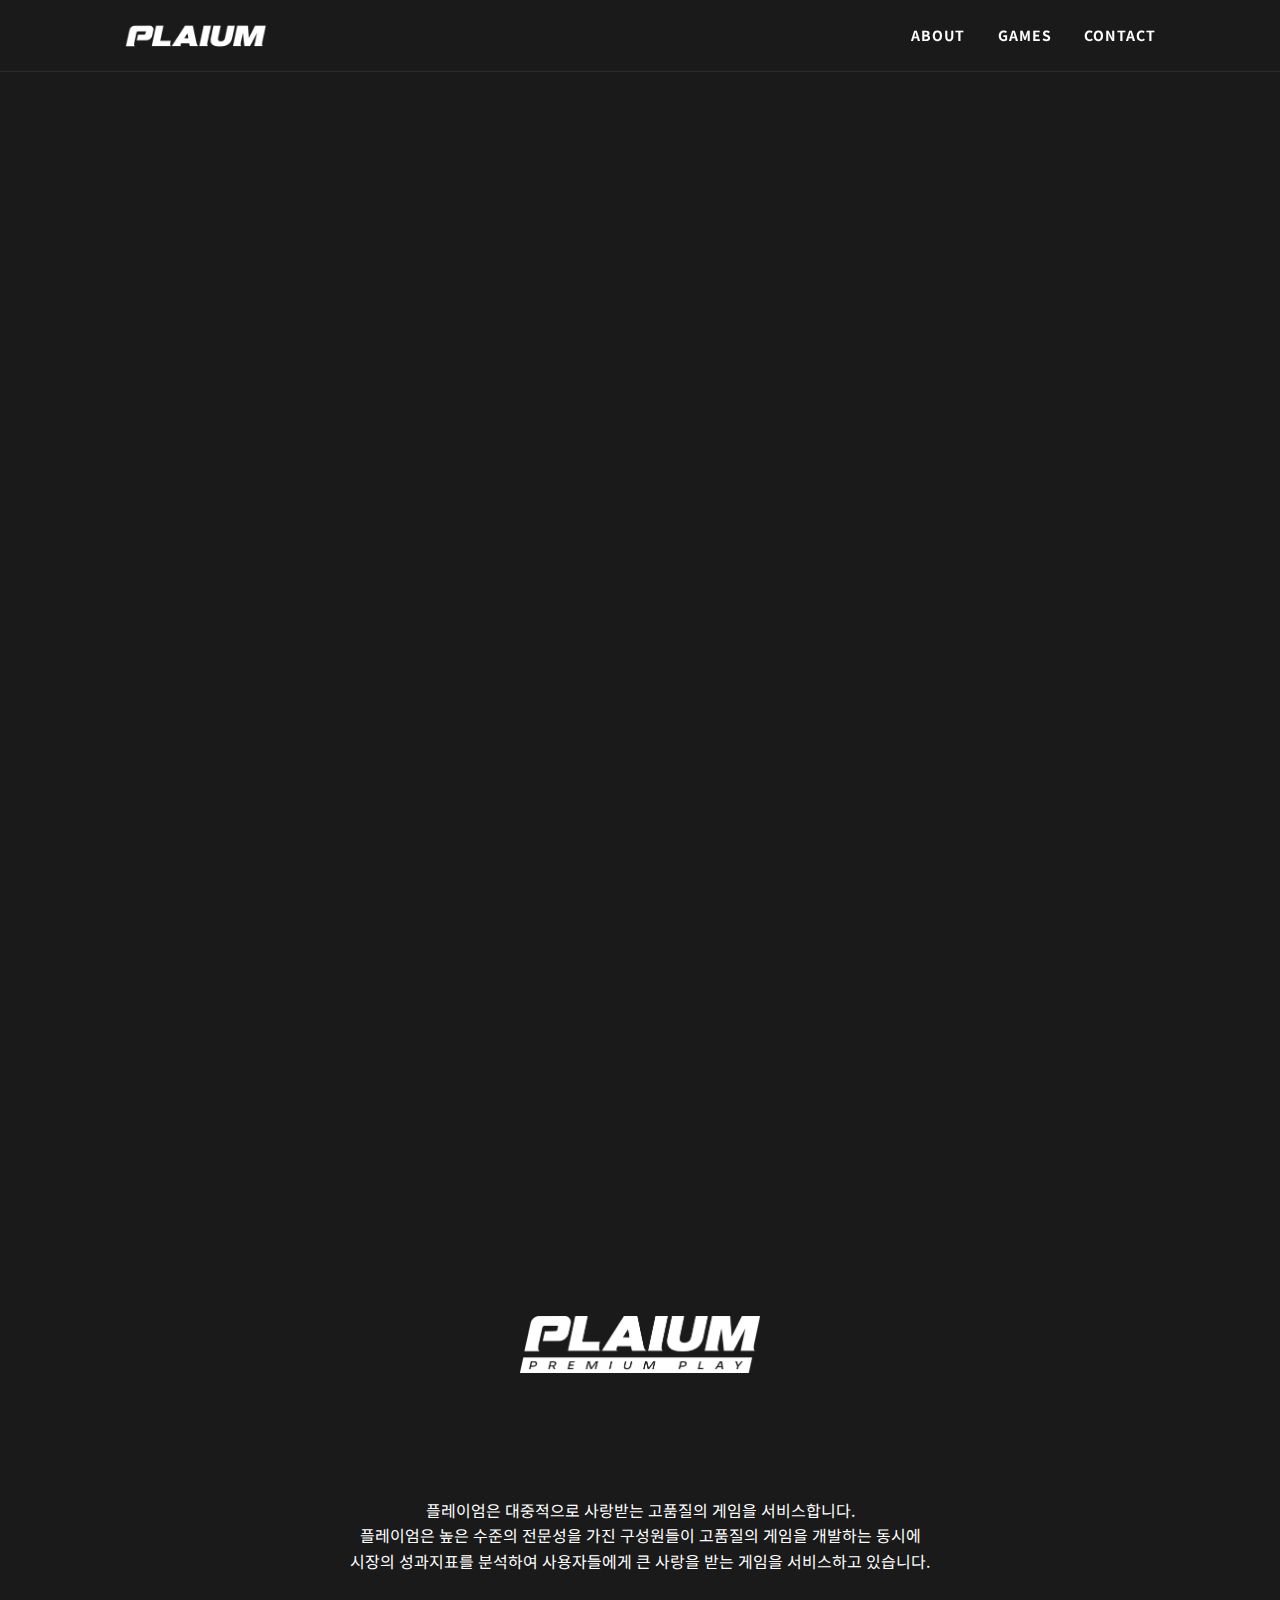
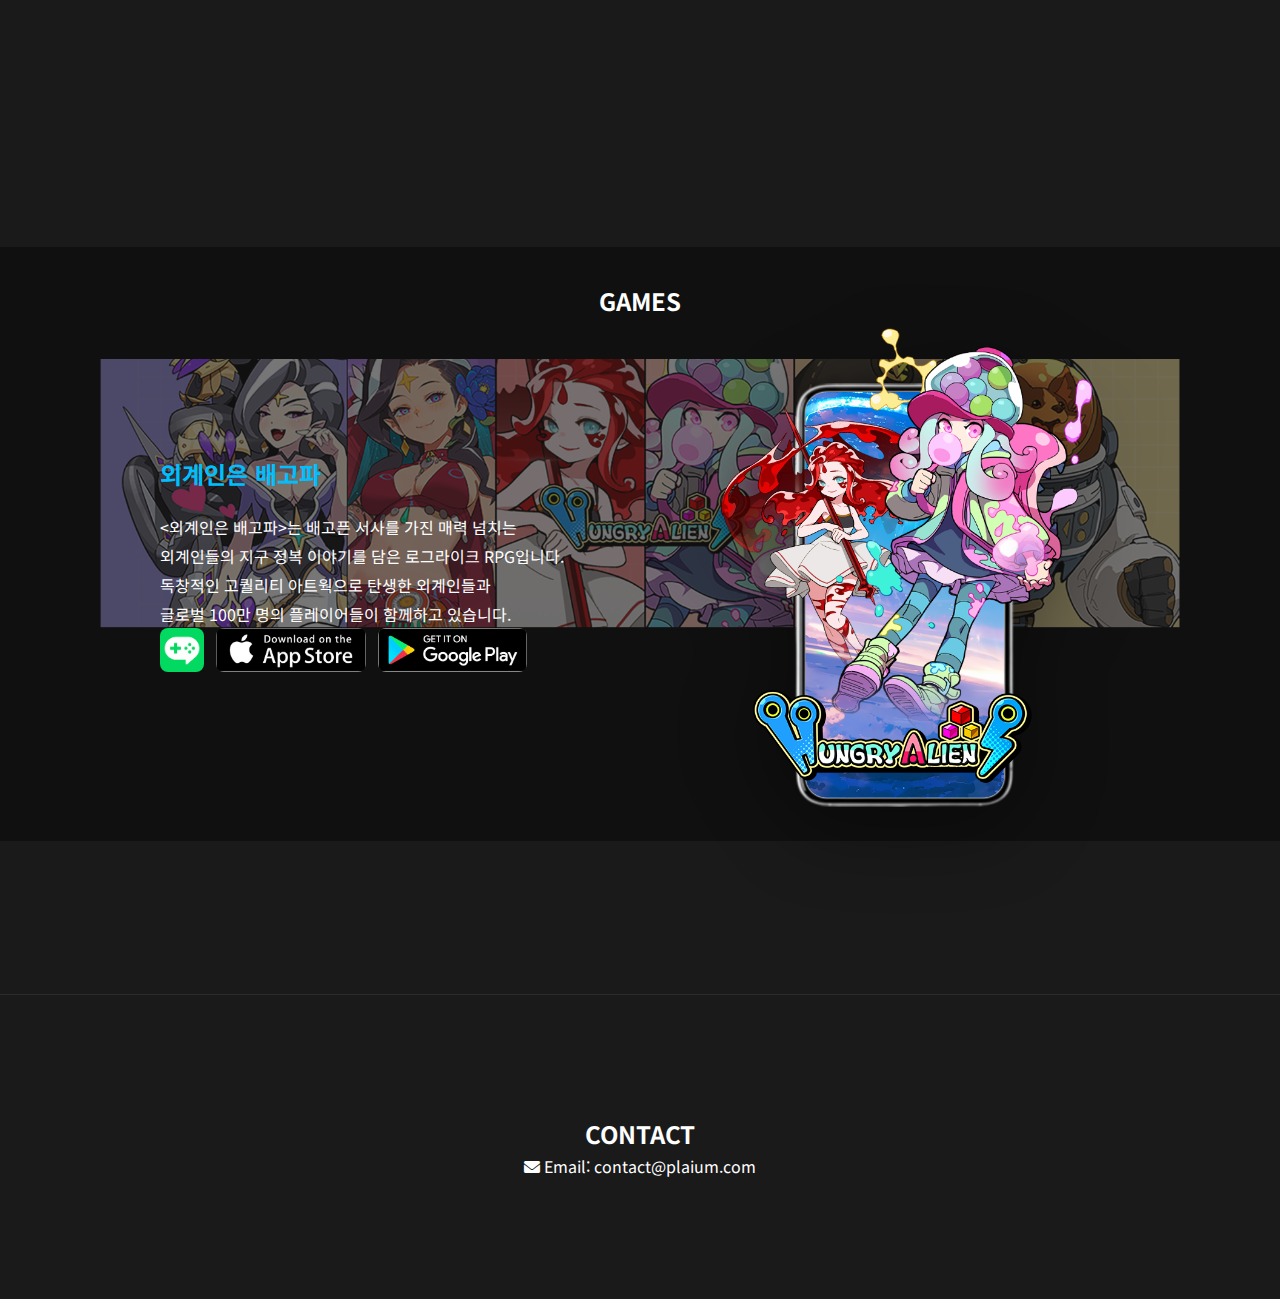
<file: index.html>
<!DOCTYPE html>
<html lang="ko">
<head>
  <meta charset="UTF-8" />
  <meta name="viewport" content="width=device-width, initial-scale=1.0" />
  <title>PLAIUM - 플레이엄</title>
  <link rel="stylesheet" href="css/style.css" />
  <link rel="preconnect" href="https://fonts.googleapis.com" />
  <link rel="preconnect" href="https://fonts.gstatic.com" crossorigin />
  <link href="https://fonts.googleapis.com/css2?family=Noto+Sans+KR:wght@300;400;700&display=swap" rel="stylesheet" />
  <link rel="stylesheet" href="https://cdnjs.cloudflare.com/ajax/libs/font-awesome/6.0.0-beta3/css/all.min.css" />
  <link rel="icon" href="./images/favicon-black.png" type="image/png" media="(prefers-color-scheme: light)" />
  <link rel="icon" href="./images/favicon-white.png" type="image/png" media="(prefers-color-scheme: dark)" />
</head>
<body>
  <header class="header">
    <nav class="navbar">
      <div class="logo">
        <a href="#about">
          <img src="./images/PLAIUM_BANNER_WH.png" alt="PLAIUM 로고" />
        </a>
      </div>
      <div class="nav-links">
        <a href="#about">ABOUT</a>
        <a href="#games">GAMES</a>
        <!-- <a href="#recruit">RECRUIT</a> -->
        <a href="#contact">CONTACT</a>
      </div>
      <div class="hamburger-menu">
        <div class="bar"></div>
        <div class="bar"></div>
        <div class="bar"></div>
      </div>
    </nav>
  </header>

  <section id="intro-section">
  <video muted loop autoplay playsinline id="intro-video">
    <source src="https://ha-servicedata.s3.ap-northeast-2.amazonaws.com/notice/hungryAliens_intro.mp4" type="video/mp4" />
  </video>
  </section>

  <section id="about" class="section">
  <br/><br/><br/><br/>
  <br/><br/><br/>
  <!-- <h2>ABOUT</h2> -->
  <br/><br/><br/>
  <img src="images/PLAIUM_PREMIUMPLAY.png" alt="PLAIUM 메인 로고" class="about-logo" />
  <p>
    <br/><br/><br/>
    플레이엄은 대중적으로 사랑받는 고품질의 게임을 서비스합니다.<br />
    플레이엄은 높은 수준의 전문성을 가진 구성원들이 고품질의 게임을 개발하는 동시에<br />
    시장의 성과지표를 분석하여 사용자들에게 큰 사랑을 받는 게임을 서비스하고 있습니다.
  </p>
  <!-- <div class="about-grid">
    <div class="about-img-wrapper">
      <img src="images/by4m.png" alt="회사 내부1" />
    </div>
    <div class="about-img-wrapper">
      <img src="images/by4m3.png" alt="회사 내부3" />
    </div>
  </div> -->
  </section>

  <section id="games" class="section">
    <h2 style="position: relative; z-index: 1;">GAMES</h2>
    <div class="games-container">
      <div class="games-text">
      <h2 style="color: #00bfff; font-weight: 700;">외계인은 배고파</h2>
      <p style="margin-top: 20px; line-height: 1.8;">
        &lt;외계인은 배고파&gt;는 배고픈 서사를 가진 매력 넘치는<br/>
        외계인들의 지구 정복 이야기를 담은 로그라이크 RPG입니다.<br/>
        독창적인 고퀄리티 아트웍으로 탄생한 외계인들과<br/>
        글로벌 100만 명의 플레이어들이 함께하고 있습니다.
      </p>
      <div class="games-buttons">
        <a href="https://game.naver.com/lounge/hungryaliens/home" target="_blank">
        <img src="images/lounge.png" alt="네이버 라운지" />
        </a>
        <a href="https://apps.apple.com/app/id6449141384" target="_blank">
        <img src="images/AppStoreIcon.png" alt="App Store" />
        </a>
        <a href="https://play.google.com/store/apps/details?id=com.DetailGames.HungryAliens" target="_blank">
        <img src="images/GooglePlayIcon.png" alt="Google Play" />
        </a>
      </div>
      </div>
      <div class="games-visual">
      <img src="images/hungry_aliens_mockup.png" alt="게임 일러스트" />
      </div>
    </div>
  </section>
  
  <!-- <section class="projectp-section">
  <div class="projectp-container">
    <div class="projectp-text">
    <h2 style="color: #00bfff; font-weight: 700;">PROJECT P</h2>
    <p>
      대형 IP를 활용한 캐주얼 모바일 게임
    </p>
    </div>
    <div class="projectp-logo">
    <img src="images/projectp_logo.png" alt="PROJECT P 로고" />
    </div>
  </div>
  </section> -->

  <!-- <section id="recruit" class="section">
  <h2>RECRUIT</h2>
    <p>플레이엄과 함께할 동료를 모집합니다.</p>
  </section> -->

  <section id="contact" class="section contact-section">
  <div class="container">
    <h2>CONTACT</h2>
    <div class="contact-info">
    <p><i class="fas fa-envelope"></i> Email: contact@plaium.com</p>
    </div>
  </div>
  </section>

  <script>
  // 기존 스크롤 이벤트 리스너
  window.addEventListener('scroll', () => {
    const header = document.querySelector('.header');
    if (window.scrollY > 10) {
    header.classList.add('scrolled');
    } else {
    header.classList.remove('scrolled');
    }
  });

  // 햄버거 메뉴 토글 기능 추가
  const hamburger = document.querySelector('.hamburger-menu');
  const navLinks = document.querySelector('.nav-links');

  hamburger.addEventListener('click', () => {
    navLinks.classList.toggle('active');
  });

  // 링크 클릭 시 메뉴 닫기
  navLinks.querySelectorAll('a').forEach(link => {
    link.addEventListener('click', () => {
    navLinks.classList.remove('active');
    });
  });
  </script>
  <style>    
  #games {
    position: relative;
    background: url('images/games_background.png') no-repeat center center;
    background-size: contain;
    background-color: #1a1a1a;
    min-height: 100vh;
    display: flex;
    flex-direction: column;
    justify-content: center;
  }

  #games::before {
    content: "";
    position: absolute;
    top: 0; left: 0; width: 100%; height: 100%;
    background-color: rgba(26, 26, 26, 0.6);
    z-index: 0;
  }
  </style>
</body>
</html>
</file>
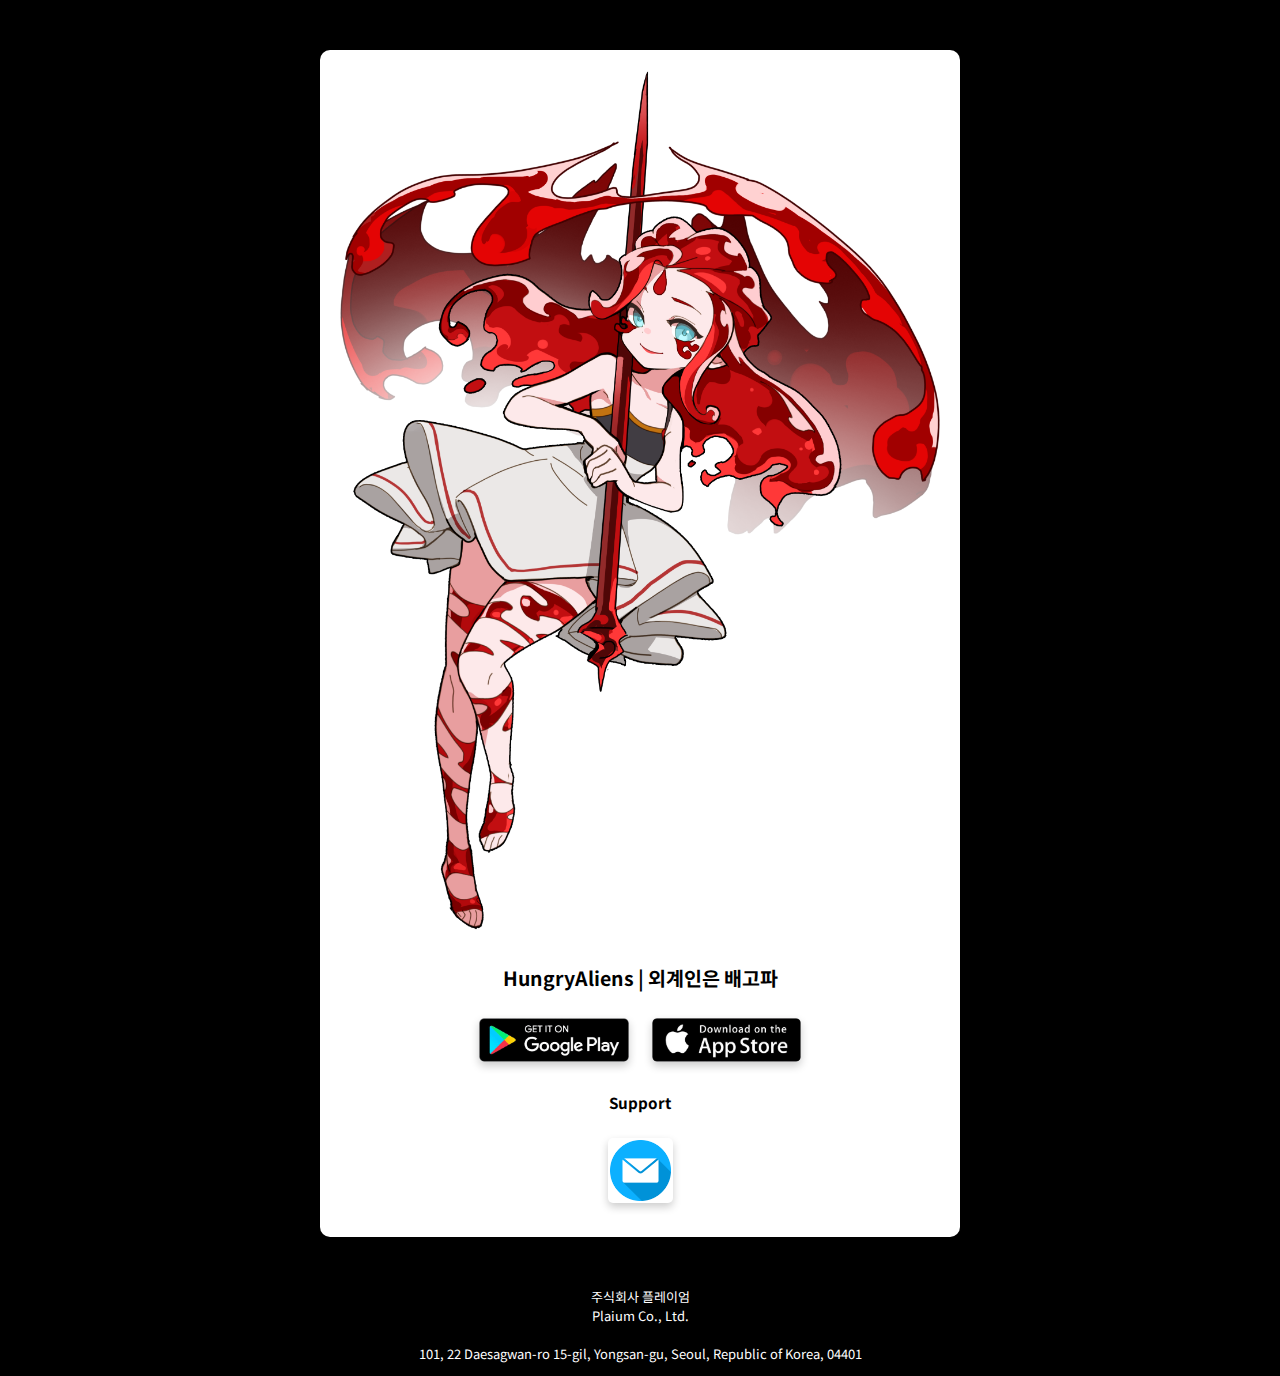
<file: HungryAliens.html>
<!DOCTYPE html>
<html>
<head>
  <link rel="preconnect" href="https://fonts.googleapis.com">
  <link rel="preconnect" href="https://fonts.gstatic.com" crossorigin="">
  <link rel="icon" href="./images/favicon-black.png" type="image/png" media="(prefers-color-scheme: light)" />
  <link rel="icon" href="./images/favicon-white.png" type="image/png" media="(prefers-color-scheme: dark)" />
  <link href="https://fonts.googleapis.com/css2?family=Noto+Sans+KR:wght@100..900&amp;display=swap" rel="stylesheet">
  <meta charset="UTF-8">
  <meta name="viewport" content="width=device-width, initial-scale=1.0">
  <title>HungryAliens | 외계인은 배고파</title>
  <style>
      body {
          color: white; /* Set text color to white */
          text-align: center; /* Center-align the text */
          font-size: 13px; /* Set the size of the text */
          font-family: 'Noto Sans KR', sans-serif; /* Use Noto Sans KR, with a fallback to any sans-serif font */
          margin: 0;
          padding: 0;
          background-color: #000000;
      }
      .container {
          max-width: 600px;
          margin: 50px auto;
          padding: 20px;
          color: black; /* Set text color to white */
          background-color: #fff;
          border-radius: 10px;
          box-shadow: 0px 4px 8px rgba(0, 0, 0, 0.2);
      }
      .game-title img {
          max-width: 100%;
          height: auto;
      }
      .button img {
          max-width: 150px; /* Set the max-width for the button images */
          height: auto;
          margin: 10px;
          border-radius: 5px;
          box-shadow: 0px 4px 8px rgba(0, 0, 0, 0.2); /* Optional: shadow for button images */
      }
      .company-info {
          color: white; /* Set text color to white */
          text-align: center; /* Center-align the text */
          font-size: 13px; /* Set the size of the text */
          font-family: 'Noto Sans KR', sans-serif; /* Use Noto Sans KR, with a fallback to any sans-serif font */
      }
  </style>
</head>

<body>
  <div class="container">
    <!-- Game Title Image -->
    <div class="game-title">
      <img src="./images/Ketchapi.png" alt="HungryAliens Title">
    </div>

    <h2>HungryAliens | 외계인은 배고파</h2>

    <!-- Store Buttons -->
    <a href="https://play.google.com/store/apps/details?id=com.DetailGames.HungryAliens" class="button"><img src="./images/Supports/GooglePlayIcon.png" alt="Google Play"></a>
     
    <a href="https://apps.apple.com/app/id6449141384" class="button"><img src="./images/Supports/AppStoreIcon.png" alt="Apple Store"></a>

    <h3>Support</h3>

    <!-- Support Buttons -->
    <a href="https://plaium.com/HungryAliens/CustomerService" class="button"><img width="65" src="./images/Supports/SupportMailIcon.png" alt="Support Console"></a>
  </div>

  <div class="company-info">
    <p>주식회사 플레이엄<br>
    Plaium Co., Ltd.<br><br>
    101, 22 Daesagwan-ro 15-gil, Yongsan-gu, Seoul, Republic of Korea, 04401</p> 
  </div>

</body>
</html>
</file>
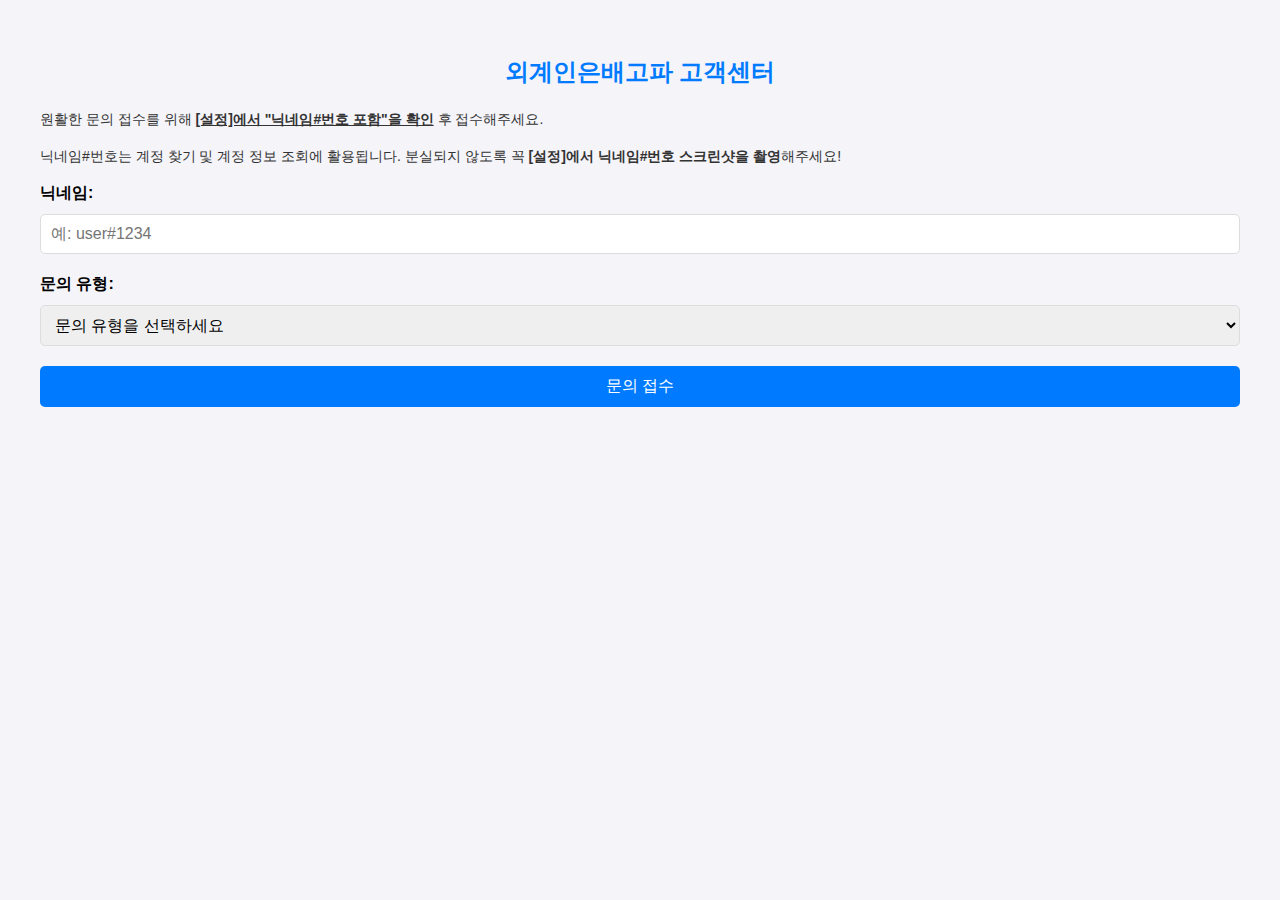
<file: HungryAliens/CustomerService.html>
<!DOCTYPE html>
<html lang="en">
<head>
    <meta charset="UTF-8">
    <meta name="viewport" content="width=device-width, initial-scale=1.0">
    <title>외계인은배고파 고객센터</title>
    <style>
        /* 전체 페이지 스타일 */
        body {
            font-family: Arial, sans-serif;
            margin: 20px;
            padding: 20px;
            background-color: #f4f4f9;
        }
    
        /* 제목 스타일 */
        h1 {
            color: #007BFF;
            font-size: 24px;
            text-align: center; /* 제목 중앙 정렬 */
            margin-bottom: 20px; /* 제목과 본문 간 간격 */
        }
    
        /* 본문 텍스트 스타일 */
        p {
            font-size: 14px; /* 본문 폰트 크기 */
            line-height: 1.6; /* 줄 간격 */
            color: #333; /* 텍스트 색상 */
            margin-bottom: 15px; /* 아래 간격 */
        }
    
        /* 레이블과 입력 필드 기본 스타일 */
        label {
            font-weight: bold;
            margin-top: 10px; /* 필드 간격 */
            display: block; /* 한 줄 차지 */
        }
    
        input, select, button {
            width: 100%; /* 필드 전체 넓이 */
            margin: 10px 0; /* 필드 간 간격 */
            padding: 10px; /* 안쪽 여백 */
            font-size: 16px; /* 폰트 크기 */
            border: 1px solid #ddd; /* 테두리 */
            border-radius: 5px; /* 둥근 모서리 */
            box-sizing: border-box; /* 넓이 계산 포함 */
        }
    
        /* 버튼 스타일 */
        button {
            background-color: #007BFF; /* 버튼 배경색 */
            color: white; /* 텍스트 색상 */
            cursor: pointer; /* 마우스 커서 변경 */
            border: none; /* 테두리 없음 */
            transition: background-color 0.3s ease; /* 호버 효과 */
        }
    
        button:hover {
            background-color: #0056b3; /* 호버 시 어두운 색상 */
        }
    
        /* 출력 박스 스타일 */
        .output {
            margin-top: 20px;
            padding: 15px;
            background-color: #ffffff;
            border: 1px solid #ddd;
            border-radius: 5px;
            box-shadow: 0 2px 5px rgba(0, 0, 0, 0.1); /* 그림자 효과 */
        }
    
        /* 링크 버튼 스타일 */
        .button-link {
            display: inline-block;
            margin: 10px 0;
            padding: 10px 20px;
            background-color: #007BFF;
            color: white;
            text-decoration: none;
            border-radius: 5px;
            font-size: 14px;
            text-align: center;
            transition: background-color 0.3s ease; /* 호버 효과 */
        }
    
        .button-link:hover {
            background-color: #0056b3; /* 호버 시 어두운 색상 */
        }
    
        /* 모바일 반응형 스타일 */
        @media (max-width: 600px) {
            body {
                padding: 10px;
            }
    
            input, select, button {
                font-size: 14px;
                padding: 8px;
            }
    
            h1 {
                font-size: 20px;
            }
    
            p {
                font-size: 10px;
            }
        }
    </style>
</head>
<body>
    <h1>외계인은배고파 고객센터</h1>
    <p>원활한 문의 접수를 위해 <strong><u>[설정]에서 "닉네임#번호 포함"을 확인</strong></u> 후 접수해주세요.</p>
    <p>닉네임#번호는 계정 찾기 및 계정 정보 조회에 활용됩니다. 분실되지 않도록 꼭 <strong>[설정]에서 닉네임#번호 스크린샷을 촬영</strong></u>해주세요!</p>

    <label for="nickname">닉네임:</label>
    <input type="text" id="nickname" placeholder="예: user#1234">

    <label for="category">문의 유형:</label>
    <select id="category">
        <option value="">문의 유형을 선택하세요</option>
        <option value="community">커뮤니티 안내</option>
        <option value="account">계정 문제</option>
        <option value="refund">결제취소/환불</option>
        <option value="bug">버그/오류 제보</option>
        <option value="etc">건의사항/기타</option>
    </select>

    <button onclick="handleInquiry()">문의 접수</button>

    <div id="output" class="output" style="display: none;">
        <p id="message"></p>
        <div id="links"></div>
    </div>

    <script> 
        function handleInquiry() {
            const nickname = document.getElementById('nickname').value.trim();
            const category = document.getElementById('category').value;
    
            // 닉네임이 입력되지 않았을 경우
            if (!nickname) {
                alert('닉네임을 입력해주세요.');
                return;
            }
    
            // 문의 유형이 선택되지 않았을 경우
            if (!category) {
                alert('문의 유형을 선택해주세요.');
                return;
            }
    
            let message = "";
            let links = "";
    
            if (category === "community") {
                message = `${nickname}님, 안녕하세요. 외계인은배고파 CS팀입니다.<br><br>
                외고파 공식 커뮤니티 페이지는 아래 버튼을 통해 확인 부탁드립니다.<br>
                <strong>이벤트, 패치노트 등 다양한 안내</strong>를 진행하고 있습니다!<br><br>감사합니다.`;
                links = `
                    <a href="https://discord.gg/BtEAGCUFaP" target="_blank" class="button-link">디스코드 방문하기</a><br>
                    <a href="https://game.naver.com/lounge/hungryaliens/home" target="_blank" class="button-link">네이버 게임 방문하기</a>
                `;
            } else if (category === "account") {
                message = `
                    ${nickname}님, 안녕하세요. 외계인은배고파 CS팀입니다.<br><br>
                    ID/PW 분실에 대해 아래와 같이 안내 드립니다.<br><br>
    
                    <strong>[ID 변경 문의]</strong><br>
                    한번 설정한 계정 연동 ID는 변경이 불가능합니다.<br><br>
    
                    <strong>[ID/PW 분실 문의]</strong><br>
                    ID/PW 분실은 고객센터로 아래 정보를 포함하여 문의접수를 주신다면,<br>
                    본인확인 완료 후 비밀번호 재설정에 도움을 드리겠습니다.<br><br>
    
                    <strong>1. 닉네임 : </strong><br>
                    <strong>2. 구글 결제 영수증 : </strong><br><br>
    
                    게임 접속이 불가능한 경우, 다른 디바이스에 접속 중인지 확인 부탁드리며,<br>
                    닉네임 정보와 함께 문의 접수 주시면 최대한 확인하여 안내 드리겠습니다.
                `;
                links = `
                    <a href="mailto:customerservice@plaium.com?subject=[계정] 문의 접수&body=1.닉네임 : ${nickname}%0D%0A2.구글 주문 번호(GPA 포함) : %0D%0A3.문의 내용 : " 
                       target="_blank" class="button-link">계정 분실 신청하기</a>
                `;
            } else if (category === "refund") {
                message = `
                    ${nickname}님, 안녕하세요. 외계인은배고파 CS팀입니다.<br><br>
                    <strong><u>결제 취소 요청은 재화를 사용하지 않은 상태에서 7일 이내</u></strong>에
                    <br>문의 접수를 주셔야 가능하며, 즉시 적용되는 상품은 환불이 되지 않습니다.<br><br>
    
                    결제 문의 접수 시 닉네임과 함께 아래 정보를 포함하여 문의 접수를 부탁드립니다.<br><br>
    
                    <strong>1. 구글 플레이스토어</strong><br>
                    (1) 결제 취소를 원하는 상품의 ‘구글 플레이스토어 거래 ID’ 확인<br>
                    → [구글 결제 센터 로그인] > [거래 내역] > 상품 선택 > 거래 ID 확인 (GPA.0000-0000-0000-00000 형식)<br>
                    (2) 아래 버튼을 클릭하여 문의 접수<br><br>
    
                    <strong>2. 애플 앱스토어</strong><br>
                    (1) 청약철회 대상 상품을 애플 고객센터로 직접 환불 요청<br>
                    → [애플 고객센터 로그인] > [문제 선택] > [환불 요청] > 환불 이유 선택 후 [다음] 선택 > 구입 항목 선택 후 [제출]<br>
                    (2) 환불이 완료되면, 환불 일자와 ‘환불됨’이 표시된 결제 내역 스크린샷을 첨부하여 문의 접수<br><br>
    
                    * <strong>문의 접수를 주지 않을 경우 결제 어뷰징으로 게임 영구 이용 제한이 걸릴 수 있습니다.</strong><br>
                `;
                links = `
                    <a href="mailto:customerservice@plaium.com?subject=[환불] 문의 접수&body=1.닉네임 : ${nickname}%0D%0A2.결제 상품명 : %0D%0A 3.주문 번호: %0D%0A 4.문의 내용 : " 
                    target="_blank" class="button-link">환불 신청하기</a>
                    <a href="https://payments.google.com/gp/w/home/signup?sctid=3988354970654911" target="_blank" class="button-link">구글 주문번호 확인</a>
                    <a href="https://idmsa.apple.com/IDMSWebAuth/signin?appIdKey=20379f32034f8867d352666ff2904d2152d5ff6843ee2db5ab5df863c14b1aef&path=%2F__logged_in%2Freportaproblem.apple.com&authResult=FAILED" target="_blank" class="button-link">애플 주문번호 확인</a>
                `;
            } else if (category === "bug") {
                message = `
                    ${nickname}님, 안녕하세요. 외계인은배고파 CS팀입니다.<br><br>
                    게임 이용에 불편을 드린 점 사과드립니다.<br><br>
                    보내주신 정보를 토대로 해당 오류에 대해 확인해보겠습니다.<br>
                    <strong><u>닉네임(#번호 포함), 발생 시간, 스크린샷</u></strong>을 함께 보내주실 경우,<br>
                    오류 원인 파악 및 수정에 많은 도움이 됩니다.<br><br>

                    다시 한번 게임 이용에 불편을 드린 점 사과드립니다.
                `;
                links = `
                    <a href="mailto:customerservice@plaium.com?subject=[오류] 문의 접수&body=1.닉네임 : ${nickname}%0D%0A2.오류 발생 시간 : %0D%0A3.오류 내용 : " 
                    target="_blank" class="button-link">버그/오류 제보하기</a>
                `;
            } else if (category === "etc") {
                message = `
                    ${nickname}님, 안녕하세요. 외계인은배고파 CS팀입니다.<br><br>
                
                    건의사항은 아래 문의하기로 보내주시면<br>
                    <strong><u>꼼꼼하게 확인하여 적용 가능하도록 노력</u></strong>하겠습니다.<br><br>
    
                    건의 사항 및 확정 여부에 대해서는 별도 답변이 나가지 않는 점 양해 부탁드리며,<br>
                    확정된 내용들은 패치노트를 통해 모든 정복자님께 안내 드리겠습니다. <br><br>
    
                    기타 문의사항의 경우 기타에 접수해주시면 감사하겠습니다.
                `;
                links = `
                    <a href="mailto:customerservice@plaium.com?subject=[건의] 문의 접수&body=1.닉네임 : ${nickname}%0D%0A2.문의 내용 : " 
                    target="_blank" class="button-link">건의사항 접수</a>
                    <a href="mailto:customerservice@plaium.com?subject=[기타] 문의 접수&body=1.닉네임 : ${nickname}%0D%0A2.문의 내용 : " 
                    target="_blank" class="button-link">기타 문의 접수</a>
                `;
            }
    
            const messageElement = document.getElementById('message');
            const linksElement = document.getElementById('links');
    
            // 필수 요소 존재 여부 확인
            if (!messageElement || !linksElement) {
                console.error('필수 HTML 요소가 존재하지 않습니다.');
                return;
            }
    
            // 출력 영역에 데이터 업데이트
            messageElement.innerHTML = message;
            linksElement.innerHTML = links;
            document.getElementById('output').style.display = "block";
        }
    </script>
    
    
    
      
</body>
</html>
</file>
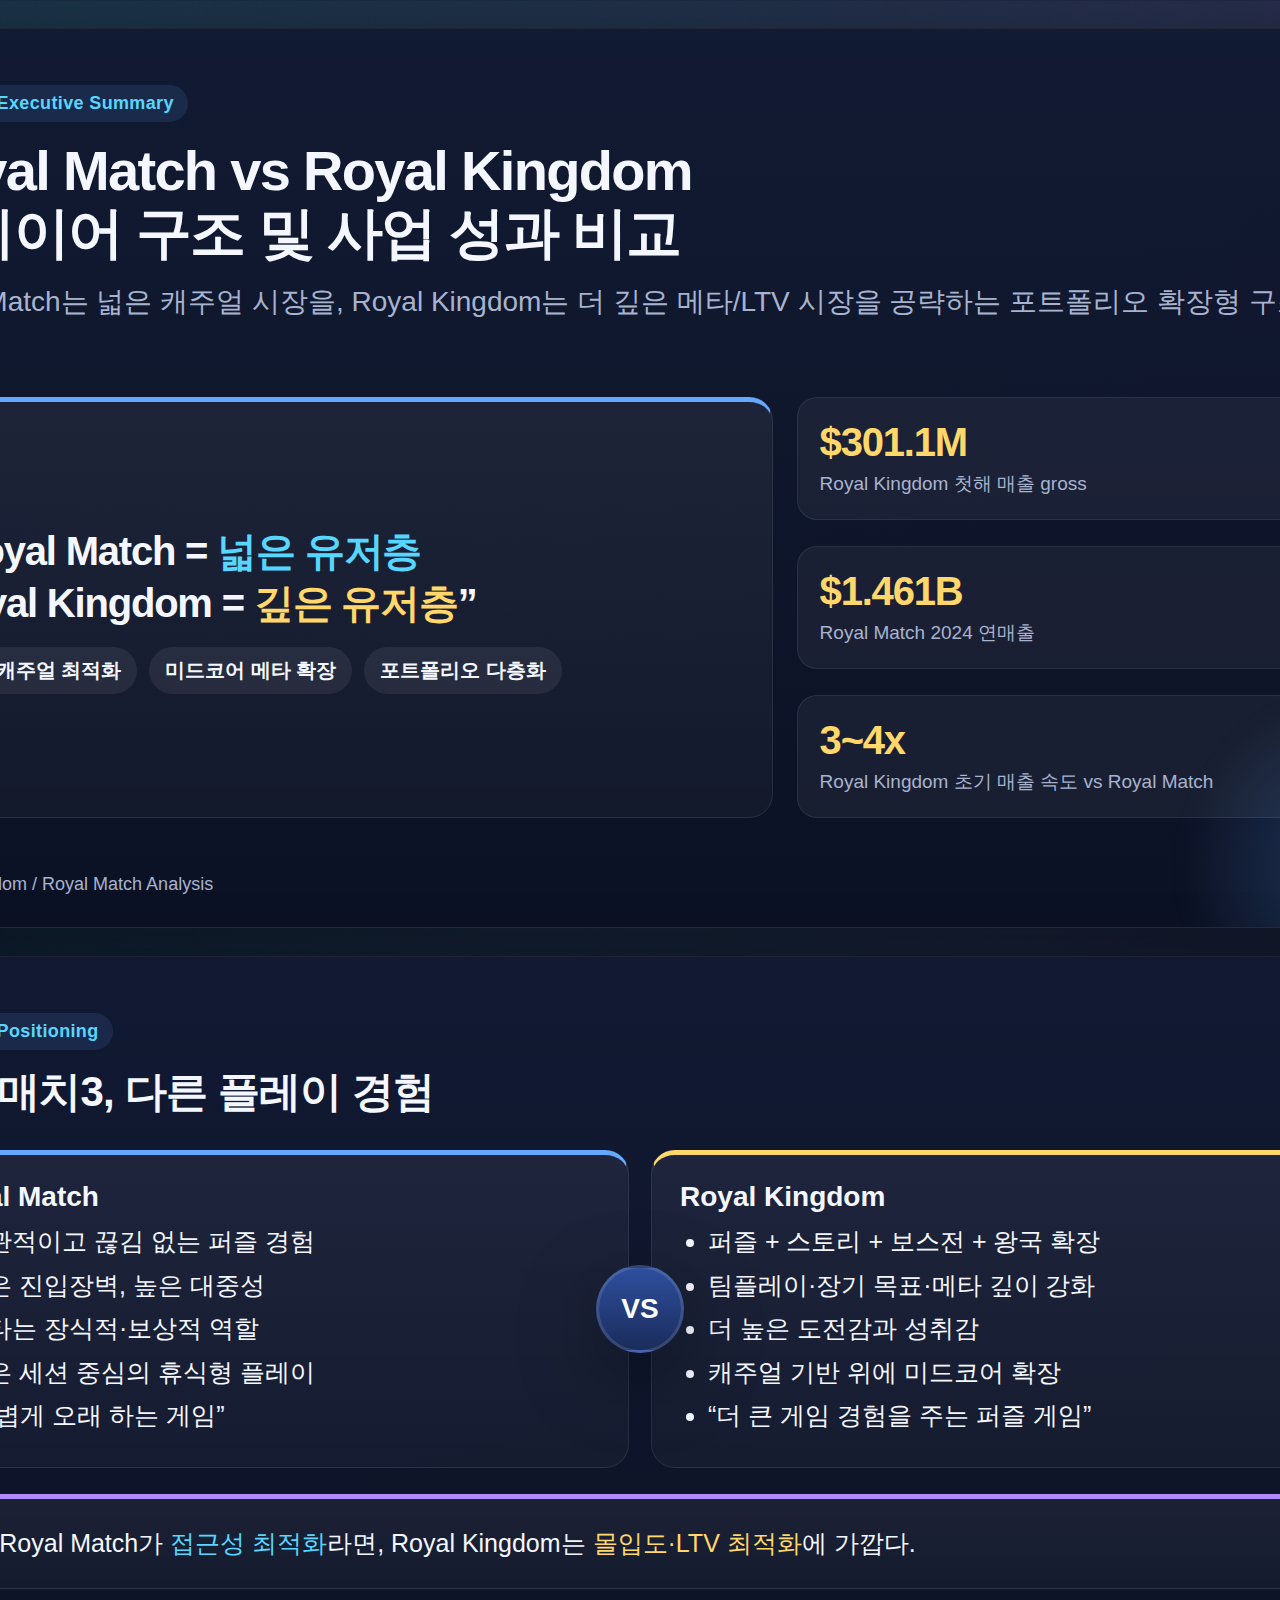
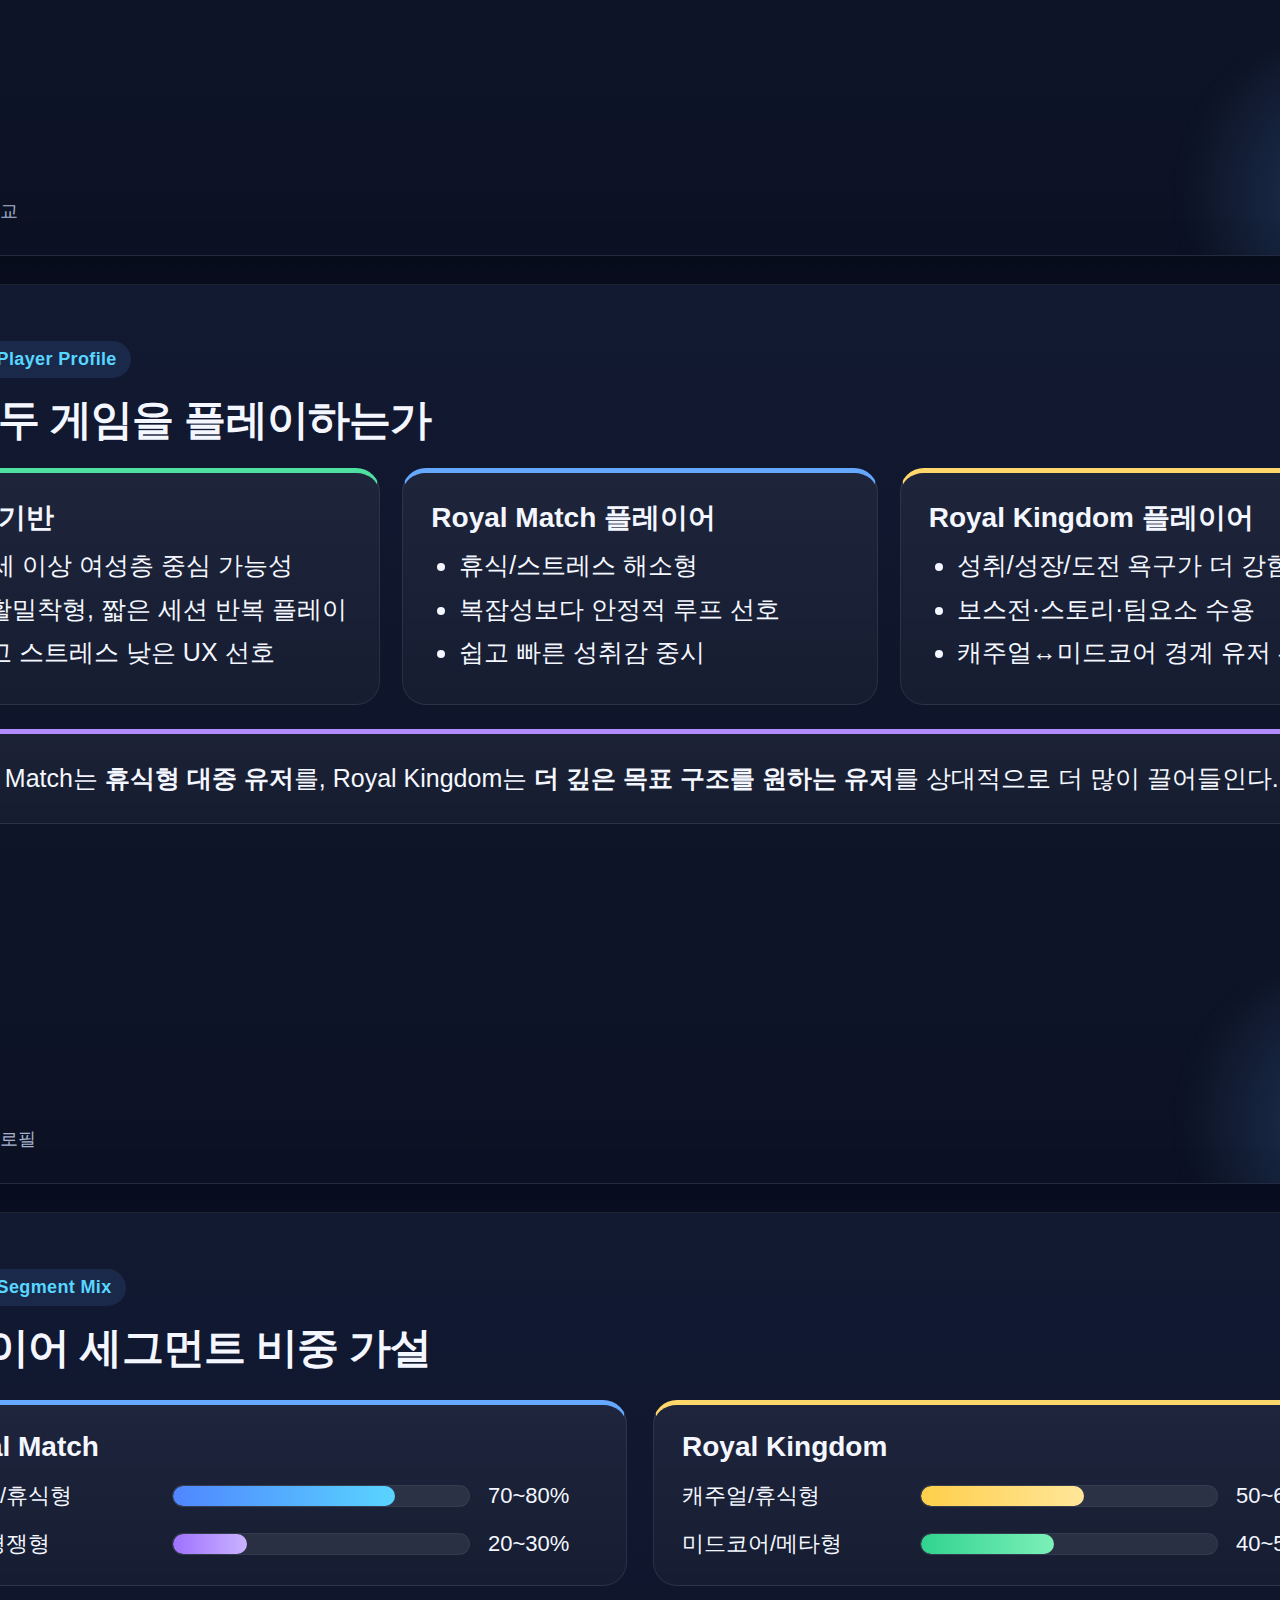
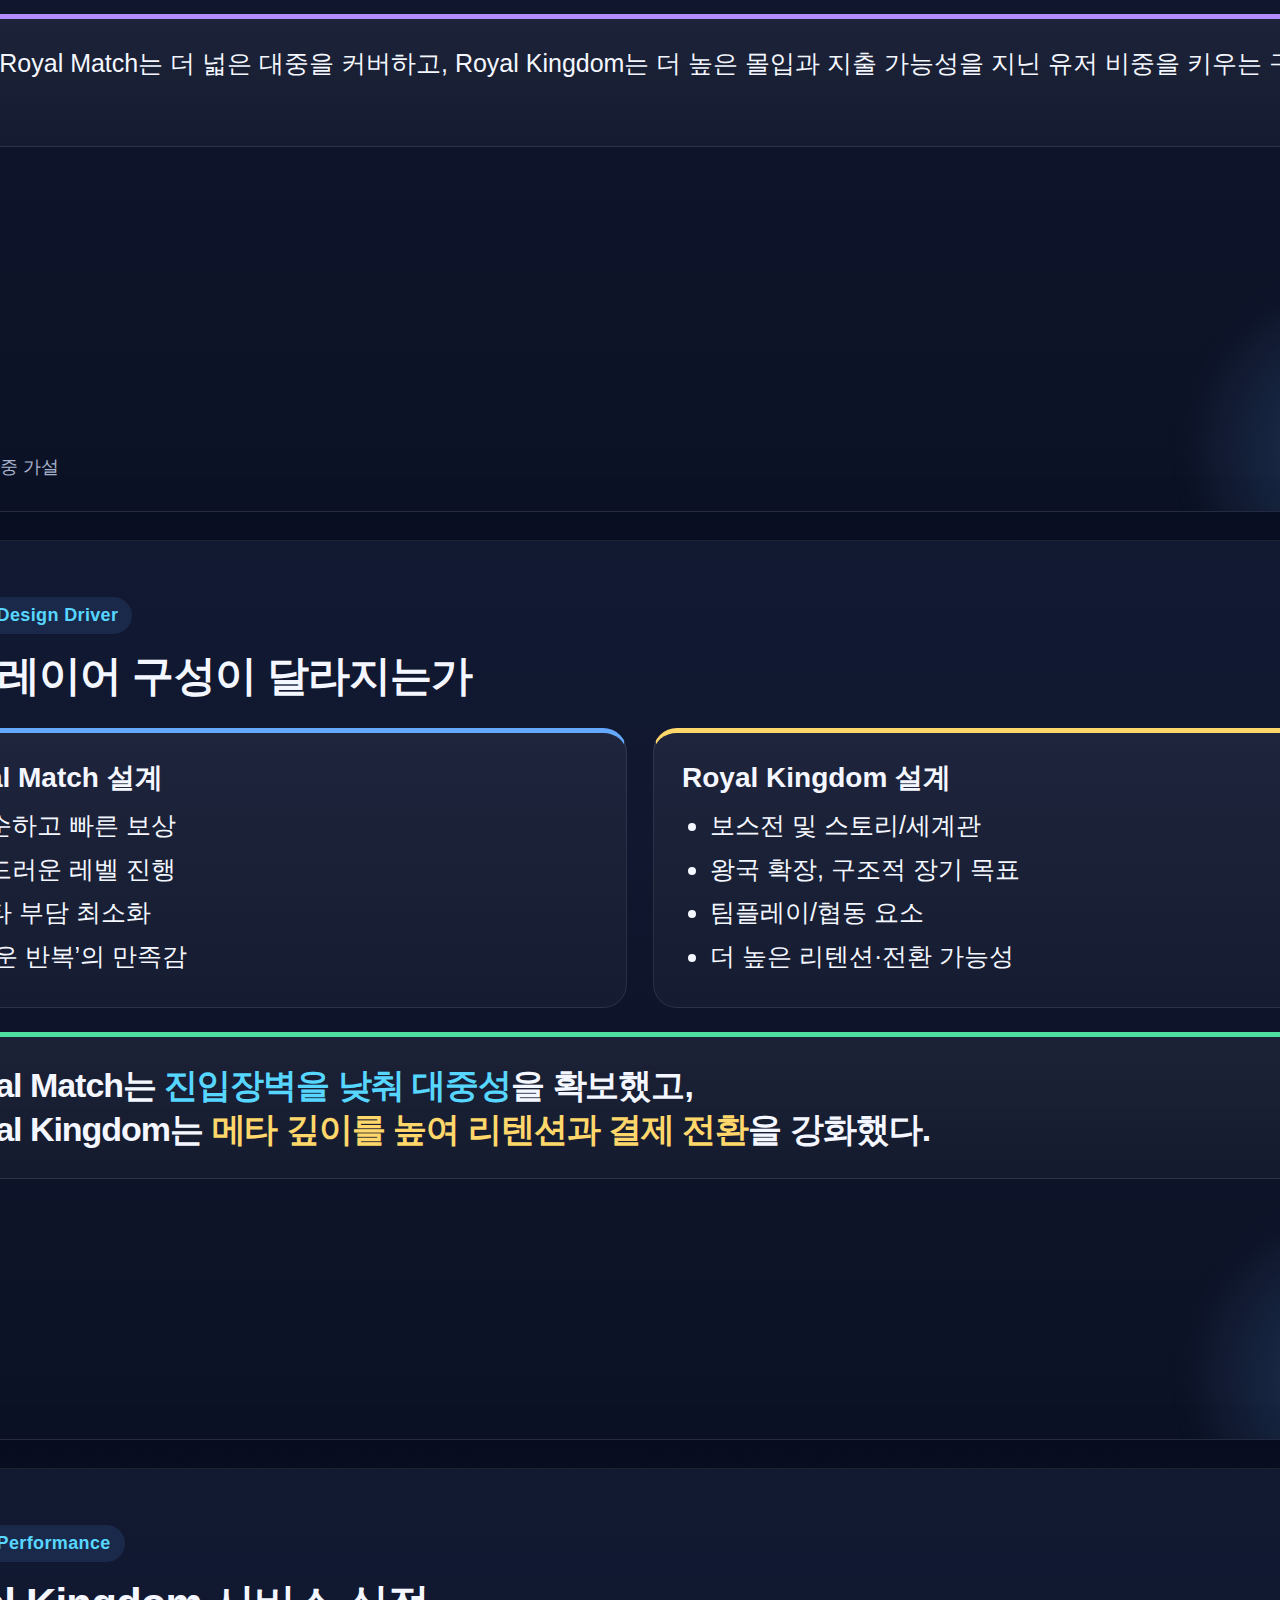
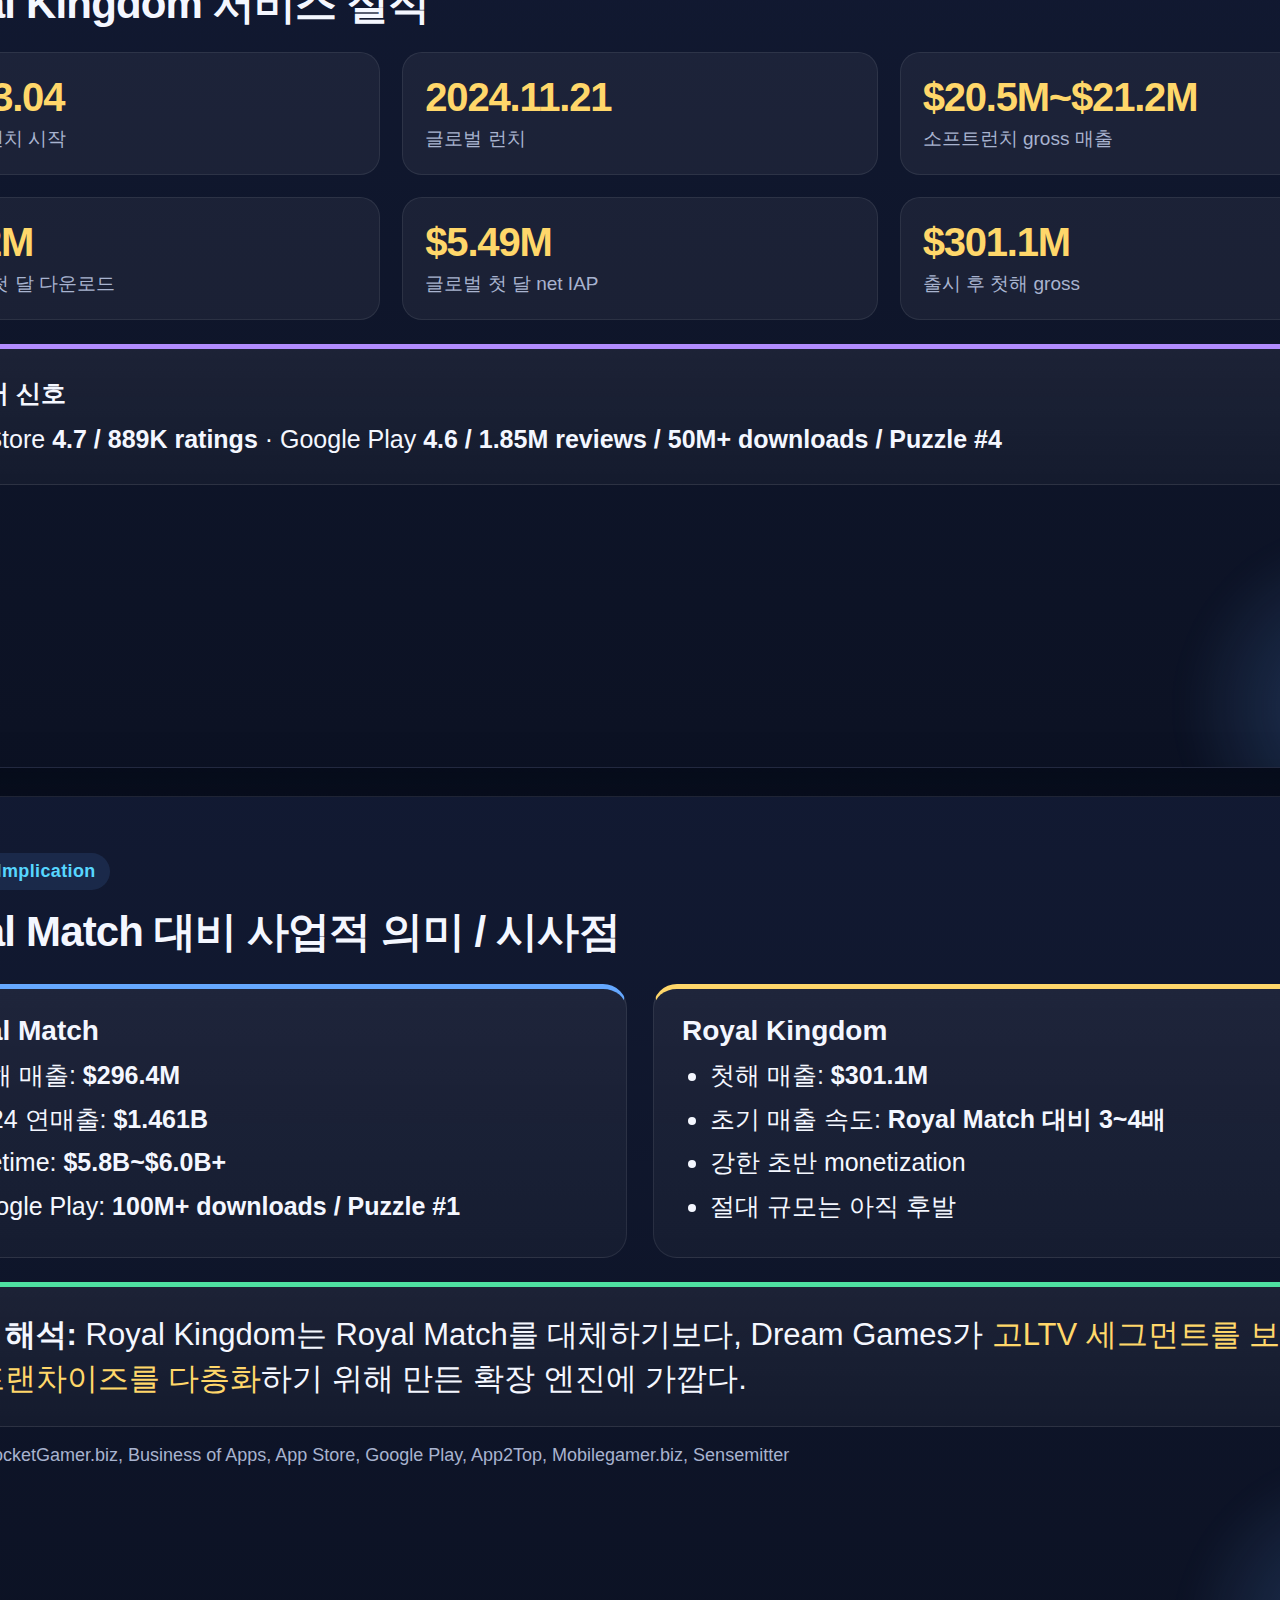
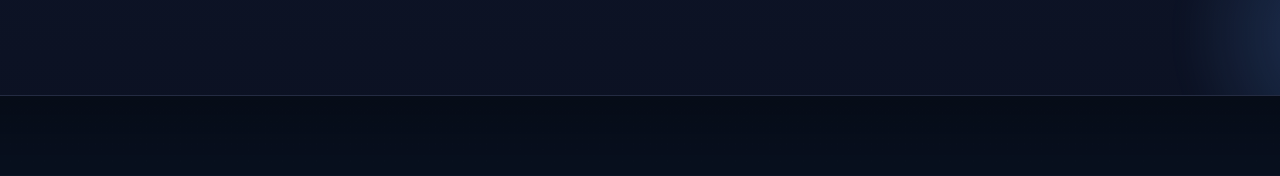
<file: inhouse/reports/royalkingdom_2026-03-12.html>
<!DOCTYPE html>
<html lang="ko">
<head>
  <meta charset="UTF-8" />
  <meta name="viewport" content="width=device-width, initial-scale=1.0" />
  <title>Royal Match vs Royal Kingdom - Slides</title>
  <style>
    :root {
      --bg: #0b1020;
      --panel: #121a33;
      --panel-2: #172141;
      --text: #f4f7ff;
      --muted: #a8b3cf;
      --blue: #65a8ff;
      --cyan: #57d6ff;
      --gold: #ffd76a;
      --green: #4ee0a1;
      --red: #ff8f8f;
      --purple: #b28cff;
      --shadow: 0 24px 80px rgba(0,0,0,.35);
    }
    * { box-sizing: border-box; }
    body {
      margin: 0;
      font-family: -apple-system, BlinkMacSystemFont, "Segoe UI", Roboto, "Noto Sans KR", Arial, sans-serif;
      background:
        radial-gradient(circle at top left, rgba(87,214,255,.16), transparent 28%),
        radial-gradient(circle at top right, rgba(178,140,255,.16), transparent 24%),
        linear-gradient(180deg, #09101d, #0d1430 60%, #08101f);
      color: var(--text);
    }
    .deck {
      padding: 28px 20px 80px;
      display: flex;
      flex-direction: column;
      align-items: center;
      gap: 28px;
    }
    .slide {
      width: 1600px;
      height: 900px;
      background: linear-gradient(180deg, rgba(18,26,51,.98), rgba(12,18,36,.98));
      border: 1px solid rgba(255,255,255,.08);
      border-radius: 28px;
      box-shadow: var(--shadow);
      padding: 56px 64px;
      position: relative;
      overflow: hidden;
    }
    .slide::after {
      content: "";
      position: absolute;
      inset: auto -100px -120px auto;
      width: 360px;
      height: 360px;
      background: radial-gradient(circle, rgba(101,168,255,.25), transparent 70%);
      filter: blur(12px);
      pointer-events: none;
    }
    .eyebrow {
      display: inline-block;
      padding: 8px 14px;
      border-radius: 999px;
      background: rgba(101,168,255,.12);
      color: var(--cyan);
      font-weight: 700;
      font-size: 18px;
      letter-spacing: .02em;
      margin-bottom: 18px;
    }
    h1 {
      margin: 0;
      font-size: 56px;
      line-height: 1.1;
      letter-spacing: -0.03em;
    }
    h2 {
      margin: 0 0 10px;
      font-size: 42px;
      line-height: 1.15;
      letter-spacing: -0.02em;
    }
    h3 {
      margin: 0 0 10px;
      font-size: 28px;
    }
    p, li {
      font-size: 25px;
      line-height: 1.5;
      color: var(--text);
    }
    .muted { color: var(--muted); }
    .lead {
      font-size: 28px;
      color: var(--muted);
      margin-top: 18px;
    }
    .grid-2 {
      display: grid;
      grid-template-columns: 1fr 1fr;
      gap: 26px;
      margin-top: 28px;
    }
    .grid-3 {
      display: grid;
      grid-template-columns: repeat(3, 1fr);
      gap: 22px;
      margin-top: 24px;
    }
    .card {
      background: linear-gradient(180deg, rgba(255,255,255,.06), rgba(255,255,255,.03));
      border: 1px solid rgba(255,255,255,.08);
      border-radius: 24px;
      padding: 26px 28px;
    }
    .accent-blue { border-top: 5px solid var(--blue); }
    .accent-gold { border-top: 5px solid var(--gold); }
    .accent-green { border-top: 5px solid var(--green); }
    .accent-purple { border-top: 5px solid var(--purple); }
    .pill-row { display:flex; gap:12px; flex-wrap:wrap; margin-top:18px; }
    .pill {
      padding: 10px 16px;
      border-radius: 999px;
      background: rgba(255,255,255,.07);
      color: var(--text);
      font-size: 20px;
      font-weight: 600;
    }
    ul { margin: 10px 0 0 0; padding-left: 28px; }
    .hero-box {
      margin-top: 32px;
      display: grid;
      grid-template-columns: 1.2fr .8fr;
      gap: 24px;
      align-items: stretch;
    }
    .big-quote {
      font-size: 40px;
      line-height: 1.3;
      font-weight: 800;
      letter-spacing: -0.03em;
    }
    .metric {
      display: flex;
      flex-direction: column;
      gap: 6px;
      padding: 22px;
      border-radius: 20px;
      background: rgba(255,255,255,.05);
      border: 1px solid rgba(255,255,255,.08);
    }
    .metric .value {
      font-size: 40px;
      font-weight: 800;
      color: var(--gold);
      letter-spacing: -0.03em;
    }
    .metric .label {
      font-size: 19px;
      color: var(--muted);
    }
    .bars {
      margin-top: 18px;
      display: flex;
      flex-direction: column;
      gap: 18px;
    }
    .bar-row { display:grid; grid-template-columns: 220px 1fr 110px; gap:18px; align-items:center; }
    .bar-label, .bar-val { font-size: 22px; }
    .bar-track {
      height: 22px;
      background: rgba(255,255,255,.08);
      border-radius: 999px;
      overflow: hidden;
      border: 1px solid rgba(255,255,255,.05);
    }
    .bar-fill { height:100%; border-radius:999px; }
    .blue { background: linear-gradient(90deg, #4f86ff, #59d4ff); }
    .gold { background: linear-gradient(90deg, #ffcf4a, #ffe69a); }
    .green { background: linear-gradient(90deg, #31d38f, #7cf0b9); }
    .purple { background: linear-gradient(90deg, #9e72ff, #cab3ff); }
    .compare {
      margin-top: 22px;
      display:grid;
      grid-template-columns: 1fr 1fr;
      gap: 22px;
    }
    .vs {
      position:absolute;
      top: 50%; left: 50%; transform: translate(-50%, -50%);
      width: 88px; height: 88px; border-radius: 50%;
      background: linear-gradient(180deg, #2e4f9f, #1b2c5b);
      border: 3px solid rgba(255,255,255,.12);
      display:flex; align-items:center; justify-content:center;
      font-size: 28px; font-weight: 900; color: #fff;
      box-shadow: var(--shadow);
    }
    .footer {
      position: absolute;
      left: 64px; right: 64px; bottom: 32px;
      display:flex; justify-content:space-between; align-items:center;
      color: var(--muted); font-size: 18px;
    }
    .source {
      font-size: 18px;
      color: var(--muted);
      margin-top: 18px;
    }
    .center { display:flex; flex-direction:column; justify-content:center; }
    .tight li { margin-bottom: 6px; }
    @media print {
      body { background: white; }
      .deck { padding: 0; gap: 0; }
      .slide { page-break-after: always; border-radius: 0; box-shadow: none; }
    }
  </style>
</head>
<body>
  <div class="deck">
    <section class="slide">
      <div class="eyebrow">Slide 1 · Executive Summary</div>
      <h1>Royal Match vs Royal Kingdom<br>플레이어 구조 및 사업 성과 비교</h1>
      <p class="lead">Royal Match는 넓은 캐주얼 시장을, Royal Kingdom는 더 깊은 메타/LTV 시장을 공략하는 포트폴리오 확장형 구조로 해석된다.</p>

      <div class="hero-box">
        <div class="card accent-blue center">
          <div class="big-quote">“Royal Match = <span style="color:var(--cyan)">넓은 유저층</span><br>Royal Kingdom = <span style="color:var(--gold)">깊은 유저층</span>”</div>
          <div class="pill-row">
            <div class="pill">대중 캐주얼 최적화</div>
            <div class="pill">미드코어 메타 확장</div>
            <div class="pill">포트폴리오 다층화</div>
          </div>
        </div>
        <div class="grid-2" style="grid-template-columns:1fr; margin-top:0;">
          <div class="metric"><div class="value">$301.1M</div><div class="label">Royal Kingdom 첫해 매출 gross</div></div>
          <div class="metric"><div class="value">$1.461B</div><div class="label">Royal Match 2024 연매출</div></div>
          <div class="metric"><div class="value">3~4x</div><div class="label">Royal Kingdom 초기 매출 속도 vs Royal Match</div></div>
        </div>
      </div>
      <div class="footer"><span>Royal Kingdom / Royal Match Analysis</span><span>1 / 7</span></div>
    </section>

    <section class="slide">
      <div class="eyebrow">Slide 2 · Positioning</div>
      <h2>같은 매치3, 다른 플레이 경험</h2>
      <div class="compare" style="position:relative; margin-top:34px;">
        <div class="card accent-blue">
          <h3>Royal Match</h3>
          <ul class="tight">
            <li>직관적이고 끊김 없는 퍼즐 경험</li>
            <li>낮은 진입장벽, 높은 대중성</li>
            <li>메타는 장식적·보상적 역할</li>
            <li>짧은 세션 중심의 휴식형 플레이</li>
            <li>“가볍게 오래 하는 게임”</li>
          </ul>
        </div>
        <div class="card accent-gold">
          <h3>Royal Kingdom</h3>
          <ul class="tight">
            <li>퍼즐 + 스토리 + 보스전 + 왕국 확장</li>
            <li>팀플레이·장기 목표·메타 깊이 강화</li>
            <li>더 높은 도전감과 성취감</li>
            <li>캐주얼 기반 위에 미드코어 확장</li>
            <li>“더 큰 게임 경험을 주는 퍼즐 게임”</li>
          </ul>
        </div>
        <div class="vs">VS</div>
      </div>
      <div class="card accent-purple" style="margin-top:26px;">
        <p style="margin:0;"><strong>핵심:</strong> Royal Match가 <span style="color:var(--cyan)">접근성 최적화</span>라면, Royal Kingdom는 <span style="color:var(--gold)">몰입도·LTV 최적화</span>에 가깝다.</p>
      </div>
      <div class="footer"><span>포지셔닝 비교</span><span>2 / 7</span></div>
    </section>

    <section class="slide">
      <div class="eyebrow">Slide 3 · Player Profile</div>
      <h2>누가 두 게임을 플레이하는가</h2>
      <div class="grid-3">
        <div class="card accent-green">
          <h3>공통 기반</h3>
          <ul class="tight">
            <li>35세 이상 여성층 중심 가능성</li>
            <li>생활밀착형, 짧은 세션 반복 플레이</li>
            <li>광고 스트레스 낮은 UX 선호</li>
          </ul>
        </div>
        <div class="card accent-blue">
          <h3>Royal Match 플레이어</h3>
          <ul class="tight">
            <li>휴식/스트레스 해소형</li>
            <li>복잡성보다 안정적 루프 선호</li>
            <li>쉽고 빠른 성취감 중시</li>
          </ul>
        </div>
        <div class="card accent-gold">
          <h3>Royal Kingdom 플레이어</h3>
          <ul class="tight">
            <li>성취/성장/도전 욕구가 더 강함</li>
            <li>보스전·스토리·팀요소 수용</li>
            <li>캐주얼↔미드코어 경계 유저 흡수</li>
          </ul>
        </div>
      </div>
      <div class="card accent-purple" style="margin-top:24px;">
        <p style="margin:0;">Royal Match는 <strong>휴식형 대중 유저</strong>를, Royal Kingdom는 <strong>더 깊은 목표 구조를 원하는 유저</strong>를 상대적으로 더 많이 끌어들인다.</p>
      </div>
      <div class="footer"><span>플레이어 프로필</span><span>3 / 7</span></div>
    </section>

    <section class="slide">
      <div class="eyebrow">Slide 4 · Segment Mix</div>
      <h2>플레이어 세그먼트 비중 가설</h2>
      <div class="grid-2">
        <div class="card accent-blue">
          <h3>Royal Match</h3>
          <div class="bars">
            <div class="bar-row"><div class="bar-label">캐주얼/휴식형</div><div class="bar-track"><div class="bar-fill blue" style="width:75%"></div></div><div class="bar-val">70~80%</div></div>
            <div class="bar-row"><div class="bar-label">코어/경쟁형</div><div class="bar-track"><div class="bar-fill purple" style="width:25%"></div></div><div class="bar-val">20~30%</div></div>
          </div>
        </div>
        <div class="card accent-gold">
          <h3>Royal Kingdom</h3>
          <div class="bars">
            <div class="bar-row"><div class="bar-label">캐주얼/휴식형</div><div class="bar-track"><div class="bar-fill gold" style="width:55%"></div></div><div class="bar-val">50~60%</div></div>
            <div class="bar-row"><div class="bar-label">미드코어/메타형</div><div class="bar-track"><div class="bar-fill green" style="width:45%"></div></div><div class="bar-val">40~50%</div></div>
          </div>
        </div>
      </div>
      <div class="card accent-purple" style="margin-top:28px;">
        <p style="margin:0;"><strong>해석:</strong> Royal Match는 더 넓은 대중을 커버하고, Royal Kingdom는 더 높은 몰입과 지출 가능성을 지닌 유저 비중을 키우는 구조다.</p>
      </div>
      <div class="footer"><span>세그먼트 비중 가설</span><span>4 / 7</span></div>
    </section>

    <section class="slide">
      <div class="eyebrow">Slide 5 · Design Driver</div>
      <h2>왜 플레이어 구성이 달라지는가</h2>
      <div class="grid-2">
        <div class="card accent-blue">
          <h3>Royal Match 설계</h3>
          <ul class="tight">
            <li>단순하고 빠른 보상</li>
            <li>부드러운 레벨 진행</li>
            <li>메타 부담 최소화</li>
            <li>‘쉬운 반복’의 만족감</li>
          </ul>
        </div>
        <div class="card accent-gold">
          <h3>Royal Kingdom 설계</h3>
          <ul class="tight">
            <li>보스전 및 스토리/세계관</li>
            <li>왕국 확장, 구조적 장기 목표</li>
            <li>팀플레이/협동 요소</li>
            <li>더 높은 리텐션·전환 가능성</li>
          </ul>
        </div>
      </div>
      <div class="hero-box" style="grid-template-columns:1fr; margin-top:24px;">
        <div class="card accent-green center">
          <div class="big-quote" style="font-size:34px;">Royal Match는 <span style="color:var(--cyan)">진입장벽을 낮춰 대중성</span>을 확보했고,<br>Royal Kingdom는 <span style="color:var(--gold)">메타 깊이를 높여 리텐션과 결제 전환</span>을 강화했다.</div>
        </div>
      </div>
      <div class="footer"><span>설계 차이</span><span>5 / 7</span></div>
    </section>

    <section class="slide">
      <div class="eyebrow">Slide 6 · Performance</div>
      <h2>Royal Kingdom 서비스 실적</h2>
      <div class="grid-3">
        <div class="metric"><div class="value">2023.04</div><div class="label">소프트런치 시작</div></div>
        <div class="metric"><div class="value">2024.11.21</div><div class="label">글로벌 런치</div></div>
        <div class="metric"><div class="value">$20.5M~$21.2M</div><div class="label">소프트런치 gross 매출</div></div>
        <div class="metric"><div class="value">4.12M</div><div class="label">글로벌 첫 달 다운로드</div></div>
        <div class="metric"><div class="value">$5.49M</div><div class="label">글로벌 첫 달 net IAP</div></div>
        <div class="metric"><div class="value">$301.1M</div><div class="label">출시 후 첫해 gross</div></div>
      </div>
      <div class="card accent-purple" style="margin-top:24px;">
        <p style="margin:0 0 8px;"><strong>스토어 신호</strong></p>
        <p style="margin:0;">App Store <strong>4.7 / 889K ratings</strong> · Google Play <strong>4.6 / 1.85M reviews / 50M+ downloads / Puzzle #4</strong></p>
      </div>
      <div class="footer"><span>서비스 실적</span><span>6 / 7</span></div>
    </section>

    <section class="slide">
      <div class="eyebrow">Slide 7 · Implication</div>
      <h2>Royal Match 대비 사업적 의미 / 시사점</h2>
      <div class="grid-2">
        <div class="card accent-blue">
          <h3>Royal Match</h3>
          <ul class="tight">
            <li>첫해 매출: <strong>$296.4M</strong></li>
            <li>2024 연매출: <strong>$1.461B</strong></li>
            <li>Lifetime: <strong>$5.8B~$6.0B+</strong></li>
            <li>Google Play: <strong>100M+ downloads / Puzzle #1</strong></li>
          </ul>
        </div>
        <div class="card accent-gold">
          <h3>Royal Kingdom</h3>
          <ul class="tight">
            <li>첫해 매출: <strong>$301.1M</strong></li>
            <li>초기 매출 속도: <strong>Royal Match 대비 3~4배</strong></li>
            <li>강한 초반 monetization</li>
            <li>절대 규모는 아직 후발</li>
          </ul>
        </div>
      </div>
      <div class="card accent-green" style="margin-top:24px;">
        <p style="margin:0; font-size:31px; line-height:1.4;"><strong>최종 해석:</strong> Royal Kingdom는 Royal Match를 대체하기보다, Dream Games가 <span style="color:var(--gold)">고LTV 세그먼트를 보강하고 프랜차이즈를 다층화</span>하기 위해 만든 확장 엔진에 가깝다.</p>
      </div>
      <div class="source">Sources: PocketGamer.biz, Business of Apps, App Store, Google Play, App2Top, Mobilegamer.biz, Sensemitter</div>
      <div class="footer"><span>시사점</span><span>7 / 7</span></div>
    </section>
  </div>
</body>
</html>
</file>
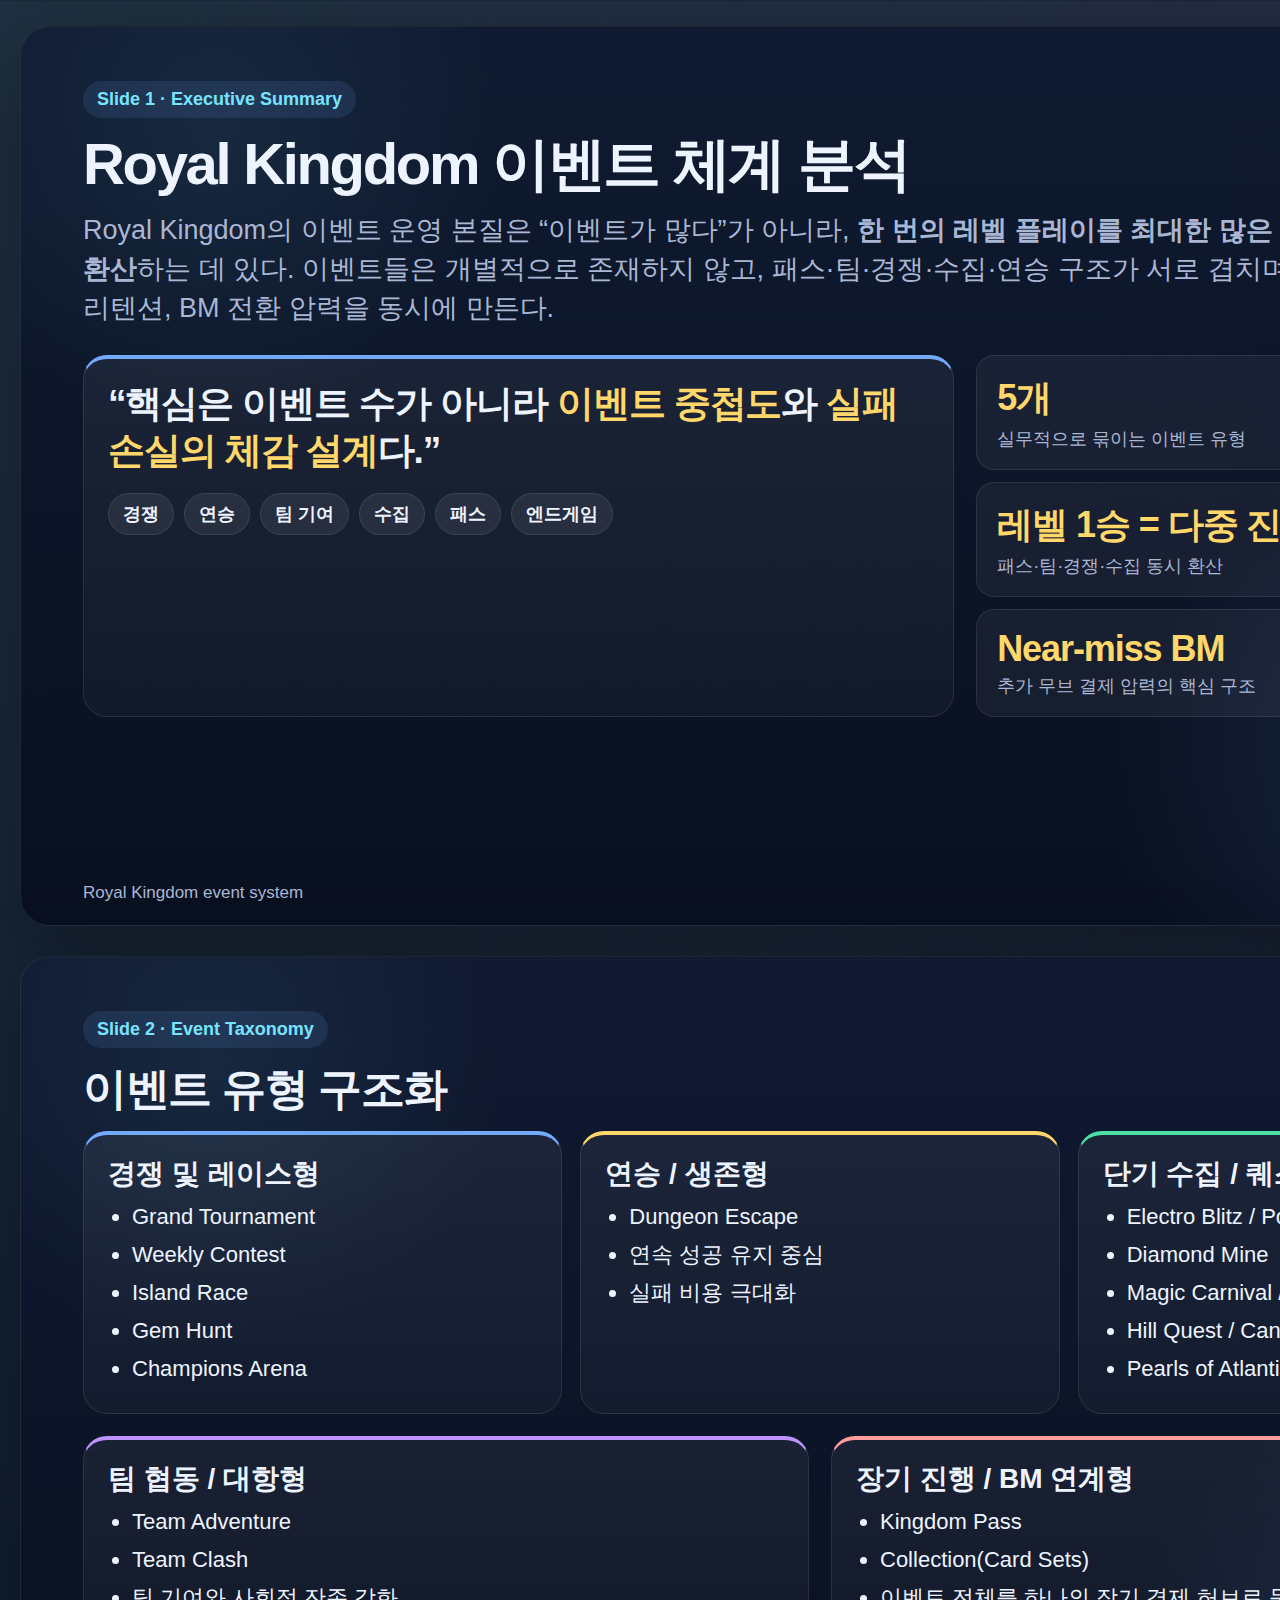
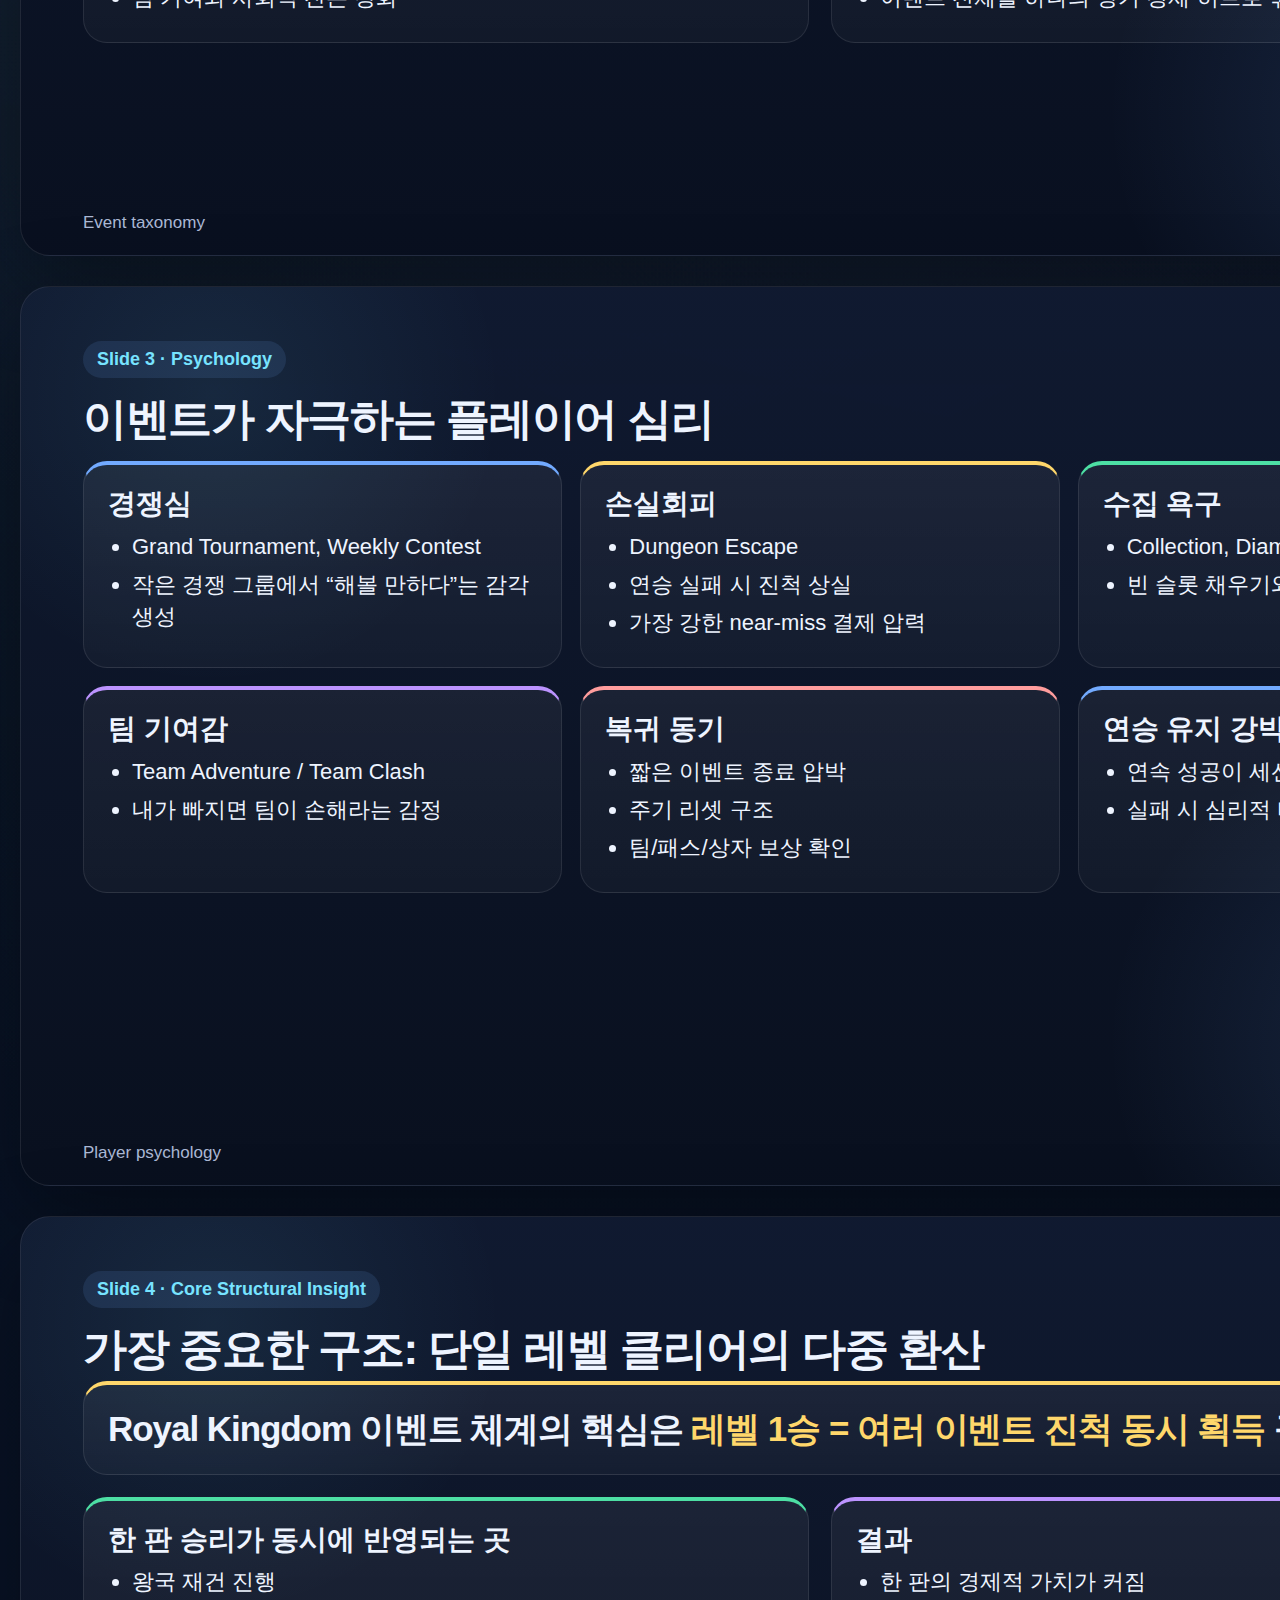
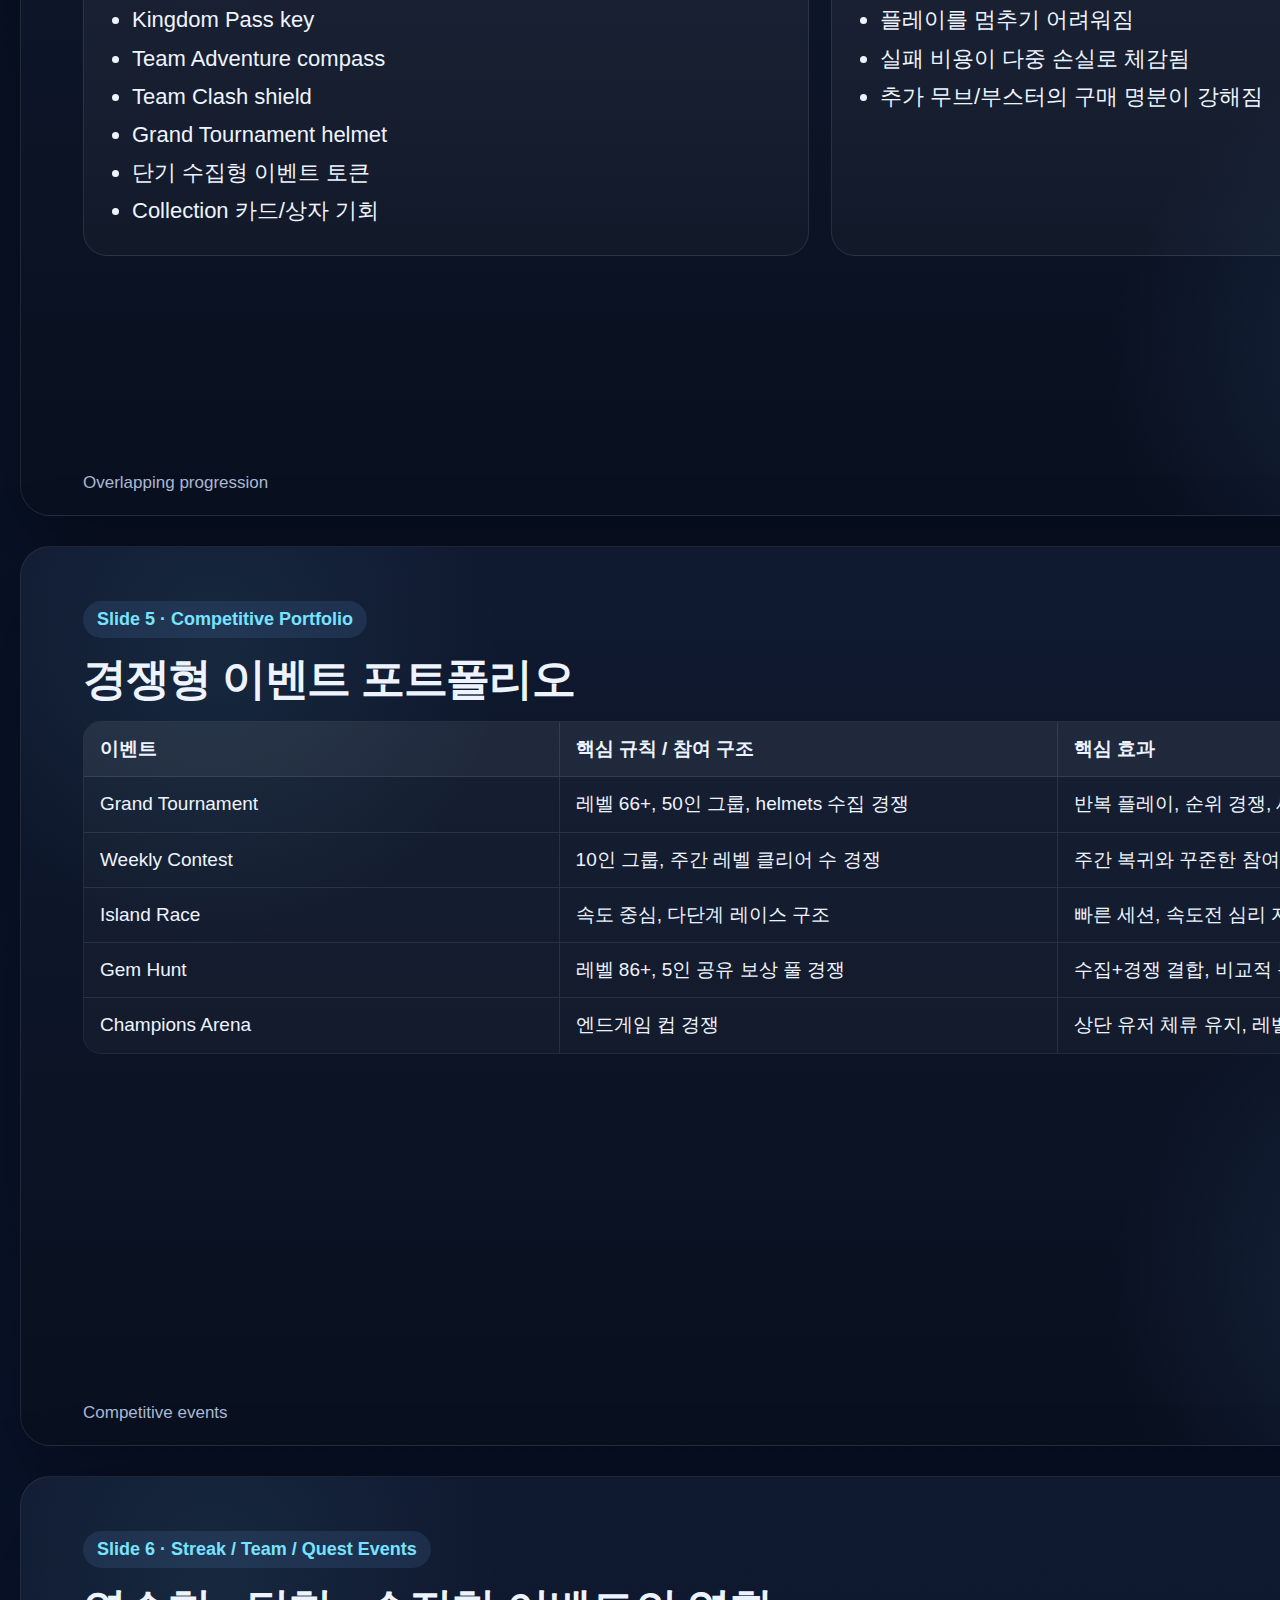
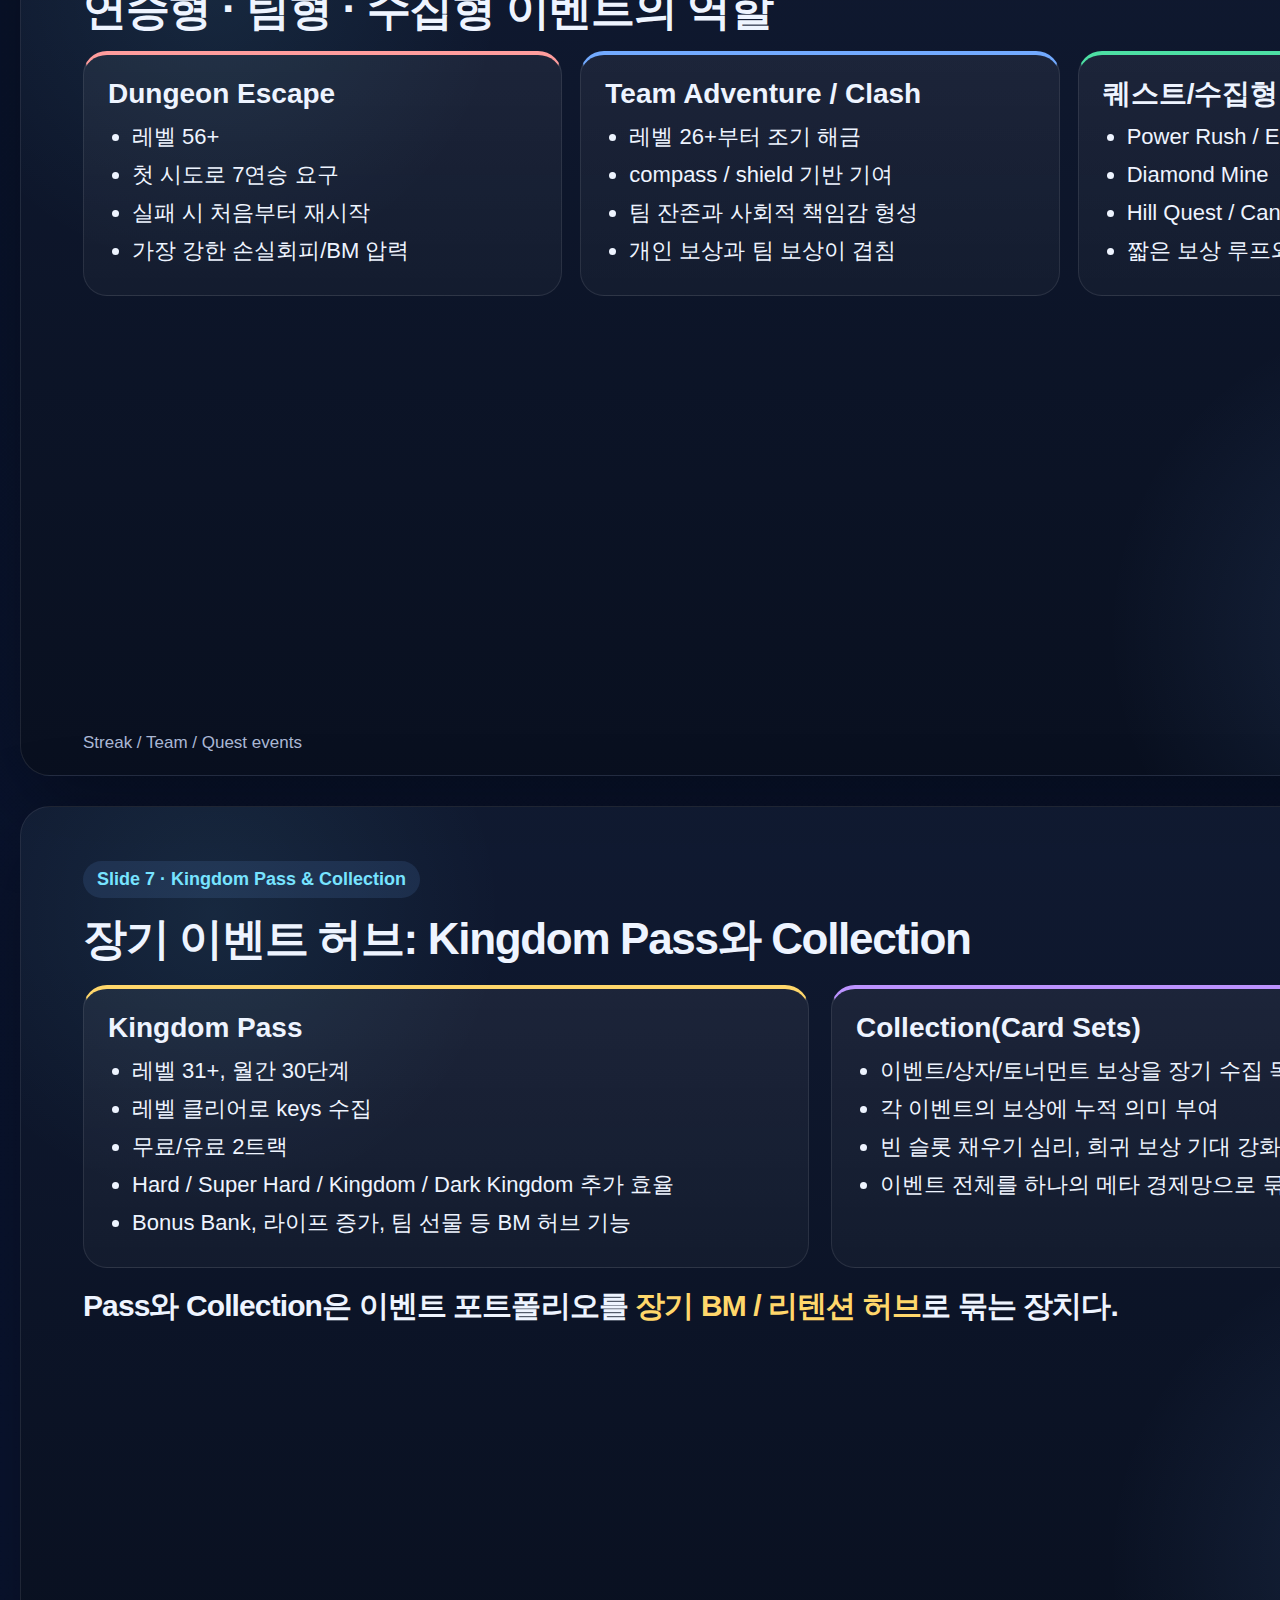
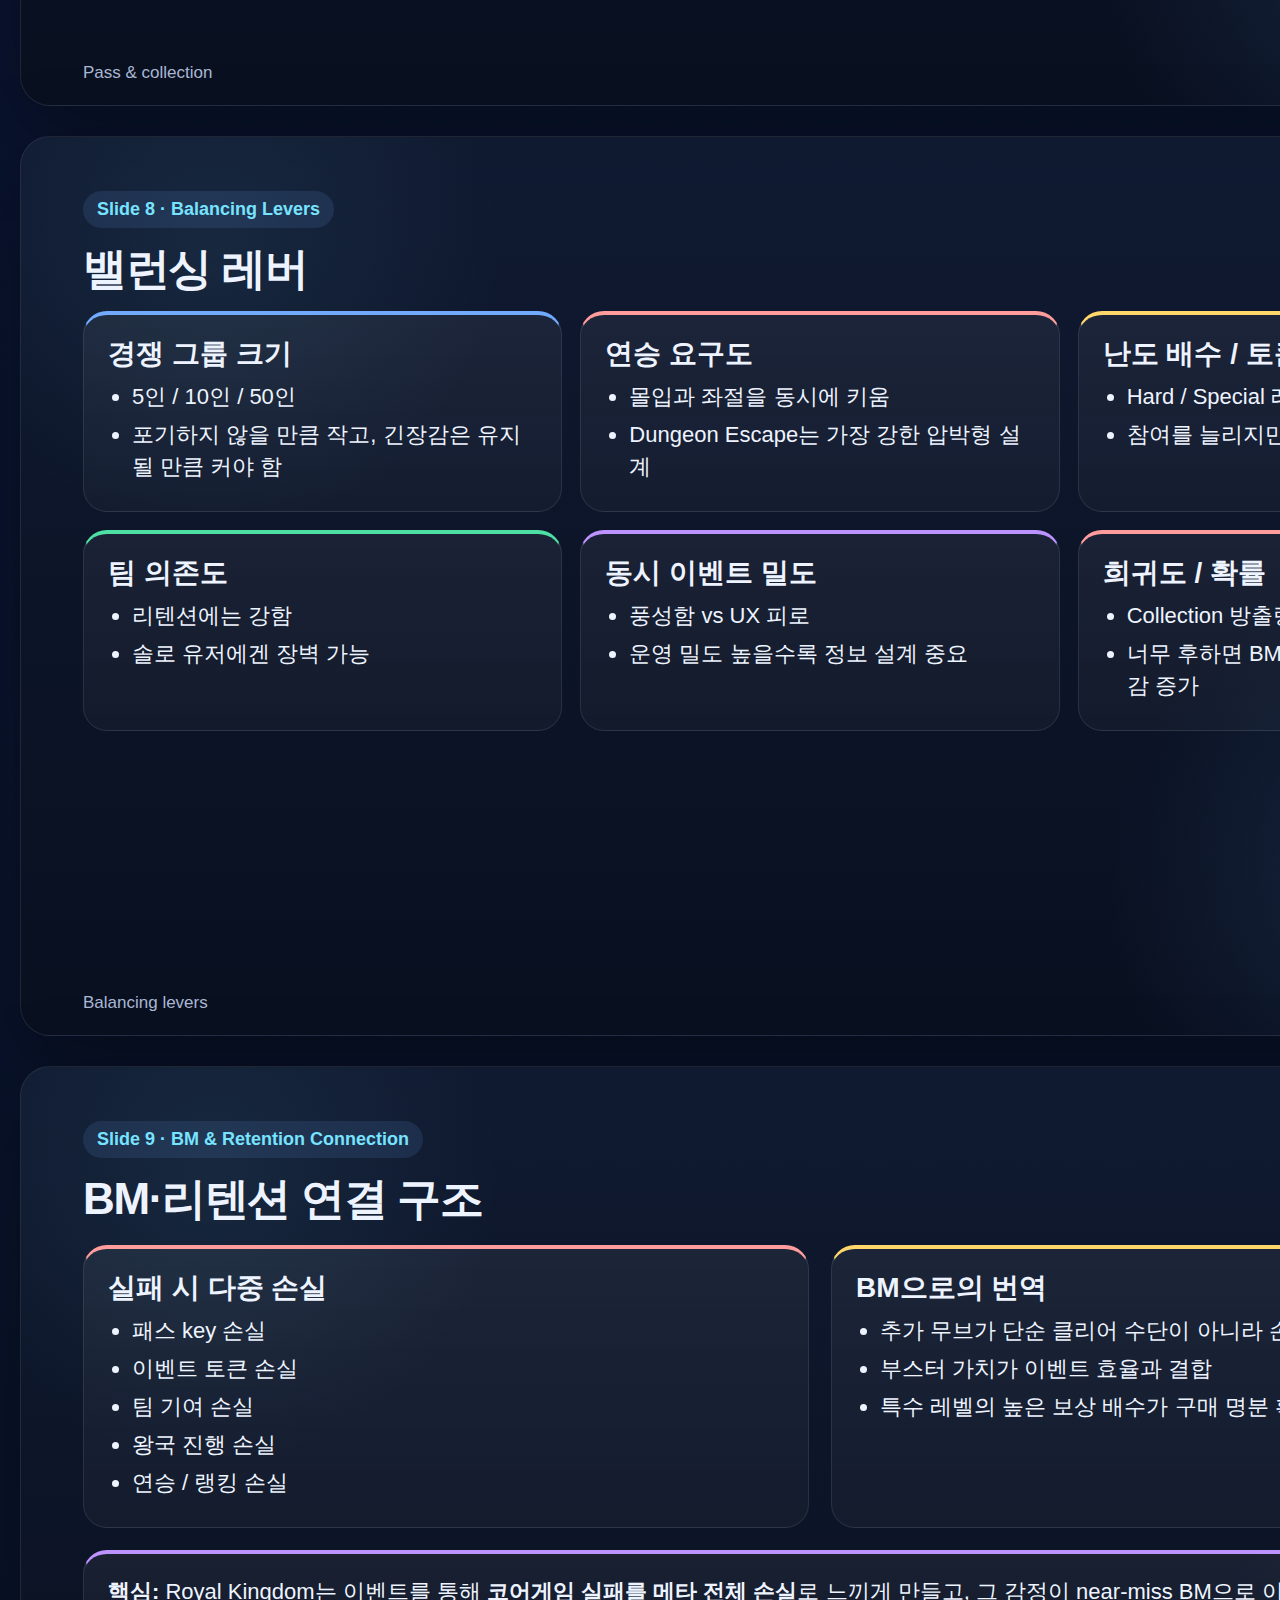
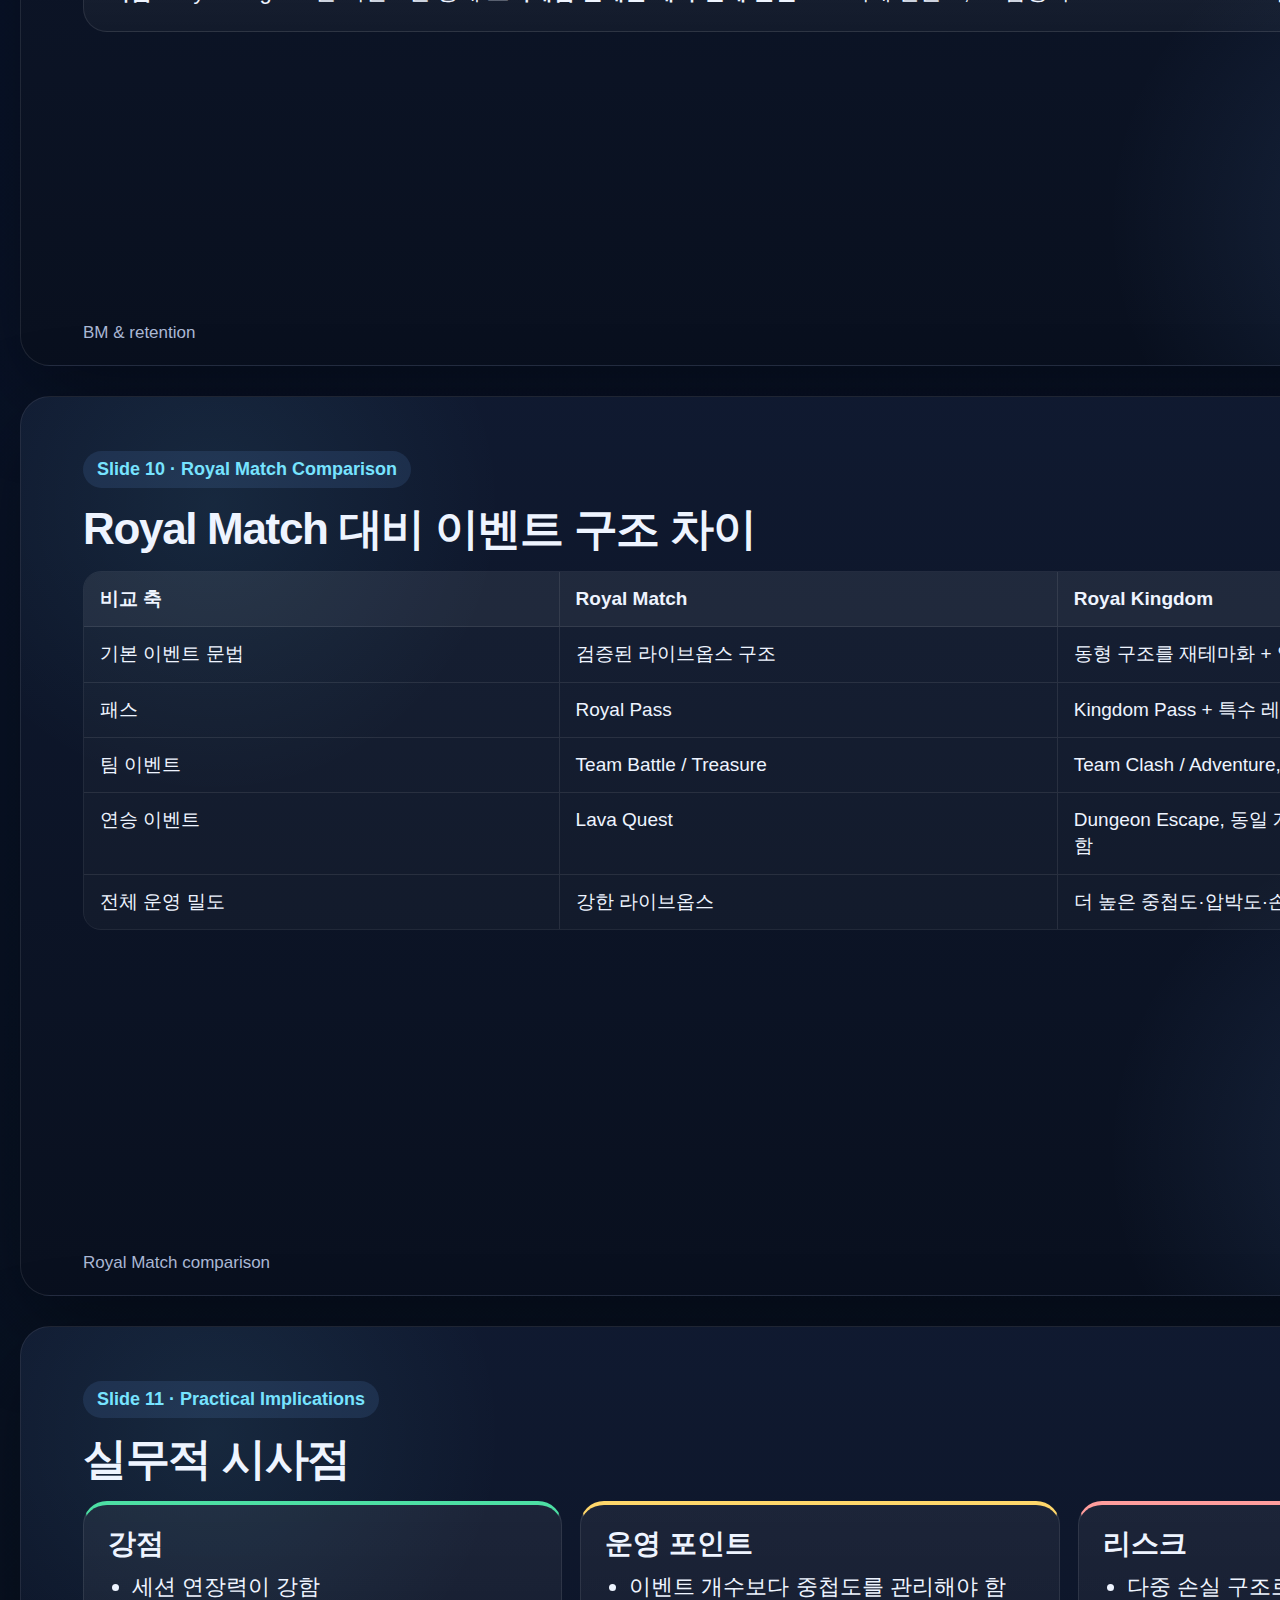
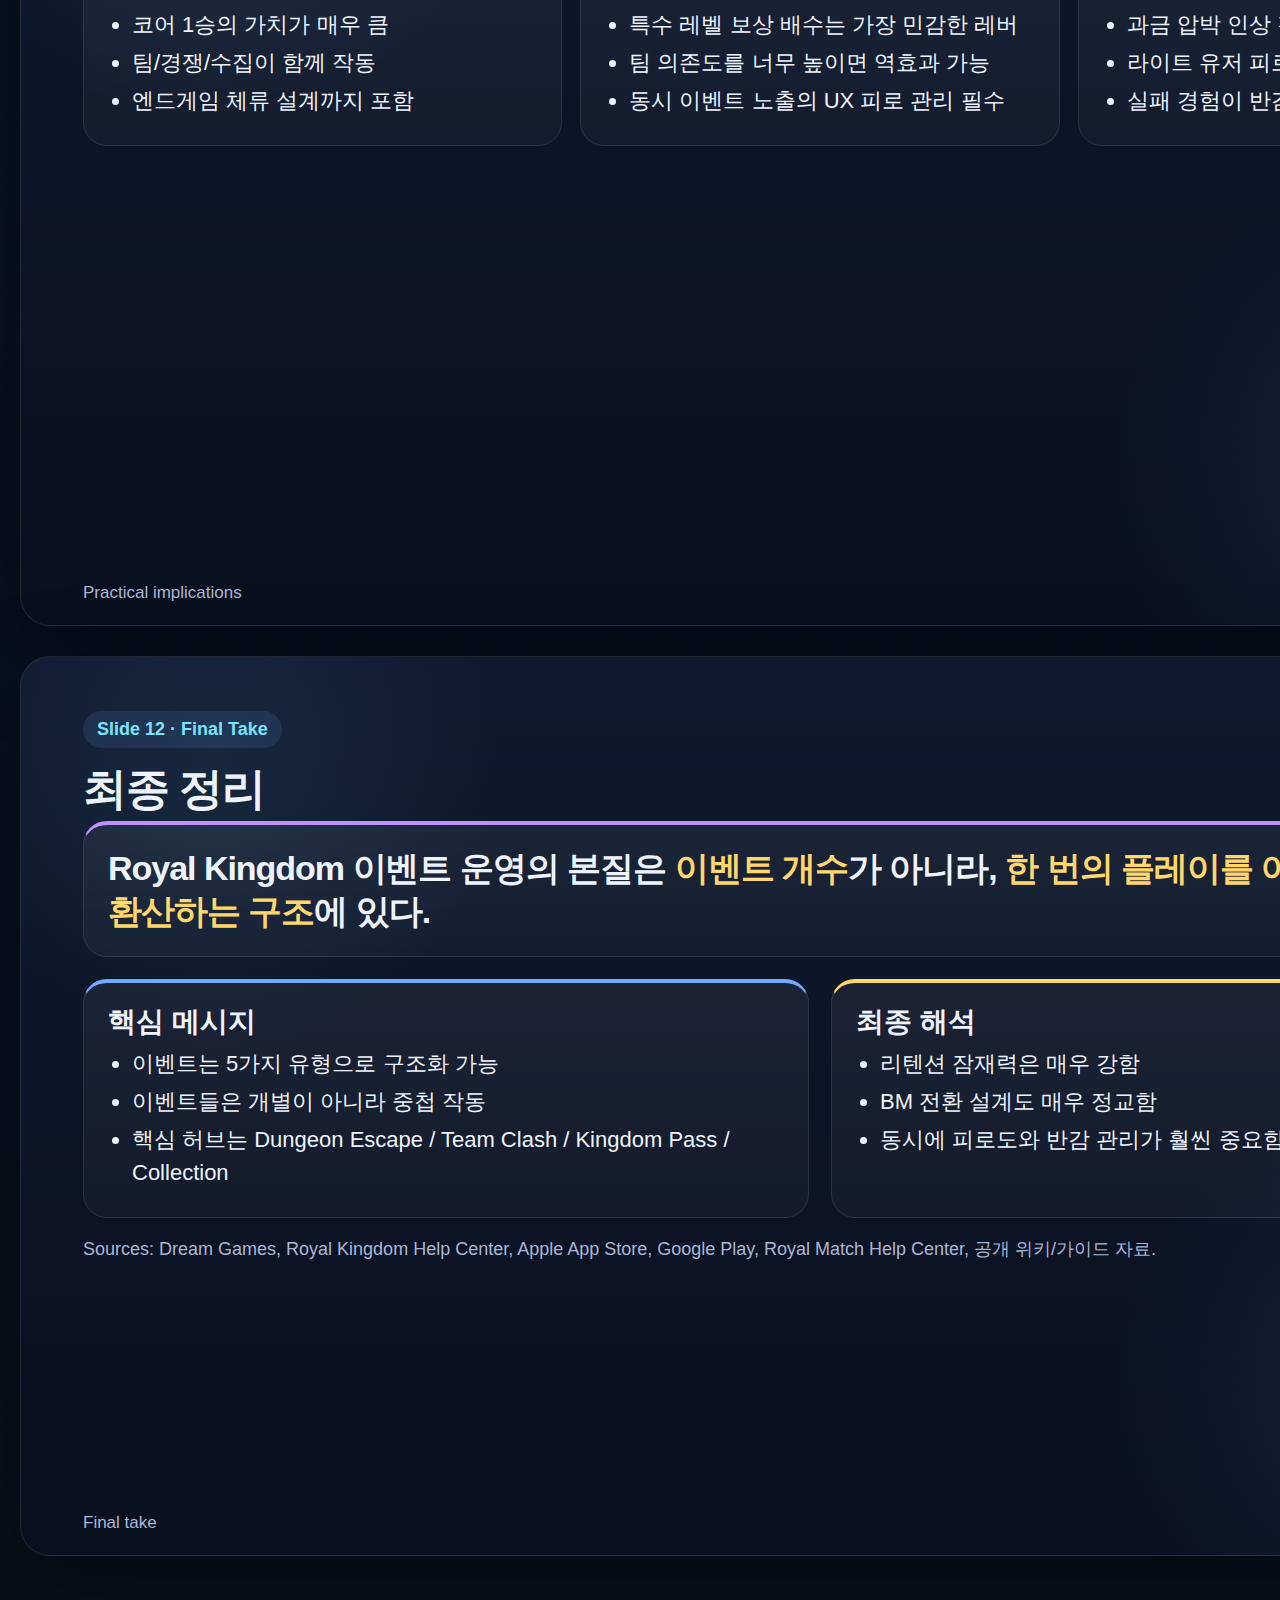
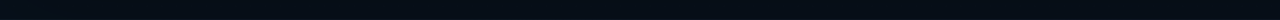
<file: inhouse/reports/royalkingdom_events.html>
<!DOCTYPE html>
<html lang="ko">
<head>
  <meta charset="UTF-8" />
  <meta name="viewport" content="width=device-width, initial-scale=1.0" />
  <title>Royal Kingdom Event System Presentation</title>
  <style>
    :root {
      --bg: #07101a;
      --panel: #101a31;
      --line: rgba(255,255,255,.09);
      --text: #eef4ff;
      --muted: #aab7d4;
      --blue: #72aaff;
      --cyan: #77e3ff;
      --gold: #ffd76b;
      --green: #4ddfa4;
      --purple: #bc93ff;
      --red: #ff9d9d;
      --shadow: 0 28px 90px rgba(0,0,0,.35);
    }
    * { box-sizing: border-box; }
    body {
      margin: 0;
      color: var(--text);
      font-family: -apple-system, BlinkMacSystemFont, "Segoe UI", Roboto, "Noto Sans KR", Arial, sans-serif;
      background:
        radial-gradient(circle at 0% 0%, rgba(119,227,255,.12), transparent 24%),
        radial-gradient(circle at 100% 0%, rgba(188,147,255,.12), transparent 22%),
        linear-gradient(180deg, #07101a, #0a1430 56%, #07101a);
    }
    .deck {
      padding: 26px 0 64px;
      display: flex;
      flex-direction: column;
      align-items: center;
      gap: 30px;
    }
    .slide {
      position: relative;
      width: 1600px;
      height: 900px;
      background: linear-gradient(180deg, rgba(16,26,49,.98), rgba(9,16,31,.98));
      border: 1px solid var(--line);
      border-radius: 30px;
      padding: 54px 62px 34px;
      box-shadow: var(--shadow);
      overflow: hidden;
    }
    .slide::before {
      content: "";
      position: absolute;
      inset: 0;
      background:
        radial-gradient(circle at 88% 84%, rgba(114,170,255,.13), transparent 20%),
        radial-gradient(circle at 12% 12%, rgba(119,227,255,.08), transparent 18%);
      pointer-events: none;
    }
    .eyebrow, h1, h2, h3, p, ul, .card, .metric, .table, .bigline, .footer { position: relative; z-index: 1; }
    .eyebrow {
      display: inline-block;
      padding: 8px 14px;
      border-radius: 999px;
      background: rgba(114,170,255,.12);
      color: var(--cyan);
      font-size: 18px;
      font-weight: 800;
      margin-bottom: 16px;
    }
    h1 { margin: 0; font-size: 58px; line-height: 1.05; letter-spacing: -0.04em; }
    h2 { margin: 0 0 8px; font-size: 44px; line-height: 1.12; letter-spacing: -0.03em; }
    h3 { margin: 0 0 10px; font-size: 28px; line-height: 1.2; }
    p, li { font-size: 22px; line-height: 1.46; }
    ul { margin: 8px 0 0; padding-left: 24px; }
    li { margin-bottom: 6px; }
    .lead { margin-top: 16px; color: var(--muted); font-size: 27px; line-height: 1.45; max-width: 1360px; }
    .small { font-size: 18px; color: var(--muted); }
    .grid2 { display:grid; grid-template-columns: 1fr 1fr; gap: 22px; margin-top: 22px; }
    .grid3 { display:grid; grid-template-columns: repeat(3, 1fr); gap: 18px; margin-top: 18px; }
    .hero { display:grid; grid-template-columns: 1.2fr .8fr; gap: 22px; margin-top: 26px; }
    .split { display:grid; grid-template-columns: 1fr 1fr; gap: 22px; margin-top: 22px; }
    .card {
      background: linear-gradient(180deg, rgba(255,255,255,.06), rgba(255,255,255,.03));
      border: 1px solid var(--line);
      border-radius: 24px;
      padding: 22px 24px;
    }
    .blueTop { border-top: 4px solid var(--blue); }
    .goldTop { border-top: 4px solid var(--gold); }
    .greenTop { border-top: 4px solid var(--green); }
    .purpleTop { border-top: 4px solid var(--purple); }
    .redTop { border-top: 4px solid var(--red); }
    .quote { font-size: 37px; line-height: 1.27; font-weight: 900; letter-spacing: -0.03em; }
    .pillwrap { display:flex; flex-wrap:wrap; gap:10px; margin-top:18px; }
    .pill {
      padding: 8px 14px;
      border-radius: 999px;
      background: rgba(255,255,255,.07);
      border: 1px solid var(--line);
      font-size: 18px;
      font-weight: 700;
    }
    .metric { background: rgba(255,255,255,.05); border: 1px solid var(--line); border-radius: 18px; padding: 18px 20px; }
    .metric .val { font-size: 36px; font-weight: 900; color: var(--gold); letter-spacing: -0.03em; }
    .metric .lab { margin-top: 4px; font-size: 18px; color: var(--muted); }
    .table {
      margin-top: 18px;
      display:grid;
      grid-template-columns: 1.05fr 1.1fr 1.1fr;
      border: 1px solid var(--line);
      border-radius: 18px;
      overflow: hidden;
    }
    .cell {
      padding: 14px 16px;
      border-right: 1px solid var(--line);
      border-bottom: 1px solid var(--line);
      background: rgba(255,255,255,.03);
      font-size: 19px;
      line-height: 1.38;
    }
    .cell.head { background: rgba(255,255,255,.08); font-weight: 800; }
    .table .cell:nth-child(3n) { border-right:none; }
    .table .cell:nth-last-child(-n+3) { border-bottom:none; }
    .bigline { margin-top: 18px; font-size: 30px; line-height: 1.34; font-weight: 900; letter-spacing: -0.03em; }
    .footer {
      position: absolute;
      left: 62px; right: 62px; bottom: 22px;
      display:flex; justify-content:space-between; align-items:center;
      color: var(--muted); font-size: 17px;
    }
    @media (max-width: 1700px) {
      body { overflow-x: auto; }
      .deck { align-items: flex-start; padding-left: 20px; }
    }
    @media print {
      .deck { gap: 0; padding: 0; }
      .slide { page-break-after: always; border-radius: 0; box-shadow: none; }
    }
  </style>
</head>
<body>
  <div class="deck">

    <section class="slide">
      <div class="eyebrow">Slide 1 · Executive Summary</div>
      <h1>Royal Kingdom 이벤트 체계 분석</h1>
      <p class="lead">Royal Kingdom의 이벤트 운영 본질은 “이벤트가 많다”가 아니라, <strong>한 번의 레벨 플레이를 최대한 많은 메타 가치로 환산</strong>하는 데 있다. 이벤트들은 개별적으로 존재하지 않고, 패스·팀·경쟁·수집·연승 구조가 서로 겹치며 세션 연장, 리텐션, BM 전환 압력을 동시에 만든다.</p>
      <div class="hero">
        <div class="card blueTop">
          <div class="quote">“핵심은 이벤트 수가 아니라 <span style="color:var(--gold)">이벤트 중첩도</span>와 <span style="color:var(--gold)">실패 손실의 체감 설계</span>다.”</div>
          <div class="pillwrap">
            <div class="pill">경쟁</div>
            <div class="pill">연승</div>
            <div class="pill">팀 기여</div>
            <div class="pill">수집</div>
            <div class="pill">패스</div>
            <div class="pill">엔드게임</div>
          </div>
        </div>
        <div style="display:flex; flex-direction:column; gap:12px;">
          <div class="metric"><div class="val">5개</div><div class="lab">실무적으로 묶이는 이벤트 유형</div></div>
          <div class="metric"><div class="val">레벨 1승 = 다중 진척</div><div class="lab">패스·팀·경쟁·수집 동시 환산</div></div>
          <div class="metric"><div class="val">Near-miss BM</div><div class="lab">추가 무브 결제 압력의 핵심 구조</div></div>
        </div>
      </div>
      <div class="footer"><span>Royal Kingdom event system</span><span>1 / 12</span></div>
    </section>

    <section class="slide">
      <div class="eyebrow">Slide 2 · Event Taxonomy</div>
      <h2>이벤트 유형 구조화</h2>
      <div class="grid3">
        <div class="card blueTop">
          <h3>경쟁 및 레이스형</h3>
          <ul>
            <li>Grand Tournament</li>
            <li>Weekly Contest</li>
            <li>Island Race</li>
            <li>Gem Hunt</li>
            <li>Champions Arena</li>
          </ul>
        </div>
        <div class="card goldTop">
          <h3>연승 / 생존형</h3>
          <ul>
            <li>Dungeon Escape</li>
            <li>연속 성공 유지 중심</li>
            <li>실패 비용 극대화</li>
          </ul>
        </div>
        <div class="card greenTop">
          <h3>단기 수집 / 퀘스트형</h3>
          <ul>
            <li>Electro Blitz / Power Rush</li>
            <li>Diamond Mine</li>
            <li>Magic Carnival / Hidden Path</li>
            <li>Hill Quest / Canvas Quest</li>
            <li>Pearls of Atlantis</li>
          </ul>
        </div>
      </div>
      <div class="grid2">
        <div class="card purpleTop">
          <h3>팀 협동 / 대항형</h3>
          <ul>
            <li>Team Adventure</li>
            <li>Team Clash</li>
            <li>팀 기여와 사회적 잔존 강화</li>
          </ul>
        </div>
        <div class="card redTop">
          <h3>장기 진행 / BM 연계형</h3>
          <ul>
            <li>Kingdom Pass</li>
            <li>Collection(Card Sets)</li>
            <li>이벤트 전체를 하나의 장기 경제 허브로 묶음</li>
          </ul>
        </div>
      </div>
      <div class="footer"><span>Event taxonomy</span><span>2 / 12</span></div>
    </section>

    <section class="slide">
      <div class="eyebrow">Slide 3 · Psychology</div>
      <h2>이벤트가 자극하는 플레이어 심리</h2>
      <div class="grid3">
        <div class="card blueTop">
          <h3>경쟁심</h3>
          <ul>
            <li>Grand Tournament, Weekly Contest</li>
            <li>작은 경쟁 그룹에서 “해볼 만하다”는 감각 생성</li>
          </ul>
        </div>
        <div class="card goldTop">
          <h3>손실회피</h3>
          <ul>
            <li>Dungeon Escape</li>
            <li>연승 실패 시 진척 상실</li>
            <li>가장 강한 near-miss 결제 압력</li>
          </ul>
        </div>
        <div class="card greenTop">
          <h3>수집 욕구</h3>
          <ul>
            <li>Collection, Diamond Mine, 테마형 이벤트</li>
            <li>빈 슬롯 채우기와 누적 보상 회수 심리</li>
          </ul>
        </div>
      </div>
      <div class="grid3">
        <div class="card purpleTop">
          <h3>팀 기여감</h3>
          <ul>
            <li>Team Adventure / Team Clash</li>
            <li>내가 빠지면 팀이 손해라는 감정</li>
          </ul>
        </div>
        <div class="card redTop">
          <h3>복귀 동기</h3>
          <ul>
            <li>짧은 이벤트 종료 압박</li>
            <li>주기 리셋 구조</li>
            <li>팀/패스/상자 보상 확인</li>
          </ul>
        </div>
        <div class="card blueTop">
          <h3>연승 유지 강박</h3>
          <ul>
            <li>연속 성공이 세션 길이를 늘림</li>
            <li>실패 시 심리적 타격이 큼</li>
          </ul>
        </div>
      </div>
      <div class="footer"><span>Player psychology</span><span>3 / 12</span></div>
    </section>

    <section class="slide">
      <div class="eyebrow">Slide 4 · Core Structural Insight</div>
      <h2>가장 중요한 구조: 단일 레벨 클리어의 다중 환산</h2>
      <div class="card goldTop">
        <div class="quote" style="font-size:35px;">Royal Kingdom 이벤트 체계의 핵심은 <span style="color:var(--gold)">레벨 1승 = 여러 이벤트 진척 동시 획득</span> 구조다.</div>
      </div>
      <div class="grid2">
        <div class="card greenTop">
          <h3>한 판 승리가 동시에 반영되는 곳</h3>
          <ul>
            <li>왕국 재건 진행</li>
            <li>Kingdom Pass key</li>
            <li>Team Adventure compass</li>
            <li>Team Clash shield</li>
            <li>Grand Tournament helmet</li>
            <li>단기 수집형 이벤트 토큰</li>
            <li>Collection 카드/상자 기회</li>
          </ul>
        </div>
        <div class="card purpleTop">
          <h3>결과</h3>
          <ul>
            <li>한 판의 경제적 가치가 커짐</li>
            <li>플레이를 멈추기 어려워짐</li>
            <li>실패 비용이 다중 손실로 체감됨</li>
            <li>추가 무브/부스터의 구매 명분이 강해짐</li>
          </ul>
        </div>
      </div>
      <div class="footer"><span>Overlapping progression</span><span>4 / 12</span></div>
    </section>

    <section class="slide">
      <div class="eyebrow">Slide 5 · Competitive Portfolio</div>
      <h2>경쟁형 이벤트 포트폴리오</h2>
      <div class="table">
        <div class="cell head">이벤트</div>
        <div class="cell head">핵심 규칙 / 참여 구조</div>
        <div class="cell head">핵심 효과</div>

        <div class="cell">Grand Tournament</div>
        <div class="cell">레벨 66+, 50인 그룹, helmets 수집 경쟁</div>
        <div class="cell">반복 플레이, 순위 경쟁, 세션 증가</div>

        <div class="cell">Weekly Contest</div>
        <div class="cell">10인 그룹, 주간 레벨 클리어 수 경쟁</div>
        <div class="cell">주간 복귀와 꾸준한 참여 유도</div>

        <div class="cell">Island Race</div>
        <div class="cell">속도 중심, 다단계 레이스 구조</div>
        <div class="cell">빠른 세션, 속도전 심리 자극</div>

        <div class="cell">Gem Hunt</div>
        <div class="cell">레벨 86+, 5인 공유 보상 풀 경쟁</div>
        <div class="cell">수집+경쟁 결합, 비교적 독자적 감각</div>

        <div class="cell">Champions Arena</div>
        <div class="cell">엔드게임 컵 경쟁</div>
        <div class="cell">상단 유저 체류 유지, 레벨 소진 후 방어</div>
      </div>
      <div class="footer"><span>Competitive events</span><span>5 / 12</span></div>
    </section>

    <section class="slide">
      <div class="eyebrow">Slide 6 · Streak / Team / Quest Events</div>
      <h2>연승형 · 팀형 · 수집형 이벤트의 역할</h2>
      <div class="grid3">
        <div class="card redTop">
          <h3>Dungeon Escape</h3>
          <ul>
            <li>레벨 56+</li>
            <li>첫 시도로 7연승 요구</li>
            <li>실패 시 처음부터 재시작</li>
            <li>가장 강한 손실회피/BM 압력</li>
          </ul>
        </div>
        <div class="card blueTop">
          <h3>Team Adventure / Clash</h3>
          <ul>
            <li>레벨 26+부터 조기 해금</li>
            <li>compass / shield 기반 기여</li>
            <li>팀 잔존과 사회적 책임감 형성</li>
            <li>개인 보상과 팀 보상이 겹침</li>
          </ul>
        </div>
        <div class="card greenTop">
          <h3>퀘스트/수집형</h3>
          <ul>
            <li>Power Rush / Electro Blitz</li>
            <li>Diamond Mine</li>
            <li>Hill Quest / Canvas Quest</li>
            <li>짧은 보상 루프와 후반 체류 제공</li>
          </ul>
        </div>
      </div>
      <div class="footer"><span>Streak / Team / Quest events</span><span>6 / 12</span></div>
    </section>

    <section class="slide">
      <div class="eyebrow">Slide 7 · Kingdom Pass & Collection</div>
      <h2>장기 이벤트 허브: Kingdom Pass와 Collection</h2>
      <div class="split">
        <div class="card goldTop">
          <h3>Kingdom Pass</h3>
          <ul>
            <li>레벨 31+, 월간 30단계</li>
            <li>레벨 클리어로 keys 수집</li>
            <li>무료/유료 2트랙</li>
            <li>Hard / Super Hard / Kingdom / Dark Kingdom 추가 효율</li>
            <li>Bonus Bank, 라이프 증가, 팀 선물 등 BM 허브 기능</li>
          </ul>
        </div>
        <div class="card purpleTop">
          <h3>Collection(Card Sets)</h3>
          <ul>
            <li>이벤트/상자/토너먼트 보상을 장기 수집 목표로 통합</li>
            <li>각 이벤트의 보상에 누적 의미 부여</li>
            <li>빈 슬롯 채우기 심리, 희귀 보상 기대 강화</li>
            <li>이벤트 전체를 하나의 메타 경제망으로 묶는 허브</li>
          </ul>
        </div>
      </div>
      <div class="bigline">Pass와 Collection은 이벤트 포트폴리오를 <span style="color:var(--gold)">장기 BM / 리텐션 허브</span>로 묶는 장치다.</div>
      <div class="footer"><span>Pass & collection</span><span>7 / 12</span></div>
    </section>

    <section class="slide">
      <div class="eyebrow">Slide 8 · Balancing Levers</div>
      <h2>밸런싱 레버</h2>
      <div class="grid3">
        <div class="card blueTop">
          <h3>경쟁 그룹 크기</h3>
          <ul>
            <li>5인 / 10인 / 50인</li>
            <li>포기하지 않을 만큼 작고, 긴장감은 유지될 만큼 커야 함</li>
          </ul>
        </div>
        <div class="card redTop">
          <h3>연승 요구도</h3>
          <ul>
            <li>몰입과 좌절을 동시에 키움</li>
            <li>Dungeon Escape는 가장 강한 압박형 설계</li>
          </ul>
        </div>
        <div class="card goldTop">
          <h3>난도 배수 / 토큰 지급</h3>
          <ul>
            <li>Hard / Special 레벨 추가 보상</li>
            <li>참여를 늘리지만 실패 기회비용도 키움</li>
          </ul>
        </div>
      </div>
      <div class="grid3">
        <div class="card greenTop">
          <h3>팀 의존도</h3>
          <ul>
            <li>리텐션에는 강함</li>
            <li>솔로 유저에겐 장벽 가능</li>
          </ul>
        </div>
        <div class="card purpleTop">
          <h3>동시 이벤트 밀도</h3>
          <ul>
            <li>풍성함 vs UX 피로</li>
            <li>운영 밀도 높을수록 정보 설계 중요</li>
          </ul>
        </div>
        <div class="card redTop">
          <h3>희귀도 / 확률</h3>
          <ul>
            <li>Collection 방출량 조절 핵심</li>
            <li>너무 후하면 BM 약화, 너무 박하면 허무감 증가</li>
          </ul>
        </div>
      </div>
      <div class="footer"><span>Balancing levers</span><span>8 / 12</span></div>
    </section>

    <section class="slide">
      <div class="eyebrow">Slide 9 · BM & Retention Connection</div>
      <h2>BM·리텐션 연결 구조</h2>
      <div class="split">
        <div class="card redTop">
          <h3>실패 시 다중 손실</h3>
          <ul>
            <li>패스 key 손실</li>
            <li>이벤트 토큰 손실</li>
            <li>팀 기여 손실</li>
            <li>왕국 진행 손실</li>
            <li>연승 / 랭킹 손실</li>
          </ul>
        </div>
        <div class="card goldTop">
          <h3>BM으로의 번역</h3>
          <ul>
            <li>추가 무브가 단순 클리어 수단이 아니라 손실 방지 보험처럼 보임</li>
            <li>부스터 가치가 이벤트 효율과 결합</li>
            <li>특수 레벨의 높은 보상 배수가 구매 명분 확대</li>
          </ul>
        </div>
      </div>
      <div class="card purpleTop" style="margin-top:22px;">
        <p style="margin:0;"><strong>핵심:</strong> Royal Kingdom는 이벤트를 통해 <strong>코어게임 실패를 메타 전체 손실</strong>로 느끼게 만들고, 그 감정이 near-miss BM으로 이어지도록 설계한다.</p>
      </div>
      <div class="footer"><span>BM & retention</span><span>9 / 12</span></div>
    </section>

    <section class="slide">
      <div class="eyebrow">Slide 10 · Royal Match Comparison</div>
      <h2>Royal Match 대비 이벤트 구조 차이</h2>
      <div class="table">
        <div class="cell head">비교 축</div>
        <div class="cell head">Royal Match</div>
        <div class="cell head">Royal Kingdom</div>

        <div class="cell">기본 이벤트 문법</div>
        <div class="cell">검증된 라이브옵스 구조</div>
        <div class="cell">동형 구조를 재테마화 + 일부 확장</div>

        <div class="cell">패스</div>
        <div class="cell">Royal Pass</div>
        <div class="cell">Kingdom Pass + 특수 레벨 효율 결속 강화</div>

        <div class="cell">팀 이벤트</div>
        <div class="cell">Team Battle / Treasure</div>
        <div class="cell">Team Clash / Adventure, 더 촘촘한 결속</div>

        <div class="cell">연승 이벤트</div>
        <div class="cell">Lava Quest</div>
        <div class="cell">Dungeon Escape, 동일 계열이지만 압박 해석이 더 강함</div>

        <div class="cell">전체 운영 밀도</div>
        <div class="cell">강한 라이브옵스</div>
        <div class="cell">더 높은 중첩도·압박도·손실회피 자극</div>
      </div>
      <div class="footer"><span>Royal Match comparison</span><span>10 / 12</span></div>
    </section>

    <section class="slide">
      <div class="eyebrow">Slide 11 · Practical Implications</div>
      <h2>실무적 시사점</h2>
      <div class="grid3">
        <div class="card greenTop">
          <h3>강점</h3>
          <ul>
            <li>세션 연장력이 강함</li>
            <li>코어 1승의 가치가 매우 큼</li>
            <li>팀/경쟁/수집이 함께 작동</li>
            <li>엔드게임 체류 설계까지 포함</li>
          </ul>
        </div>
        <div class="card goldTop">
          <h3>운영 포인트</h3>
          <ul>
            <li>이벤트 개수보다 중첩도를 관리해야 함</li>
            <li>특수 레벨 보상 배수는 가장 민감한 레버</li>
            <li>팀 의존도를 너무 높이면 역효과 가능</li>
            <li>동시 이벤트 노출의 UX 피로 관리 필수</li>
          </ul>
        </div>
        <div class="card redTop">
          <h3>리스크</h3>
          <ul>
            <li>다중 손실 구조로 인한 스트레스</li>
            <li>과금 압박 인상 강화</li>
            <li>라이트 유저 피로 누적</li>
            <li>실패 경험이 반감으로 빠르게 번질 가능성</li>
          </ul>
        </div>
      </div>
      <div class="footer"><span>Practical implications</span><span>11 / 12</span></div>
    </section>

    <section class="slide">
      <div class="eyebrow">Slide 12 · Final Take</div>
      <h2>최종 정리</h2>
      <div class="card purpleTop">
        <div class="quote" style="font-size:34px;">Royal Kingdom 이벤트 운영의 본질은 <span style="color:var(--gold)">이벤트 개수</span>가 아니라, <span style="color:var(--gold)">한 번의 플레이를 여러 가치로 겹쳐 환산하는 구조</span>에 있다.</div>
      </div>
      <div class="split">
        <div class="card blueTop">
          <h3>핵심 메시지</h3>
          <ul>
            <li>이벤트는 5가지 유형으로 구조화 가능</li>
            <li>이벤트들은 개별이 아니라 중첩 작동</li>
            <li>핵심 허브는 Dungeon Escape / Team Clash / Kingdom Pass / Collection</li>
          </ul>
        </div>
        <div class="card goldTop">
          <h3>최종 해석</h3>
          <ul>
            <li>리텐션 잠재력은 매우 강함</li>
            <li>BM 전환 설계도 매우 정교함</li>
            <li>동시에 피로도와 반감 관리가 훨씬 중요함</li>
          </ul>
        </div>
      </div>
      <p class="small">Sources: Dream Games, Royal Kingdom Help Center, Apple App Store, Google Play, Royal Match Help Center, 공개 위키/가이드 자료.</p>
      <div class="footer"><span>Final take</span><span>12 / 12</span></div>
    </section>

  </div>
</body>
</html>
</file>
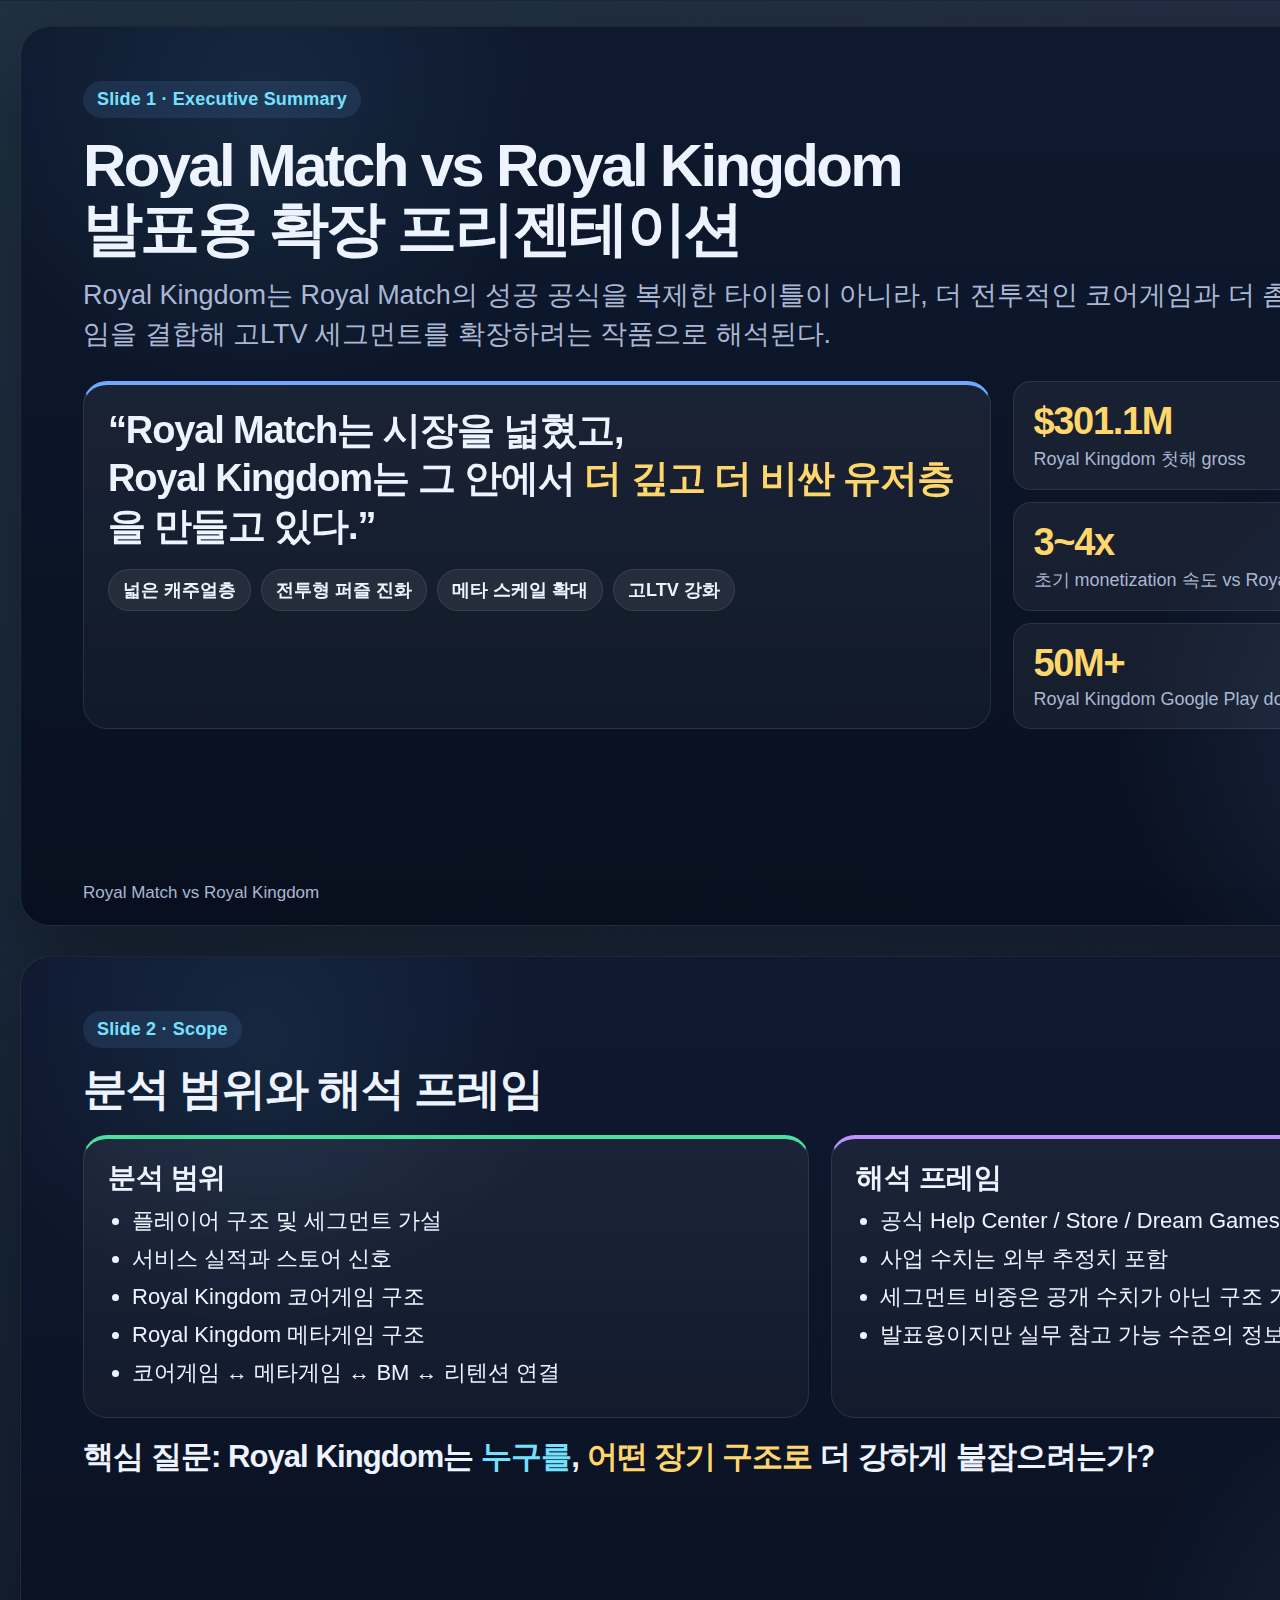
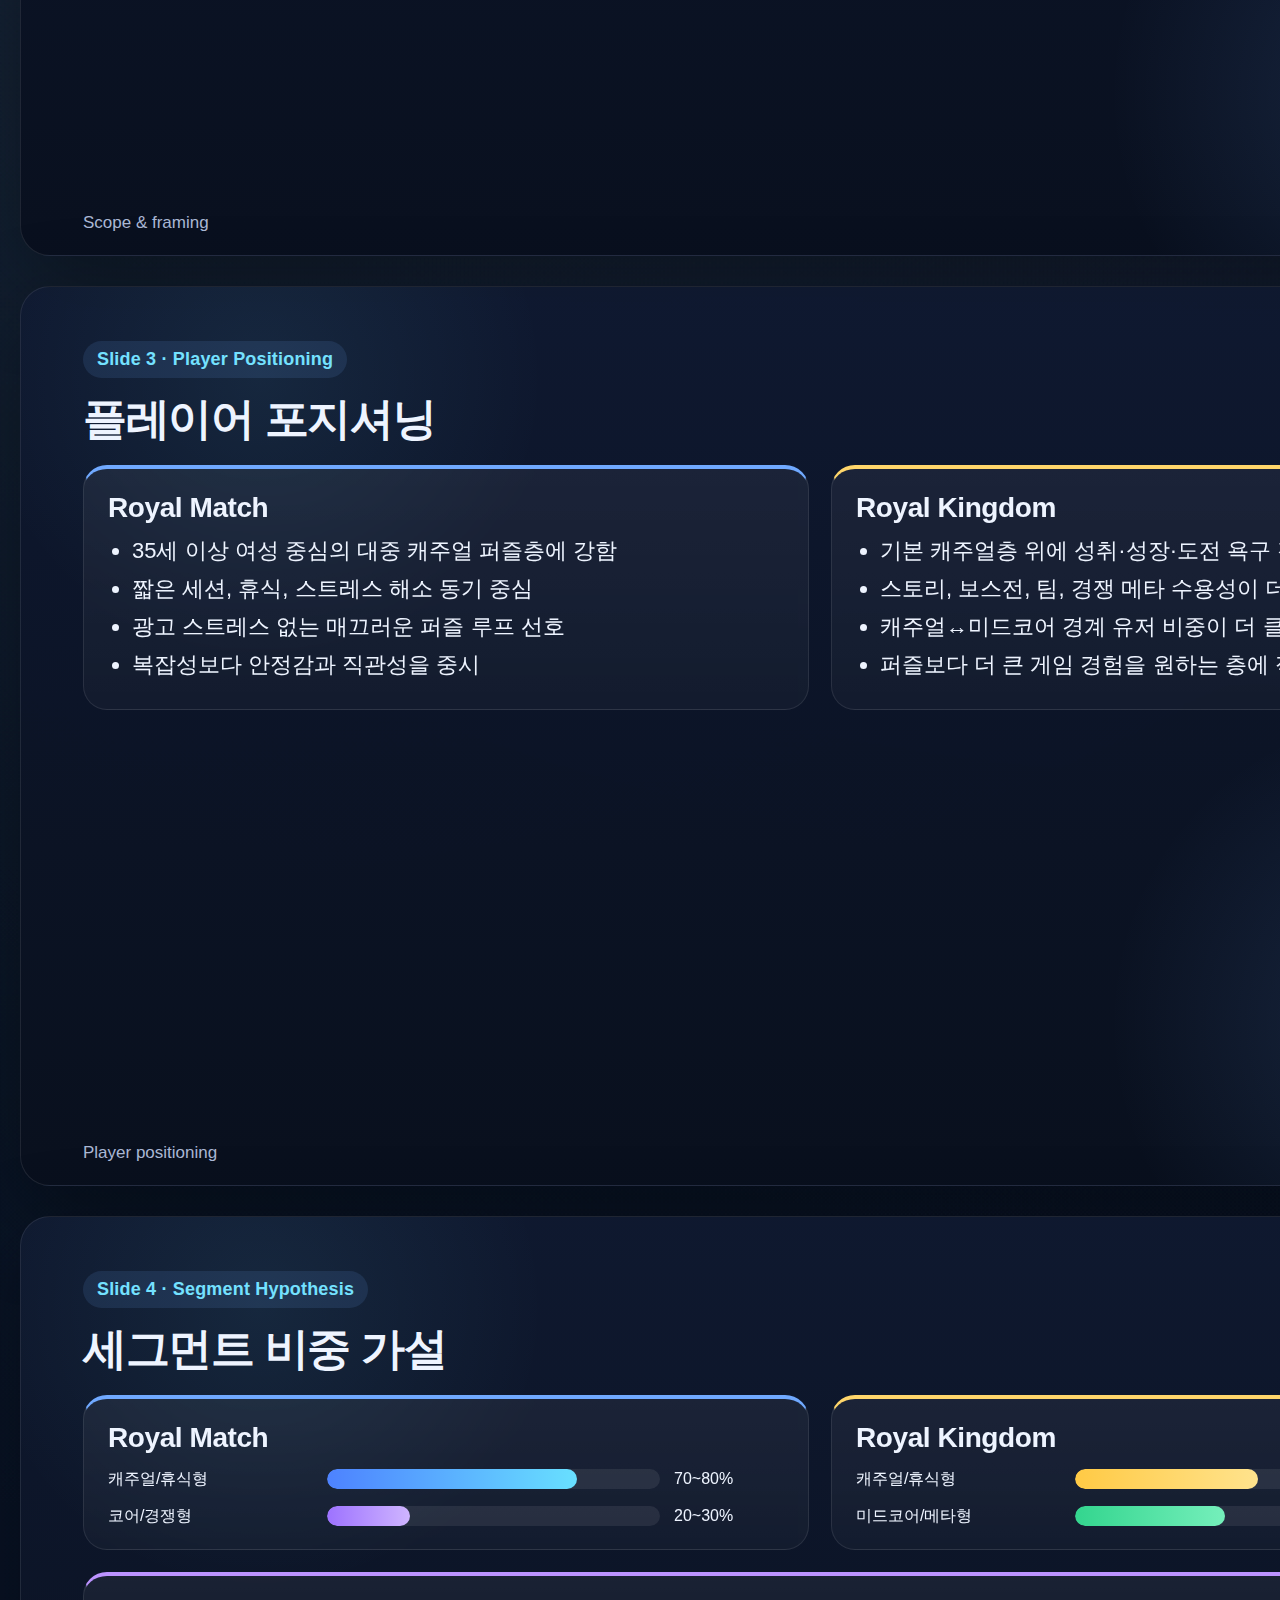
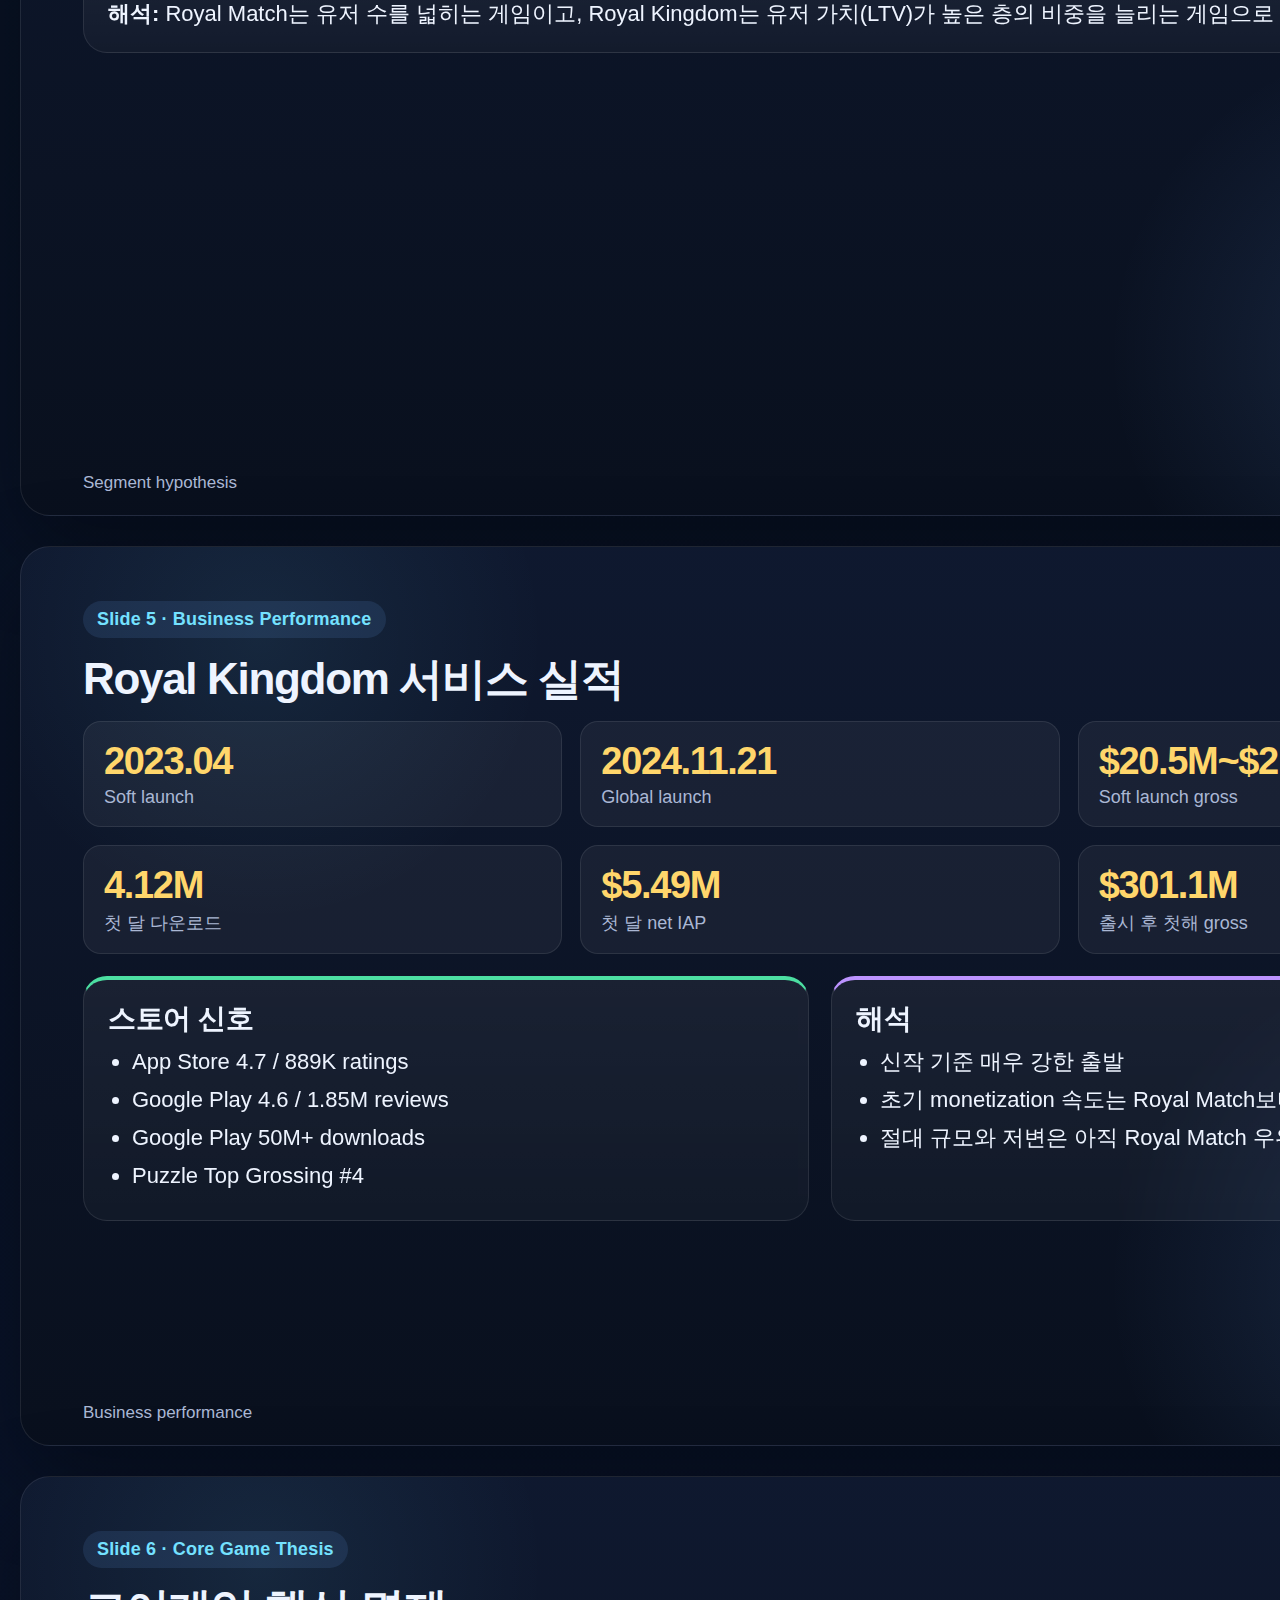
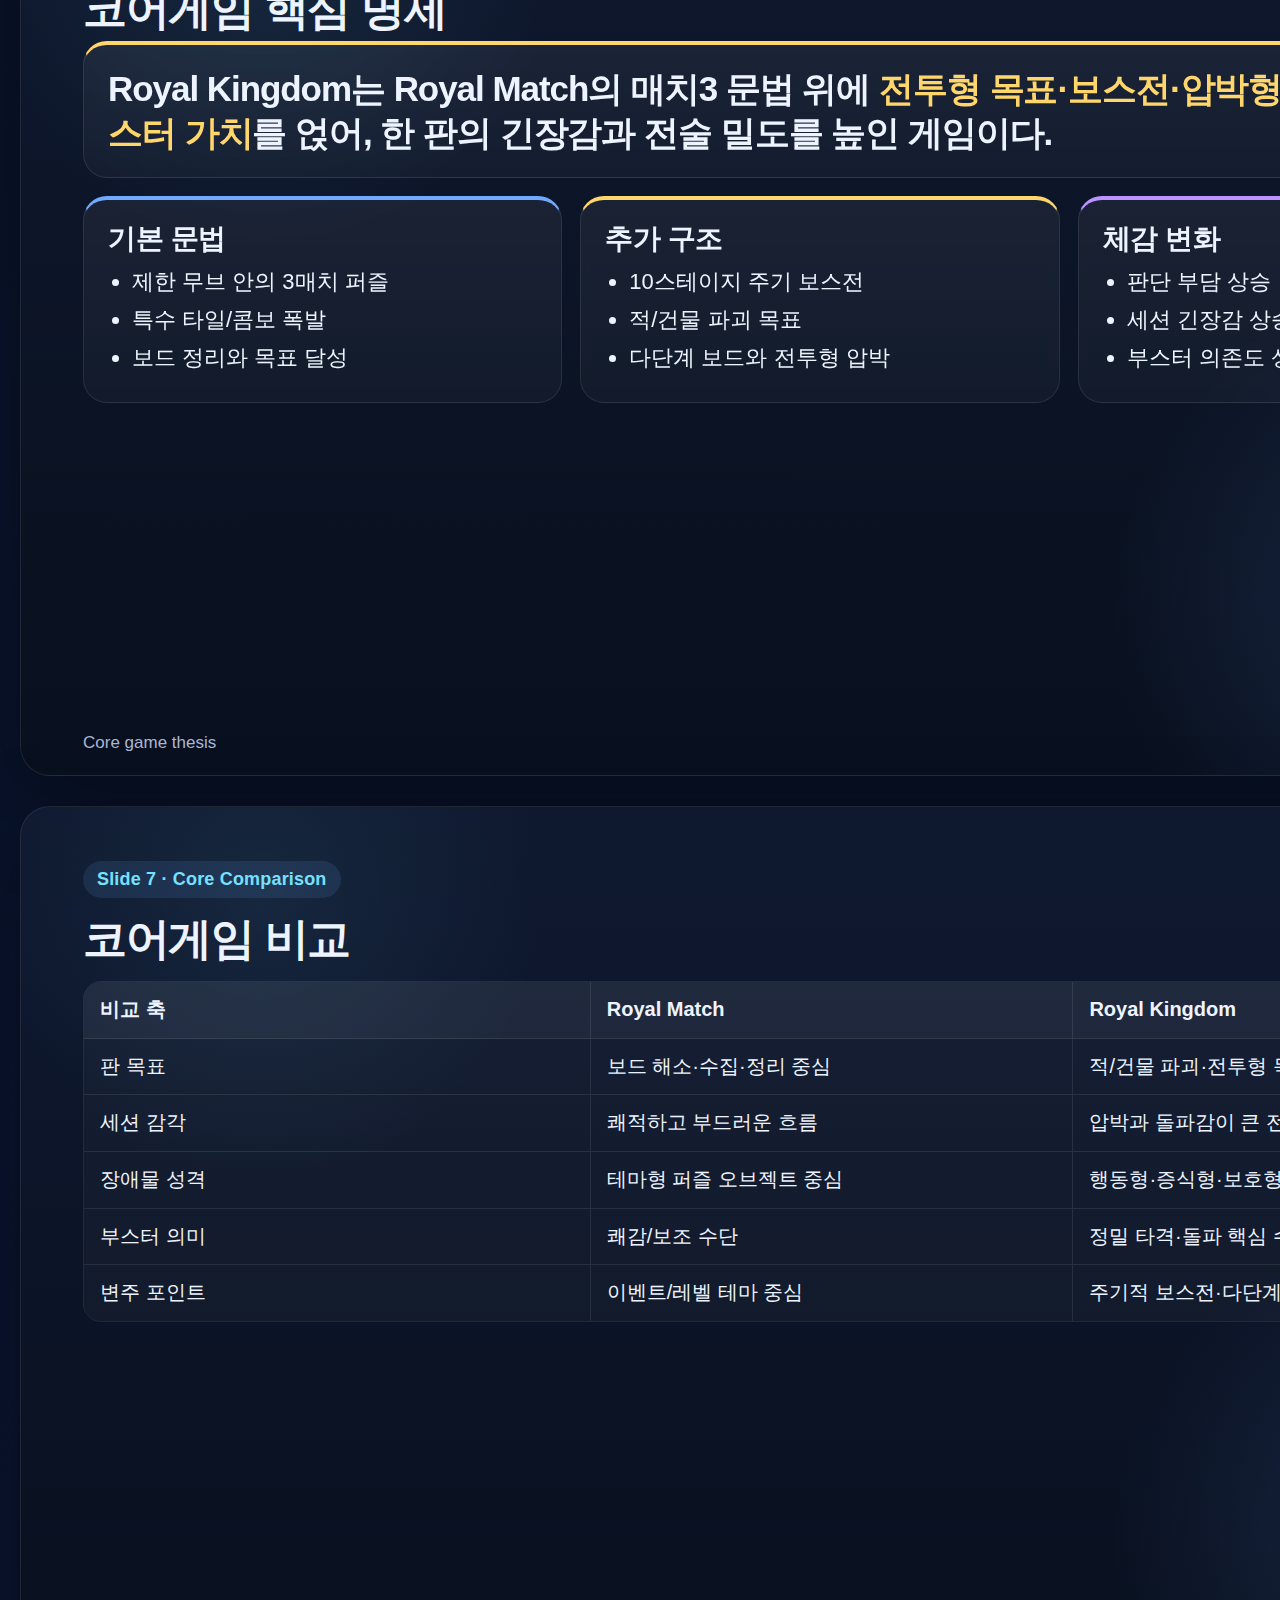
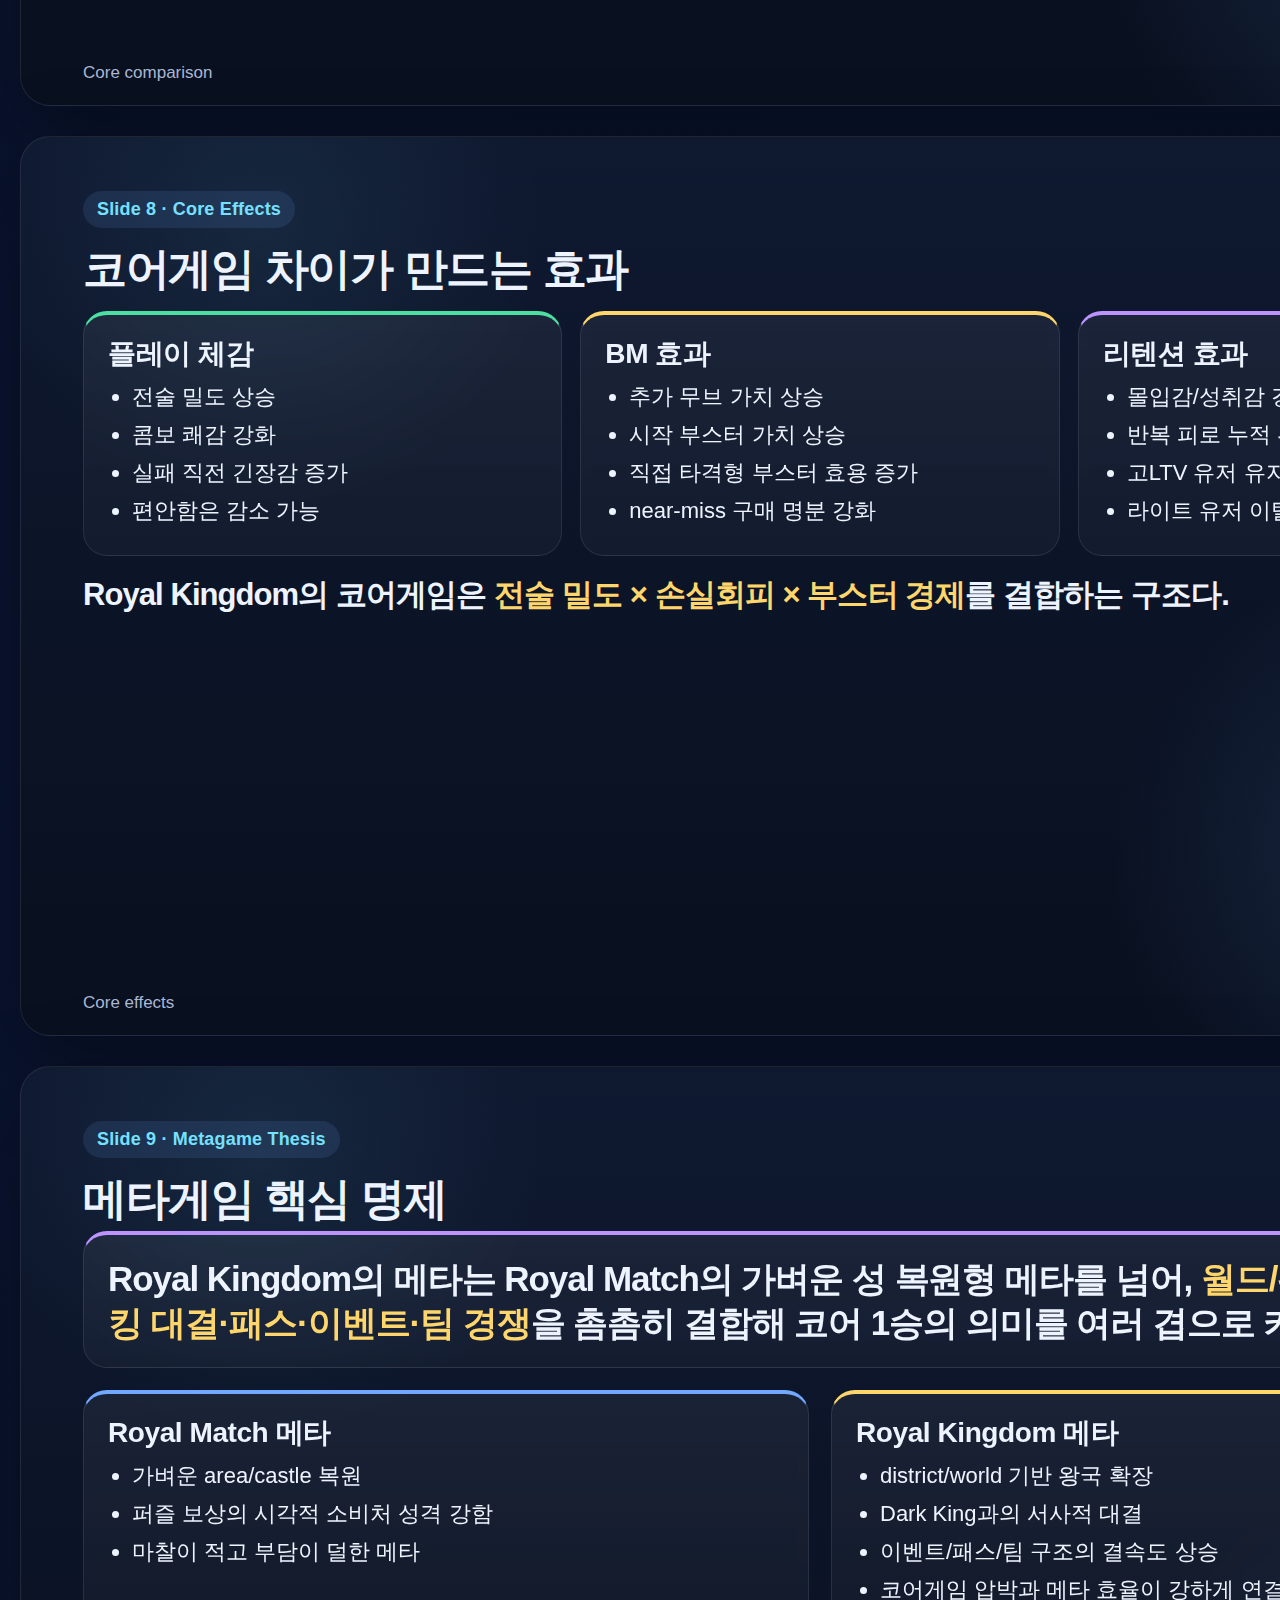
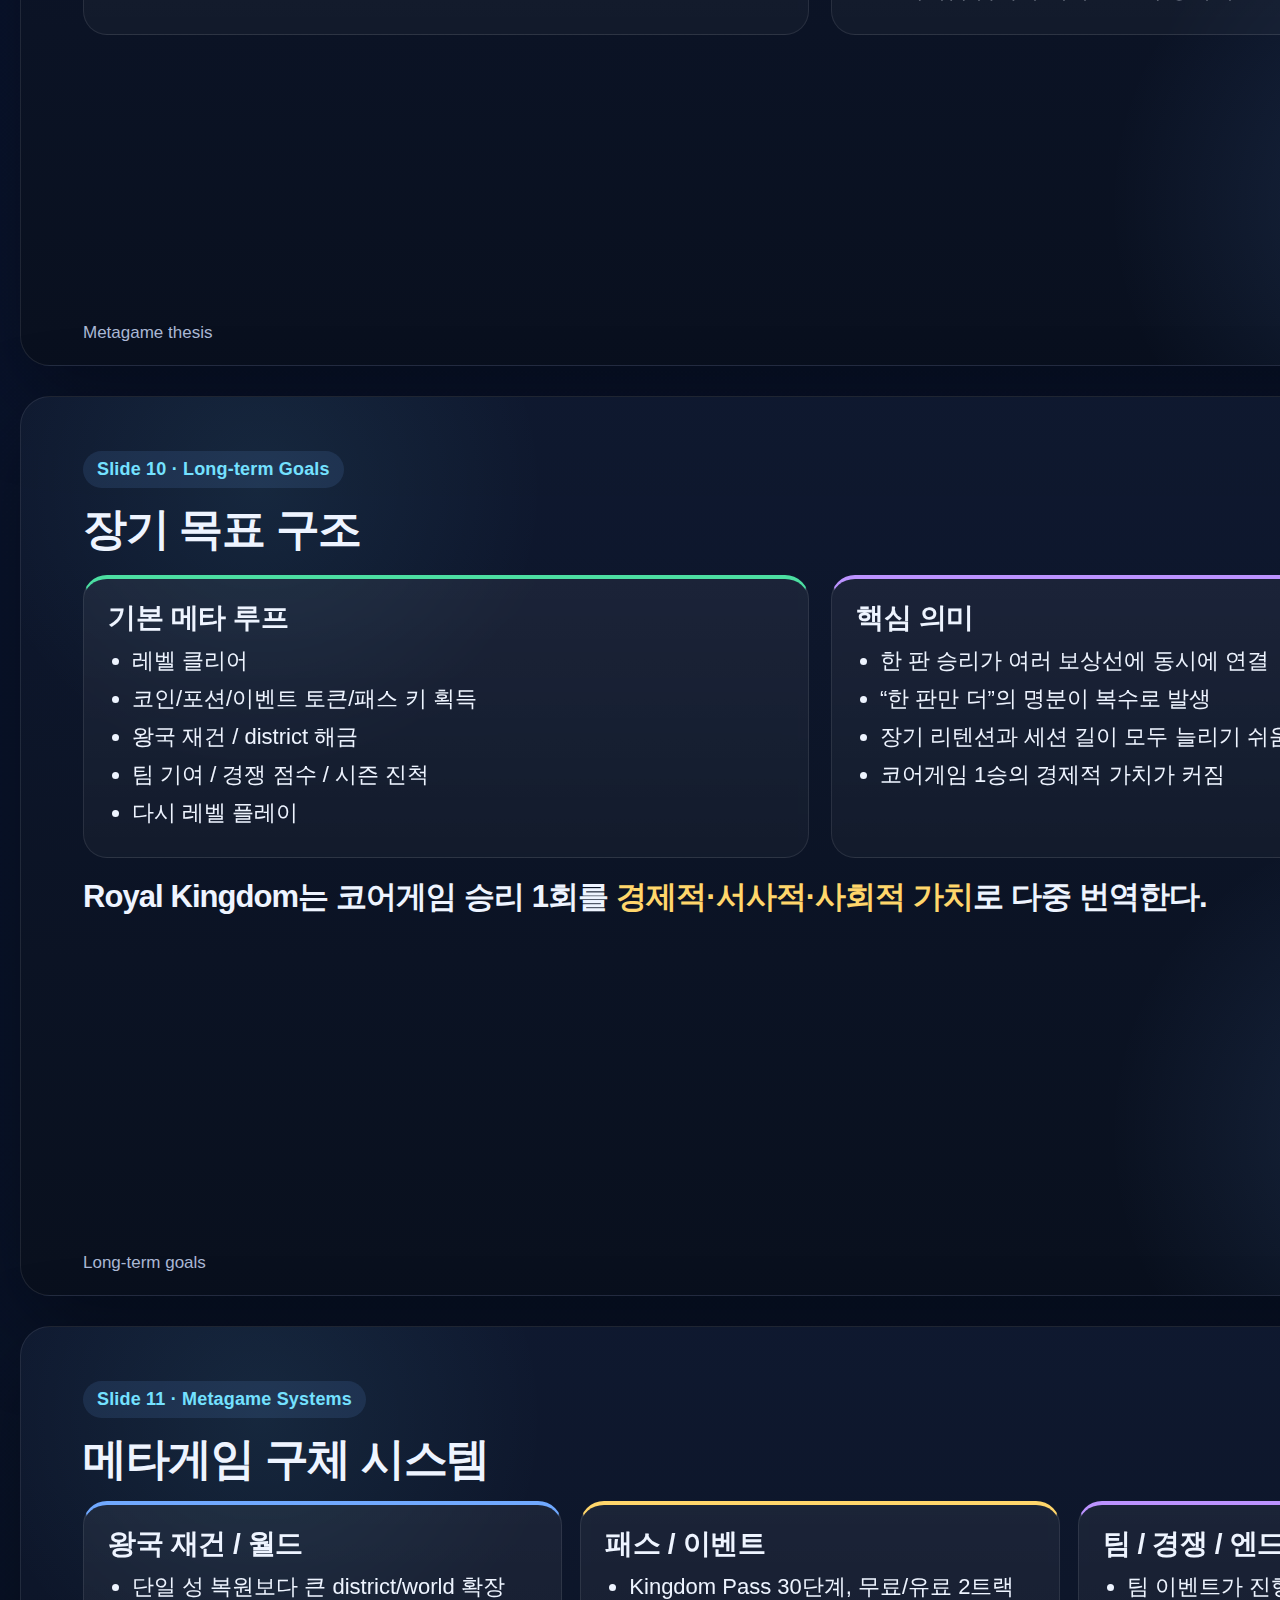
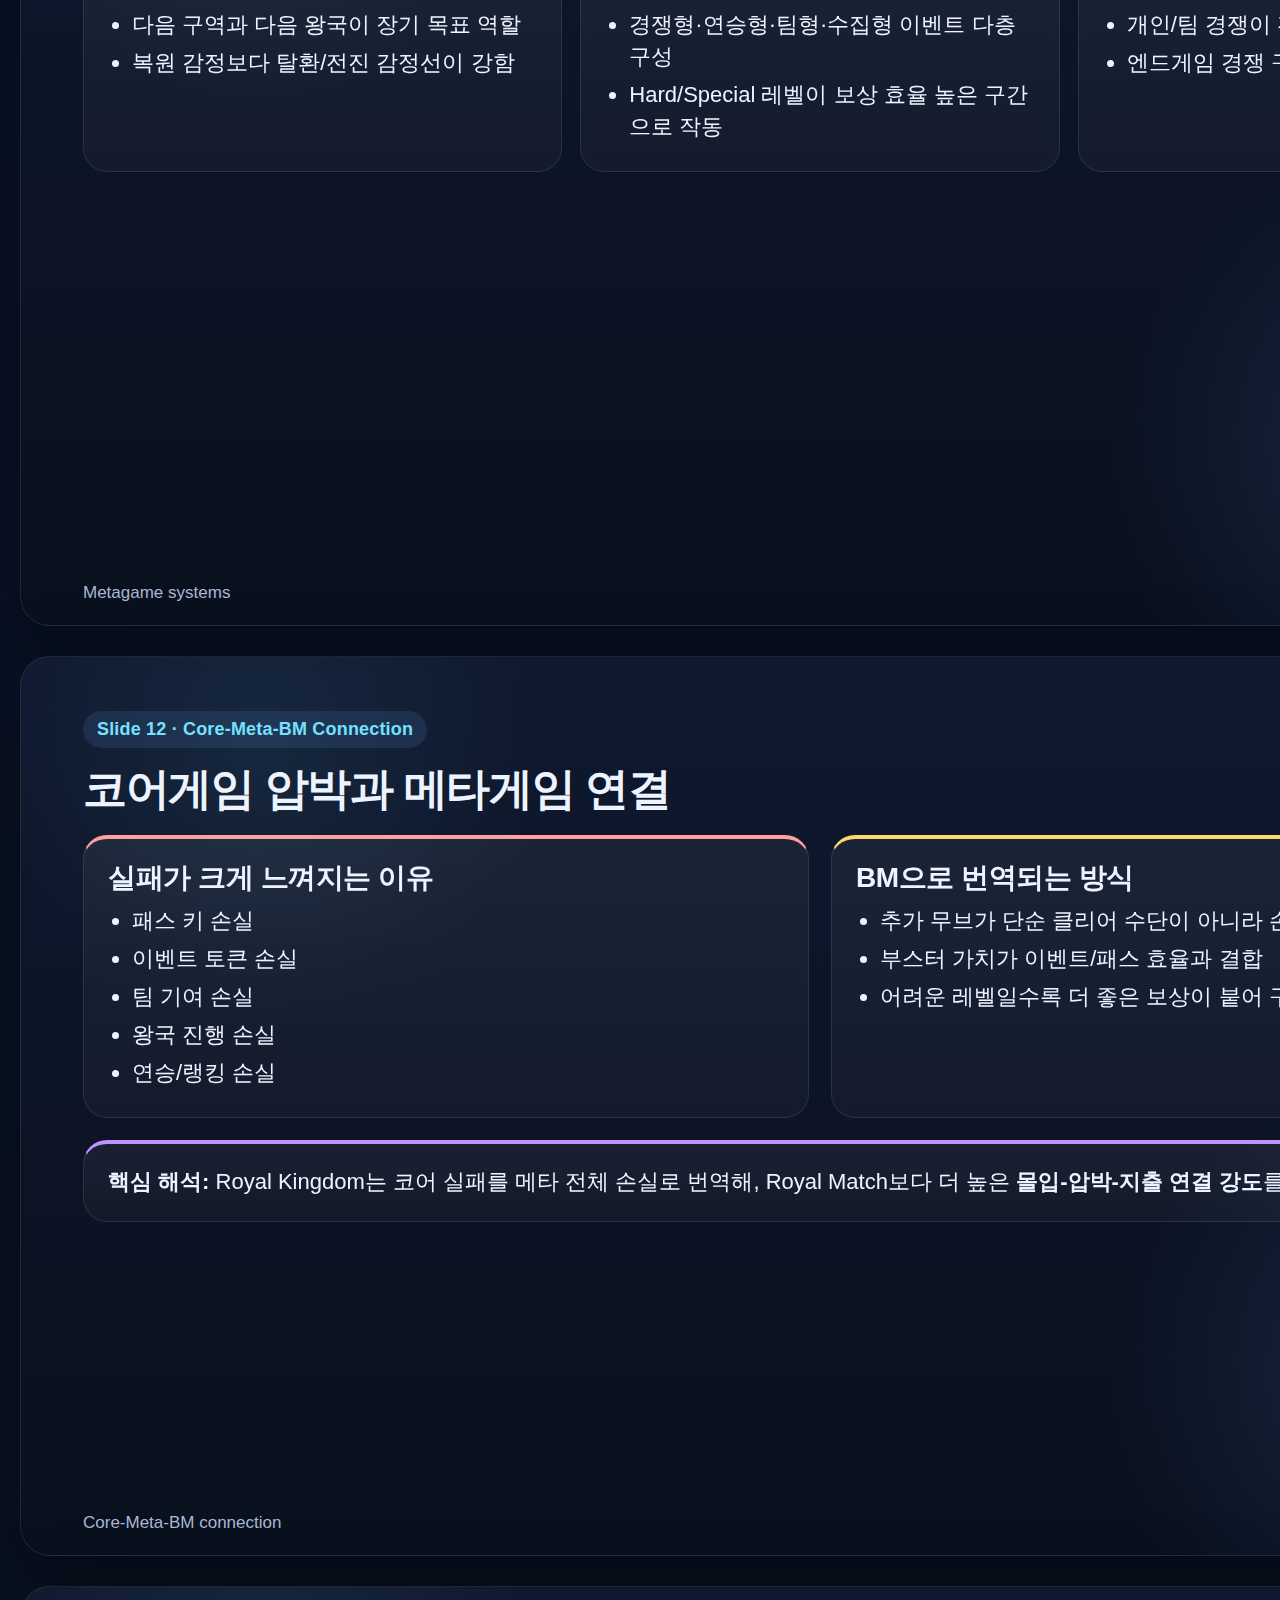
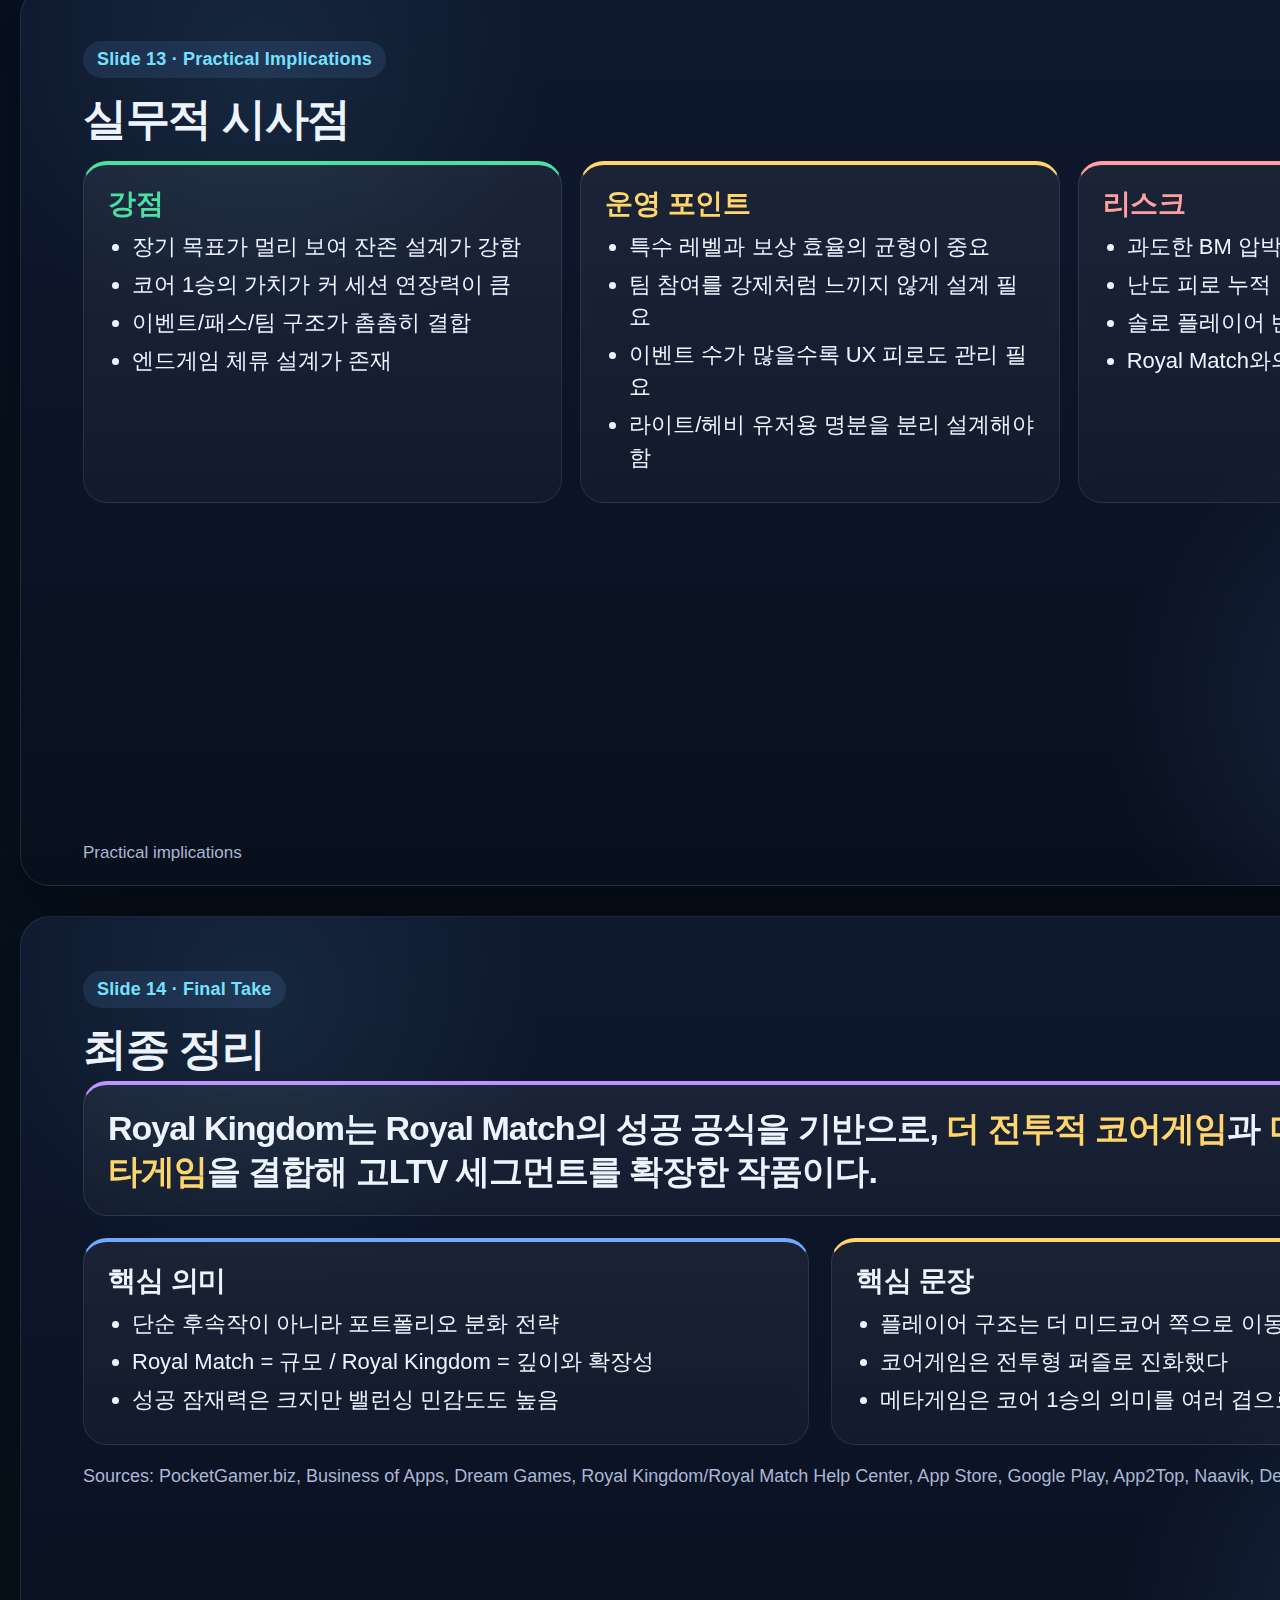
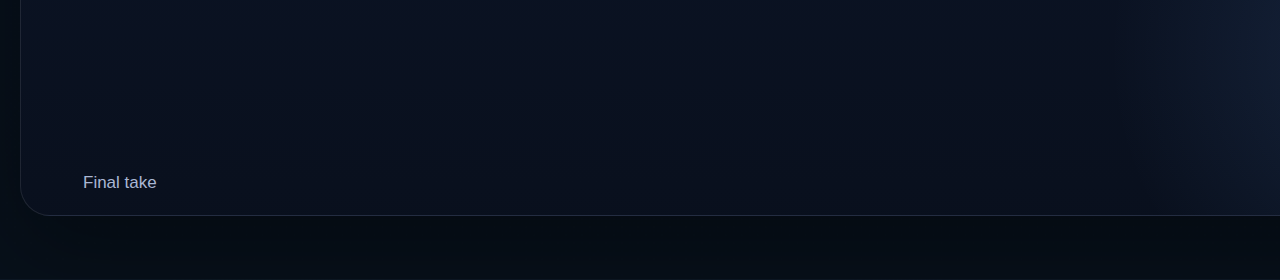
<file: inhouse/reports/royalkingdom_meta_2026-03-12.html>
<!DOCTYPE html>
<html lang="ko">
<head>
  <meta charset="UTF-8" />
  <meta name="viewport" content="width=device-width, initial-scale=1.0" />
  <title>Royal Match vs Royal Kingdom - Polished Presentation</title>
  <style>
    :root {
      --bg: #07101a;
      --panel: #0f1930;
      --panel-2: #152342;
      --line: rgba(255,255,255,.09);
      --text: #eef4ff;
      --muted: #aab7d4;
      --blue: #70a9ff;
      --cyan: #74e1ff;
      --gold: #ffd66b;
      --green: #4cdfa2;
      --purple: #bc93ff;
      --red: #ff9f9f;
      --shadow: 0 30px 90px rgba(0,0,0,.35);
    }
    * { box-sizing: border-box; }
    body {
      margin: 0;
      color: var(--text);
      font-family: -apple-system, BlinkMacSystemFont, "Segoe UI", Roboto, "Noto Sans KR", Arial, sans-serif;
      background:
        radial-gradient(circle at 0% 0%, rgba(116,225,255,.12), transparent 24%),
        radial-gradient(circle at 100% 0%, rgba(188,147,255,.12), transparent 22%),
        linear-gradient(180deg, #07101a, #0a1430 55%, #07101a);
    }
    .deck {
      padding: 26px 0 64px;
      display: flex;
      flex-direction: column;
      align-items: center;
      gap: 30px;
    }
    .slide {
      position: relative;
      width: 1600px;
      height: 900px;
      background:
        linear-gradient(180deg, rgba(15,25,48,.98), rgba(9,16,30,.98)),
        linear-gradient(135deg, rgba(255,255,255,.03), rgba(255,255,255,0));
      border: 1px solid var(--line);
      border-radius: 30px;
      padding: 54px 62px 34px;
      box-shadow: var(--shadow);
      overflow: hidden;
    }
    .slide::before {
      content: "";
      position: absolute;
      inset: 0;
      background:
        radial-gradient(circle at 88% 82%, rgba(112,169,255,.14), transparent 20%),
        radial-gradient(circle at 15% 10%, rgba(116,225,255,.08), transparent 18%);
      pointer-events: none;
    }
    .eyebrow {
      position: relative;
      z-index: 1;
      display: inline-block;
      padding: 8px 14px;
      border-radius: 999px;
      background: rgba(112,169,255,.12);
      color: var(--cyan);
      font-size: 18px;
      font-weight: 800;
      letter-spacing: .01em;
      margin-bottom: 16px;
    }
    h1,h2,h3,p,ul,.card,.metric,.table,.bigline,.subline { position: relative; z-index: 1; }
    h1 {
      margin: 0;
      font-size: 60px;
      line-height: 1.05;
      letter-spacing: -0.045em;
    }
    h2 {
      margin: 0 0 8px;
      font-size: 44px;
      line-height: 1.12;
      letter-spacing: -0.03em;
    }
    h3 {
      margin: 0 0 10px;
      font-size: 28px;
      line-height: 1.2;
      letter-spacing: -0.015em;
    }
    p, li { font-size: 22px; line-height: 1.46; }
    ul { margin: 8px 0 0; padding-left: 24px; }
    li { margin-bottom: 6px; }
    .lead {
      margin-top: 16px;
      color: var(--muted);
      font-size: 27px;
      line-height: 1.45;
      max-width: 1350px;
    }
    .subline {
      margin-top: 12px;
      color: var(--muted);
      font-size: 20px;
      line-height: 1.4;
    }
    .grid2 { display:grid; grid-template-columns: 1fr 1fr; gap: 22px; margin-top: 22px; }
    .grid3 { display:grid; grid-template-columns: repeat(3, 1fr); gap: 18px; margin-top: 18px; }
    .hero { display:grid; grid-template-columns: 1.25fr .75fr; gap: 22px; margin-top: 26px; }
    .split { display:grid; grid-template-columns: 1fr 1fr; gap: 22px; margin-top: 22px; }
    .card {
      background: linear-gradient(180deg, rgba(255,255,255,.06), rgba(255,255,255,.03));
      border: 1px solid var(--line);
      border-radius: 24px;
      padding: 22px 24px;
      backdrop-filter: blur(4px);
    }
    .blueTop { border-top: 4px solid var(--blue); }
    .goldTop { border-top: 4px solid var(--gold); }
    .greenTop { border-top: 4px solid var(--green); }
    .purpleTop { border-top: 4px solid var(--purple); }
    .redTop { border-top: 4px solid var(--red); }
    .quote {
      font-size: 38px;
      line-height: 1.26;
      font-weight: 900;
      letter-spacing: -0.03em;
    }
    .pillwrap { display:flex; flex-wrap:wrap; gap:10px; margin-top:18px; }
    .pill {
      padding: 8px 14px;
      border-radius: 999px;
      background: rgba(255,255,255,.07);
      border: 1px solid var(--line);
      font-size: 18px;
      font-weight: 700;
    }
    .metric {
      background: rgba(255,255,255,.05);
      border: 1px solid var(--line);
      border-radius: 18px;
      padding: 18px 20px;
    }
    .metric .val {
      font-size: 38px;
      font-weight: 900;
      color: var(--gold);
      letter-spacing: -0.035em;
    }
    .metric .lab { margin-top: 4px; font-size: 18px; color: var(--muted); }
    .bars { display:flex; flex-direction:column; gap:16px; margin-top: 14px; }
    .barrow { display:grid; grid-template-columns: 205px 1fr 110px; gap: 14px; align-items:center; }
    .track { height: 20px; border-radius:999px; overflow:hidden; background: rgba(255,255,255,.08); }
    .fill { height:100%; border-radius:999px; }
    .blue { background: linear-gradient(90deg, #4d82ff, #68e0ff); }
    .gold { background: linear-gradient(90deg, #ffca45, #ffe38d); }
    .green { background: linear-gradient(90deg, #33d58e, #75efbb); }
    .purple { background: linear-gradient(90deg, #9d72ff, #cfb5ff); }
    .table {
      margin-top: 18px;
      display:grid;
      grid-template-columns: 1.05fr 1fr 1fr;
      border: 1px solid var(--line);
      border-radius: 18px;
      overflow:hidden;
    }
    .cell {
      padding: 14px 16px;
      border-right: 1px solid var(--line);
      border-bottom: 1px solid var(--line);
      background: rgba(255,255,255,.03);
      font-size: 20px;
      line-height: 1.38;
    }
    .cell.head {
      background: rgba(255,255,255,.08);
      font-weight: 800;
    }
    .table .cell:nth-child(3n) { border-right:none; }
    .table .cell:nth-last-child(-n+3) { border-bottom:none; }
    .bigline {
      margin-top: 18px;
      font-size: 31px;
      line-height: 1.34;
      font-weight: 900;
      letter-spacing: -0.03em;
    }
    .footer {
      position: absolute;
      left: 62px; right: 62px; bottom: 22px;
      display:flex; justify-content:space-between; align-items:center;
      color: var(--muted); font-size: 17px;
      z-index: 1;
    }
    .small { font-size: 18px; color: var(--muted); }
    .check { color: var(--green); font-weight: 800; }
    .warn { color: var(--gold); font-weight: 800; }
    .risk { color: var(--red); font-weight: 800; }
    @media (max-width: 1700px) {
      body { overflow-x: auto; }
      .deck { align-items: flex-start; padding-left: 20px; }
    }
    @media print {
      .deck { gap: 0; padding: 0; }
      .slide { page-break-after: always; border-radius: 0; box-shadow: none; }
    }
  </style>
</head>
<body>
  <div class="deck">

    <section class="slide">
      <div class="eyebrow">Slide 1 · Executive Summary</div>
      <h1>Royal Match vs Royal Kingdom<br>발표용 확장 프리젠테이션</h1>
      <p class="lead">Royal Kingdom는 Royal Match의 성공 공식을 복제한 타이틀이 아니라, 더 전투적인 코어게임과 더 촘촘한 메타게임을 결합해 고LTV 세그먼트를 확장하려는 작품으로 해석된다.</p>
      <div class="hero">
        <div class="card blueTop">
          <div class="quote">“Royal Match는 시장을 넓혔고,<br>Royal Kingdom는 그 안에서 <span style="color:var(--gold)">더 깊고 더 비싼 유저층</span>을 만들고 있다.”</div>
          <div class="pillwrap">
            <div class="pill">넓은 캐주얼층</div>
            <div class="pill">전투형 퍼즐 진화</div>
            <div class="pill">메타 스케일 확대</div>
            <div class="pill">고LTV 강화</div>
          </div>
        </div>
        <div style="display:flex; flex-direction:column; gap:12px;">
          <div class="metric"><div class="val">$301.1M</div><div class="lab">Royal Kingdom 첫해 gross</div></div>
          <div class="metric"><div class="val">3~4x</div><div class="lab">초기 monetization 속도 vs Royal Match</div></div>
          <div class="metric"><div class="val">50M+</div><div class="lab">Royal Kingdom Google Play downloads</div></div>
        </div>
      </div>
      <div class="footer"><span>Royal Match vs Royal Kingdom</span><span>1 / 14</span></div>
    </section>

    <section class="slide">
      <div class="eyebrow">Slide 2 · Scope</div>
      <h2>분석 범위와 해석 프레임</h2>
      <div class="split">
        <div class="card greenTop">
          <h3>분석 범위</h3>
          <ul>
            <li>플레이어 구조 및 세그먼트 가설</li>
            <li>서비스 실적과 스토어 신호</li>
            <li>Royal Kingdom 코어게임 구조</li>
            <li>Royal Kingdom 메타게임 구조</li>
            <li>코어게임 ↔ 메타게임 ↔ BM ↔ 리텐션 연결</li>
          </ul>
        </div>
        <div class="card purpleTop">
          <h3>해석 프레임</h3>
          <ul>
            <li>공식 Help Center / Store / Dream Games 자료 우선</li>
            <li>사업 수치는 외부 추정치 포함</li>
            <li>세그먼트 비중은 공개 수치가 아닌 구조 기반 가설</li>
            <li>발표용이지만 실무 참고 가능 수준의 정보 밀도 유지</li>
          </ul>
        </div>
      </div>
      <div class="bigline">핵심 질문: Royal Kingdom는 <span style="color:var(--cyan)">누구를</span>, <span style="color:var(--gold)">어떤 장기 구조로</span> 더 강하게 붙잡으려는가?</div>
      <div class="footer"><span>Scope & framing</span><span>2 / 14</span></div>
    </section>

    <section class="slide">
      <div class="eyebrow">Slide 3 · Player Positioning</div>
      <h2>플레이어 포지셔닝</h2>
      <div class="grid2">
        <div class="card blueTop">
          <h3>Royal Match</h3>
          <ul>
            <li>35세 이상 여성 중심의 대중 캐주얼 퍼즐층에 강함</li>
            <li>짧은 세션, 휴식, 스트레스 해소 동기 중심</li>
            <li>광고 스트레스 없는 매끄러운 퍼즐 루프 선호</li>
            <li>복잡성보다 안정감과 직관성을 중시</li>
          </ul>
        </div>
        <div class="card goldTop">
          <h3>Royal Kingdom</h3>
          <ul>
            <li>기본 캐주얼층 위에 성취·성장·도전 욕구 강한 층을 확장</li>
            <li>스토리, 보스전, 팀, 경쟁 메타 수용성이 더 높음</li>
            <li>캐주얼↔미드코어 경계 유저 비중이 더 클 가능성</li>
            <li>퍼즐보다 더 큰 게임 경험을 원하는 층에 적합</li>
          </ul>
        </div>
      </div>
      <div class="footer"><span>Player positioning</span><span>3 / 14</span></div>
    </section>

    <section class="slide">
      <div class="eyebrow">Slide 4 · Segment Hypothesis</div>
      <h2>세그먼트 비중 가설</h2>
      <div class="grid2">
        <div class="card blueTop">
          <h3>Royal Match</h3>
          <div class="bars">
            <div class="barrow"><div>캐주얼/휴식형</div><div class="track"><div class="fill blue" style="width:75%"></div></div><div>70~80%</div></div>
            <div class="barrow"><div>코어/경쟁형</div><div class="track"><div class="fill purple" style="width:25%"></div></div><div>20~30%</div></div>
          </div>
        </div>
        <div class="card goldTop">
          <h3>Royal Kingdom</h3>
          <div class="bars">
            <div class="barrow"><div>캐주얼/휴식형</div><div class="track"><div class="fill gold" style="width:55%"></div></div><div>50~60%</div></div>
            <div class="barrow"><div>미드코어/메타형</div><div class="track"><div class="fill green" style="width:45%"></div></div><div>40~50%</div></div>
          </div>
        </div>
      </div>
      <div class="card purpleTop" style="margin-top:22px;">
        <p style="margin:0;"><strong>해석:</strong> Royal Match는 유저 수를 넓히는 게임이고, Royal Kingdom는 유저 가치(LTV)가 높은 층의 비중을 늘리는 게임으로 읽힌다.</p>
      </div>
      <div class="footer"><span>Segment hypothesis</span><span>4 / 14</span></div>
    </section>

    <section class="slide">
      <div class="eyebrow">Slide 5 · Business Performance</div>
      <h2>Royal Kingdom 서비스 실적</h2>
      <div class="grid3">
        <div class="metric"><div class="val">2023.04</div><div class="lab">Soft launch</div></div>
        <div class="metric"><div class="val">2024.11.21</div><div class="lab">Global launch</div></div>
        <div class="metric"><div class="val">$20.5M~$21.2M</div><div class="lab">Soft launch gross</div></div>
        <div class="metric"><div class="val">4.12M</div><div class="lab">첫 달 다운로드</div></div>
        <div class="metric"><div class="val">$5.49M</div><div class="lab">첫 달 net IAP</div></div>
        <div class="metric"><div class="val">$301.1M</div><div class="lab">출시 후 첫해 gross</div></div>
      </div>
      <div class="split">
        <div class="card greenTop">
          <h3>스토어 신호</h3>
          <ul>
            <li>App Store 4.7 / 889K ratings</li>
            <li>Google Play 4.6 / 1.85M reviews</li>
            <li>Google Play 50M+ downloads</li>
            <li>Puzzle Top Grossing #4</li>
          </ul>
        </div>
        <div class="card purpleTop">
          <h3>해석</h3>
          <ul>
            <li>신작 기준 매우 강한 출발</li>
            <li>초기 monetization 속도는 Royal Match보다 빠른 편</li>
            <li>절대 규모와 저변은 아직 Royal Match 우위</li>
          </ul>
        </div>
      </div>
      <div class="footer"><span>Business performance</span><span>5 / 14</span></div>
    </section>

    <section class="slide">
      <div class="eyebrow">Slide 6 · Core Game Thesis</div>
      <h2>코어게임 핵심 명제</h2>
      <div class="card goldTop">
        <div class="quote" style="font-size:35px;">Royal Kingdom는 Royal Match의 매치3 문법 위에 <span style="color:var(--gold)">전투형 목표·보스전·압박형 장애물·정밀 부스터 가치</span>를 얹어, 한 판의 긴장감과 전술 밀도를 높인 게임이다.</div>
      </div>
      <div class="grid3">
        <div class="card blueTop">
          <h3>기본 문법</h3>
          <ul>
            <li>제한 무브 안의 3매치 퍼즐</li>
            <li>특수 타일/콤보 폭발</li>
            <li>보드 정리와 목표 달성</li>
          </ul>
        </div>
        <div class="card goldTop">
          <h3>추가 구조</h3>
          <ul>
            <li>10스테이지 주기 보스전</li>
            <li>적/건물 파괴 목표</li>
            <li>다단계 보드와 전투형 압박</li>
          </ul>
        </div>
        <div class="card purpleTop">
          <h3>체감 변화</h3>
          <ul>
            <li>판단 부담 상승</li>
            <li>세션 긴장감 상승</li>
            <li>부스터 의존도 상승</li>
          </ul>
        </div>
      </div>
      <div class="footer"><span>Core game thesis</span><span>6 / 14</span></div>
    </section>

    <section class="slide">
      <div class="eyebrow">Slide 7 · Core Comparison</div>
      <h2>코어게임 비교</h2>
      <div class="table">
        <div class="cell head">비교 축</div>
        <div class="cell head">Royal Match</div>
        <div class="cell head">Royal Kingdom</div>

        <div class="cell">판 목표</div>
        <div class="cell">보드 해소·수집·정리 중심</div>
        <div class="cell">적/건물 파괴·전투형 목표 강화</div>

        <div class="cell">세션 감각</div>
        <div class="cell">쾌적하고 부드러운 흐름</div>
        <div class="cell">압박과 돌파감이 큰 전투형 흐름</div>

        <div class="cell">장애물 성격</div>
        <div class="cell">테마형 퍼즐 오브젝트 중심</div>
        <div class="cell">행동형·증식형·보호형 적/구조물</div>

        <div class="cell">부스터 의미</div>
        <div class="cell">쾌감/보조 수단</div>
        <div class="cell">정밀 타격·돌파 핵심 수단</div>

        <div class="cell">변주 포인트</div>
        <div class="cell">이벤트/레벨 테마 중심</div>
        <div class="cell">주기적 보스전·다단계 보드</div>
      </div>
      <div class="footer"><span>Core comparison</span><span>7 / 14</span></div>
    </section>

    <section class="slide">
      <div class="eyebrow">Slide 8 · Core Effects</div>
      <h2>코어게임 차이가 만드는 효과</h2>
      <div class="grid3">
        <div class="card greenTop">
          <h3>플레이 체감</h3>
          <ul>
            <li>전술 밀도 상승</li>
            <li>콤보 쾌감 강화</li>
            <li>실패 직전 긴장감 증가</li>
            <li>편안함은 감소 가능</li>
          </ul>
        </div>
        <div class="card goldTop">
          <h3>BM 효과</h3>
          <ul>
            <li>추가 무브 가치 상승</li>
            <li>시작 부스터 가치 상승</li>
            <li>직접 타격형 부스터 효용 증가</li>
            <li>near-miss 구매 명분 강화</li>
          </ul>
        </div>
        <div class="card purpleTop">
          <h3>리텐션 효과</h3>
          <ul>
            <li>몰입감/성취감 강화</li>
            <li>반복 피로 누적 위험</li>
            <li>고LTV 유저 유지력 강화 가능</li>
            <li>라이트 유저 이탈 가능성 존재</li>
          </ul>
        </div>
      </div>
      <div class="bigline">Royal Kingdom의 코어게임은 <span style="color:var(--gold)">전술 밀도 × 손실회피 × 부스터 경제</span>를 결합하는 구조다.</div>
      <div class="footer"><span>Core effects</span><span>8 / 14</span></div>
    </section>

    <section class="slide">
      <div class="eyebrow">Slide 9 · Metagame Thesis</div>
      <h2>메타게임 핵심 명제</h2>
      <div class="card purpleTop">
        <div class="quote" style="font-size:35px;">Royal Kingdom의 메타는 Royal Match의 가벼운 성 복원형 메타를 넘어, <span style="color:var(--gold)">월드/왕국 확장·다크킹 대결·패스·이벤트·팀 경쟁</span>을 촘촘히 결합해 코어 1승의 의미를 여러 겹으로 키운 구조다.</div>
      </div>
      <div class="split">
        <div class="card blueTop">
          <h3>Royal Match 메타</h3>
          <ul>
            <li>가벼운 area/castle 복원</li>
            <li>퍼즐 보상의 시각적 소비처 성격 강함</li>
            <li>마찰이 적고 부담이 덜한 메타</li>
          </ul>
        </div>
        <div class="card goldTop">
          <h3>Royal Kingdom 메타</h3>
          <ul>
            <li>district/world 기반 왕국 확장</li>
            <li>Dark King과의 서사적 대결</li>
            <li>이벤트/패스/팀 구조의 결속도 상승</li>
            <li>코어게임 압박과 메타 효율이 강하게 연결</li>
          </ul>
        </div>
      </div>
      <div class="footer"><span>Metagame thesis</span><span>9 / 14</span></div>
    </section>

    <section class="slide">
      <div class="eyebrow">Slide 10 · Long-term Goals</div>
      <h2>장기 목표 구조</h2>
      <div class="grid2">
        <div class="card greenTop">
          <h3>기본 메타 루프</h3>
          <ul>
            <li>레벨 클리어</li>
            <li>코인/포션/이벤트 토큰/패스 키 획득</li>
            <li>왕국 재건 / district 해금</li>
            <li>팀 기여 / 경쟁 점수 / 시즌 진척</li>
            <li>다시 레벨 플레이</li>
          </ul>
        </div>
        <div class="card purpleTop">
          <h3>핵심 의미</h3>
          <ul>
            <li>한 판 승리가 여러 보상선에 동시에 연결</li>
            <li>“한 판만 더”의 명분이 복수로 발생</li>
            <li>장기 리텐션과 세션 길이 모두 늘리기 쉬움</li>
            <li>코어게임 1승의 경제적 가치가 커짐</li>
          </ul>
        </div>
      </div>
      <div class="bigline">Royal Kingdom는 코어게임 승리 1회를 <span style="color:var(--gold)">경제적·서사적·사회적 가치</span>로 다중 번역한다.</div>
      <div class="footer"><span>Long-term goals</span><span>10 / 14</span></div>
    </section>

    <section class="slide">
      <div class="eyebrow">Slide 11 · Metagame Systems</div>
      <h2>메타게임 구체 시스템</h2>
      <div class="grid3">
        <div class="card blueTop">
          <h3>왕국 재건 / 월드</h3>
          <ul>
            <li>단일 성 복원보다 큰 district/world 확장</li>
            <li>다음 구역과 다음 왕국이 장기 목표 역할</li>
            <li>복원 감정보다 탈환/전진 감정선이 강함</li>
          </ul>
        </div>
        <div class="card goldTop">
          <h3>패스 / 이벤트</h3>
          <ul>
            <li>Kingdom Pass 30단계, 무료/유료 2트랙</li>
            <li>경쟁형·연승형·팀형·수집형 이벤트 다층 구성</li>
            <li>Hard/Special 레벨이 보상 효율 높은 구간으로 작동</li>
          </ul>
        </div>
        <div class="card purpleTop">
          <h3>팀 / 경쟁 / 엔드게임</h3>
          <ul>
            <li>팀 이벤트가 진행 효율 인프라로 기능</li>
            <li>개인/팀 경쟁이 잔존과 과금 명분 강화</li>
            <li>엔드게임 경쟁 구조가 상단 체류를 연장</li>
          </ul>
        </div>
      </div>
      <div class="footer"><span>Metagame systems</span><span>11 / 14</span></div>
    </section>

    <section class="slide">
      <div class="eyebrow">Slide 12 · Core-Meta-BM Connection</div>
      <h2>코어게임 압박과 메타게임 연결</h2>
      <div class="split">
        <div class="card redTop">
          <h3>실패가 크게 느껴지는 이유</h3>
          <ul>
            <li>패스 키 손실</li>
            <li>이벤트 토큰 손실</li>
            <li>팀 기여 손실</li>
            <li>왕국 진행 손실</li>
            <li>연승/랭킹 손실</li>
          </ul>
        </div>
        <div class="card goldTop">
          <h3>BM으로 번역되는 방식</h3>
          <ul>
            <li>추가 무브가 단순 클리어 수단이 아니라 손실 방지 보험처럼 보임</li>
            <li>부스터 가치가 이벤트/패스 효율과 결합</li>
            <li>어려운 레벨일수록 더 좋은 보상이 붙어 구매 명분 확대</li>
          </ul>
        </div>
      </div>
      <div class="card purpleTop" style="margin-top:22px;">
        <p style="margin:0;"><strong>핵심 해석:</strong> Royal Kingdom는 코어 실패를 메타 전체 손실로 번역해, Royal Match보다 더 높은 <strong>몰입-압박-지출 연결 강도</strong>를 만든다.</p>
      </div>
      <div class="footer"><span>Core-Meta-BM connection</span><span>12 / 14</span></div>
    </section>

    <section class="slide">
      <div class="eyebrow">Slide 13 · Practical Implications</div>
      <h2>실무적 시사점</h2>
      <div class="grid3">
        <div class="card greenTop">
          <h3><span class="check">강점</span></h3>
          <ul>
            <li>장기 목표가 멀리 보여 잔존 설계가 강함</li>
            <li>코어 1승의 가치가 커 세션 연장력이 큼</li>
            <li>이벤트/패스/팀 구조가 촘촘히 결합</li>
            <li>엔드게임 체류 설계가 존재</li>
          </ul>
        </div>
        <div class="card goldTop">
          <h3><span class="warn">운영 포인트</span></h3>
          <ul>
            <li>특수 레벨과 보상 효율의 균형이 중요</li>
            <li>팀 참여를 강제처럼 느끼지 않게 설계 필요</li>
            <li>이벤트 수가 많을수록 UX 피로도 관리 필요</li>
            <li>라이트/헤비 유저용 명분을 분리 설계해야 함</li>
          </ul>
        </div>
        <div class="card redTop">
          <h3><span class="risk">리스크</span></h3>
          <ul>
            <li>과도한 BM 압박 인상</li>
            <li>난도 피로 누적</li>
            <li>솔로 플레이어 반감</li>
            <li>Royal Match와의 자기잠식 가능성</li>
          </ul>
        </div>
      </div>
      <div class="footer"><span>Practical implications</span><span>13 / 14</span></div>
    </section>

    <section class="slide">
      <div class="eyebrow">Slide 14 · Final Take</div>
      <h2>최종 정리</h2>
      <div class="card purpleTop">
        <div class="quote" style="font-size:34px;">Royal Kingdom는 Royal Match의 성공 공식을 기반으로, <span style="color:var(--gold)">더 전투적 코어게임</span>과 <span style="color:var(--gold)">더 크고 촘촘한 메타게임</span>을 결합해 고LTV 세그먼트를 확장한 작품이다.</div>
      </div>
      <div class="split">
        <div class="card blueTop">
          <h3>핵심 의미</h3>
          <ul>
            <li>단순 후속작이 아니라 포트폴리오 분화 전략</li>
            <li>Royal Match = 규모 / Royal Kingdom = 깊이와 확장성</li>
            <li>성공 잠재력은 크지만 밸런싱 민감도도 높음</li>
          </ul>
        </div>
        <div class="card goldTop">
          <h3>핵심 문장</h3>
          <ul>
            <li>플레이어 구조는 더 미드코어 쪽으로 이동했다</li>
            <li>코어게임은 전투형 퍼즐로 진화했다</li>
            <li>메타게임은 코어 1승의 의미를 여러 겹으로 증폭한다</li>
          </ul>
        </div>
      </div>
      <p class="small">Sources: PocketGamer.biz, Business of Apps, Dream Games, Royal Kingdom/Royal Match Help Center, App Store, Google Play, App2Top, Naavik, Deconstructor of Fun, Balancy.</p>
      <div class="footer"><span>Final take</span><span>14 / 14</span></div>
    </section>

  </div>
</body>
</html>
</file>
<file: css/style.css>
/* ============================================
   PLAIUM - Design System & Styles
   ============================================ */

/* --- Variables --- */
:root {
  --color-bg: #1a1a1a;
  --color-bg-dark: #111111;
  --color-bg-elevated: #222222;
  --color-text-primary: #ffffff;
  --color-text-secondary: #b0b0b0;
  --color-text-muted: #888888;
  --color-accent: #00bfff;
  --color-accent-hover: #33ccff;
  --color-border: rgba(255, 255, 255, 0.08);

  --font-family: 'Noto Sans KR', -apple-system, BlinkMacSystemFont, sans-serif;
  --font-weight-light: 300;
  --font-weight-regular: 400;
  --font-weight-bold: 700;

  --section-padding: 120px;
  --container-max-width: 1080px;
  --container-padding: 24px;

  --header-height: 72px;
  --header-height-mobile: 56px;

  --transition-fast: 0.2s ease;
  --transition-normal: 0.3s ease;
  --transition-slow: 0.6s cubic-bezier(0.16, 1, 0.3, 1);
}

/* --- Reset --- */
*,
*::before,
*::after {
  margin: 0;
  padding: 0;
  box-sizing: border-box;
}

html {
  scroll-behavior: smooth;
  -webkit-font-smoothing: antialiased;
  -moz-osx-font-smoothing: grayscale;
}

body {
  font-family: var(--font-family);
  font-weight: var(--font-weight-regular);
  line-height: 1.6;
  color: var(--color-text-primary);
  background-color: var(--color-bg);
}

a {
  text-decoration: none;
  color: inherit;
}

img {
  max-width: 100%;
  height: auto;
  display: block;
}

ul {
  list-style: none;
}

.container {
  max-width: var(--container-max-width);
  margin: 0 auto;
  padding: 0 var(--container-padding);
}

/* ============================================
   HEADER
   ============================================ */
.header {
  position: fixed;
  top: 0;
  left: 0;
  width: 100%;
  height: var(--header-height);
  z-index: 1000;
  display: flex;
  align-items: center;
  background-color: transparent;
  border-bottom: 1px solid var(--color-border);
  transition: background-color var(--transition-normal),
              border-color var(--transition-normal),
              backdrop-filter var(--transition-normal);
}

.header.scrolled {
  background-color: rgba(26, 26, 26, 0.92);
  backdrop-filter: blur(12px);
  -webkit-backdrop-filter: blur(12px);
  border-bottom-color: transparent;
  box-shadow: 0 1px 0 rgba(255, 255, 255, 0.04);
}

.navbar {
  display: flex;
  justify-content: space-between;
  align-items: center;
  max-width: var(--container-max-width);
  width: 100%;
  margin: 0 auto;
  padding: 0 var(--container-padding);
}

.logo img {
  height: 36px;
  transition: opacity var(--transition-fast);
}

.logo a:hover img {
  opacity: 0.8;
}

.nav-links {
  display: flex;
  gap: 32px;
}

.nav-links a {
  font-size: 14px;
  font-weight: var(--font-weight-bold);
  color: var(--color-text-primary);
  letter-spacing: 0.08em;
  text-transform: uppercase;
  transition: color var(--transition-fast);
  position: relative;
}

.nav-links a::after {
  content: '';
  position: absolute;
  bottom: -4px;
  left: 0;
  width: 0;
  height: 1px;
  background-color: var(--color-accent);
  transition: width var(--transition-normal);
}

.nav-links a:hover {
  color: var(--color-accent);
}

.nav-links a:hover::after {
  width: 100%;
}

.hamburger-menu {
  display: none;
  background: none;
  border: none;
  cursor: pointer;
  padding: 8px;
  z-index: 1001;
}

.hamburger-menu .bar {
  display: block;
  width: 22px;
  height: 2px;
  background-color: var(--color-text-primary);
  margin: 5px 0;
  transition: transform var(--transition-normal), opacity var(--transition-normal);
}

/* ============================================
   INTRO / HERO
   ============================================ */
#intro-section {
  position: relative;
  width: 100%;
  height: 100vh;
  overflow: hidden;
}

#intro-section video {
  position: absolute;
  top: 0;
  left: 0;
  width: 100%;
  height: 100%;
  object-fit: cover;
  opacity: 0.7;
}

#intro-section::after {
  content: '';
  position: absolute;
  top: 0;
  left: 0;
  width: 100%;
  height: 100%;
  background: linear-gradient(
    to bottom,
    rgba(26, 26, 26, 0.3) 0%,
    rgba(26, 26, 26, 0.1) 40%,
    rgba(26, 26, 26, 0.1) 60%,
    rgba(26, 26, 26, 0.8) 100%
  );
  z-index: 1;
}

.intro-overlay {
  position: absolute;
  top: 0;
  left: 0;
  width: 100%;
  height: 100%;
  z-index: 2;
  display: flex;
  flex-direction: column;
  justify-content: center;
  align-items: center;
  padding: var(--container-padding);
}

.intro-logo {
  width: 280px;
  max-width: 60vw;
  margin-bottom: 16px;
  animation: fadeInUp 1.2s var(--transition-slow) both;
}

.intro-tagline {
  font-size: 16px;
  font-weight: var(--font-weight-light);
  letter-spacing: 0.3em;
  color: rgba(255, 255, 255, 0.7);
  animation: fadeInUp 1.2s 0.3s var(--transition-slow) both;
}

.scroll-indicator {
  position: absolute;
  bottom: 40px;
  left: 50%;
  transform: translateX(-50%);
  animation: fadeInUp 1.2s 0.6s var(--transition-slow) both;
}

.scroll-indicator span {
  display: block;
  width: 24px;
  height: 24px;
  border-right: 2px solid rgba(255, 255, 255, 0.5);
  border-bottom: 2px solid rgba(255, 255, 255, 0.5);
  transform: rotate(45deg);
  animation: scrollBounce 2s infinite;
}

@keyframes scrollBounce {
  0% { transform: rotate(45deg) translate(0, 0); opacity: 0; }
  40% { opacity: 1; }
  80% { transform: rotate(45deg) translate(8px, 8px); opacity: 0; }
  100% { opacity: 0; }
}

@keyframes fadeInUp {
  from {
    opacity: 0;
    transform: translateY(24px);
  }
  to {
    opacity: 1;
    transform: translateY(0);
  }
}

/* ============================================
   SECTIONS - BASE
   ============================================ */
.section {
  padding: var(--section-padding) 0;
  text-align: center;
  background-color: var(--color-bg);
}

.section-heading {
  font-size: 13px;
  font-weight: var(--font-weight-bold);
  letter-spacing: 0.2em;
  text-transform: uppercase;
  color: var(--color-text-muted);
  margin-bottom: 64px;
  position: relative;
  z-index: 1;
}

.section-heading::after {
  content: '';
  display: block;
  width: 24px;
  height: 1px;
  background-color: var(--color-accent);
  margin: 16px auto 0;
}

/* ============================================
   ABOUT SECTION
   ============================================ */
#about {
  padding-top: calc(var(--section-padding) + 40px);
  padding-bottom: var(--section-padding);
}

.about-content {
  max-width: 640px;
  margin: 0 auto;
}

.about-logo {
  width: 240px;
  max-width: 50vw;
  margin: 0 auto 48px;
}

.about-description {
  font-size: 17px;
  line-height: 1.9;
  color: var(--color-text-secondary);
  word-break: keep-all;
}

/* ============================================
   GAMES SECTION
   ============================================ */
#games {
  position: relative;
  background: url('../images/games_background.png') no-repeat center center;
  background-size: contain;
  background-color: var(--color-bg);
  padding: var(--section-padding) 0;
}

#games::before {
  content: '';
  position: absolute;
  inset: 0;
  background-color: rgba(26, 26, 26, 0.65);
  z-index: 0;
}

.games-container {
  position: relative;
  z-index: 1;
  display: flex;
  align-items: center;
  justify-content: center;
  gap: 60px;
}

.games-text {
  flex: 1;
  max-width: 480px;
  text-align: left;
}

.game-title {
  font-size: 28px;
  font-weight: var(--font-weight-bold);
  color: var(--color-accent);
  margin-bottom: 20px;
}

.game-description {
  font-size: 15px;
  line-height: 1.9;
  color: var(--color-text-secondary);
  margin-bottom: 32px;
  word-break: keep-all;
}

.games-buttons {
  display: flex;
  gap: 12px;
  flex-wrap: wrap;
  align-items: center;
}

.games-buttons a {
  display: block;
  transition: transform var(--transition-fast), opacity var(--transition-fast);
}

.games-buttons a:hover {
  transform: translateY(-2px);
  opacity: 0.85;
}

.games-buttons img {
  height: 44px;
  border-radius: 8px;
}

.games-visual {
  flex: 1;
  max-width: 420px;
  text-align: center;
}

.games-visual img {
  width: 100%;
  max-width: 380px;
  margin: 0 auto;
  filter: drop-shadow(0 20px 40px rgba(0, 0, 0, 0.4));
}

/* ============================================
   CONTACT SECTION
   ============================================ */
.contact-section {
  padding: var(--section-padding) 0;
  background-color: var(--color-bg);
  border-top: 1px solid var(--color-border);
}

.contact-description {
  font-size: 16px;
  color: var(--color-text-muted);
  margin-bottom: 24px;
}

.contact-email {
  display: inline-block;
  font-size: 20px;
  font-weight: var(--font-weight-light);
  color: var(--color-text-primary);
  letter-spacing: 0.04em;
  padding: 12px 0;
  border-bottom: 1px solid var(--color-border);
  transition: color var(--transition-fast), border-color var(--transition-fast);
}

.contact-email:hover {
  color: var(--color-accent);
  border-bottom-color: var(--color-accent);
}

/* ============================================
   FOOTER
   ============================================ */
.footer {
  padding: 40px 0;
  background-color: var(--color-bg-dark);
  border-top: 1px solid var(--color-border);
}

.footer-content {
  display: flex;
  flex-direction: column;
  align-items: center;
  gap: 16px;
}

.footer-logo {
  height: 24px;
  opacity: 0.5;
}

.footer-copyright {
  font-size: 12px;
  color: var(--color-text-muted);
  letter-spacing: 0.02em;
}

/* ============================================
   SCROLL ANIMATIONS
   ============================================ */
.fade-in-section {
  opacity: 0;
  transform: translateY(32px);
  transition: opacity 0.8s var(--transition-slow),
              transform 0.8s var(--transition-slow);
}

.fade-in-section.is-visible {
  opacity: 1;
  transform: translateY(0);
}

/* ============================================
   RESPONSIVE - MOBILE (max-width: 768px)
   ============================================ */
@media (max-width: 768px) {
  /* Header */
  .header {
    height: var(--header-height-mobile);
  }

  .logo img {
    height: 28px;
  }

  .nav-links {
    display: none;
    position: absolute;
    top: var(--header-height-mobile);
    left: 0;
    width: 100%;
    flex-direction: column;
    gap: 0;
    background-color: rgba(17, 17, 17, 0.96);
    backdrop-filter: blur(12px);
    -webkit-backdrop-filter: blur(12px);
    text-align: center;
    border-top: 1px solid var(--color-border);
  }

  .nav-links.active {
    display: flex;
  }

  .nav-links a {
    padding: 16px 0;
    font-size: 14px;
    border-bottom: 1px solid var(--color-border);
  }

  .nav-links a::after {
    display: none;
  }

  .hamburger-menu {
    display: flex;
    flex-direction: column;
  }

  /* Intro */
  .intro-logo {
    width: 200px;
  }

  .intro-tagline {
    font-size: 13px;
    letter-spacing: 0.25em;
  }

  /* Sections */
  .section {
    padding: 80px 0;
  }

  .section-heading {
    margin-bottom: 48px;
  }

  /* About */
  #about {
    padding-top: calc(80px + 24px);
  }

  .about-logo {
    width: 180px;
    margin-bottom: 36px;
  }

  .about-description {
    font-size: 15px;
    padding: 0 8px;
  }

  /* Games */
  .games-container {
    flex-direction: column;
    gap: 40px;
  }

  .games-text {
    text-align: center;
    max-width: 100%;
  }

  .game-title {
    font-size: 24px;
  }

  .game-description {
    font-size: 14px;
  }

  .games-buttons {
    justify-content: center;
  }

  .games-buttons img {
    height: 40px;
  }

  .games-visual {
    max-width: 280px;
  }

  /* Contact */
  .contact-email {
    font-size: 17px;
  }

  /* Footer */
  .footer {
    padding: 32px 0;
  }

  .footer-logo {
    height: 20px;
  }
}
</file>
